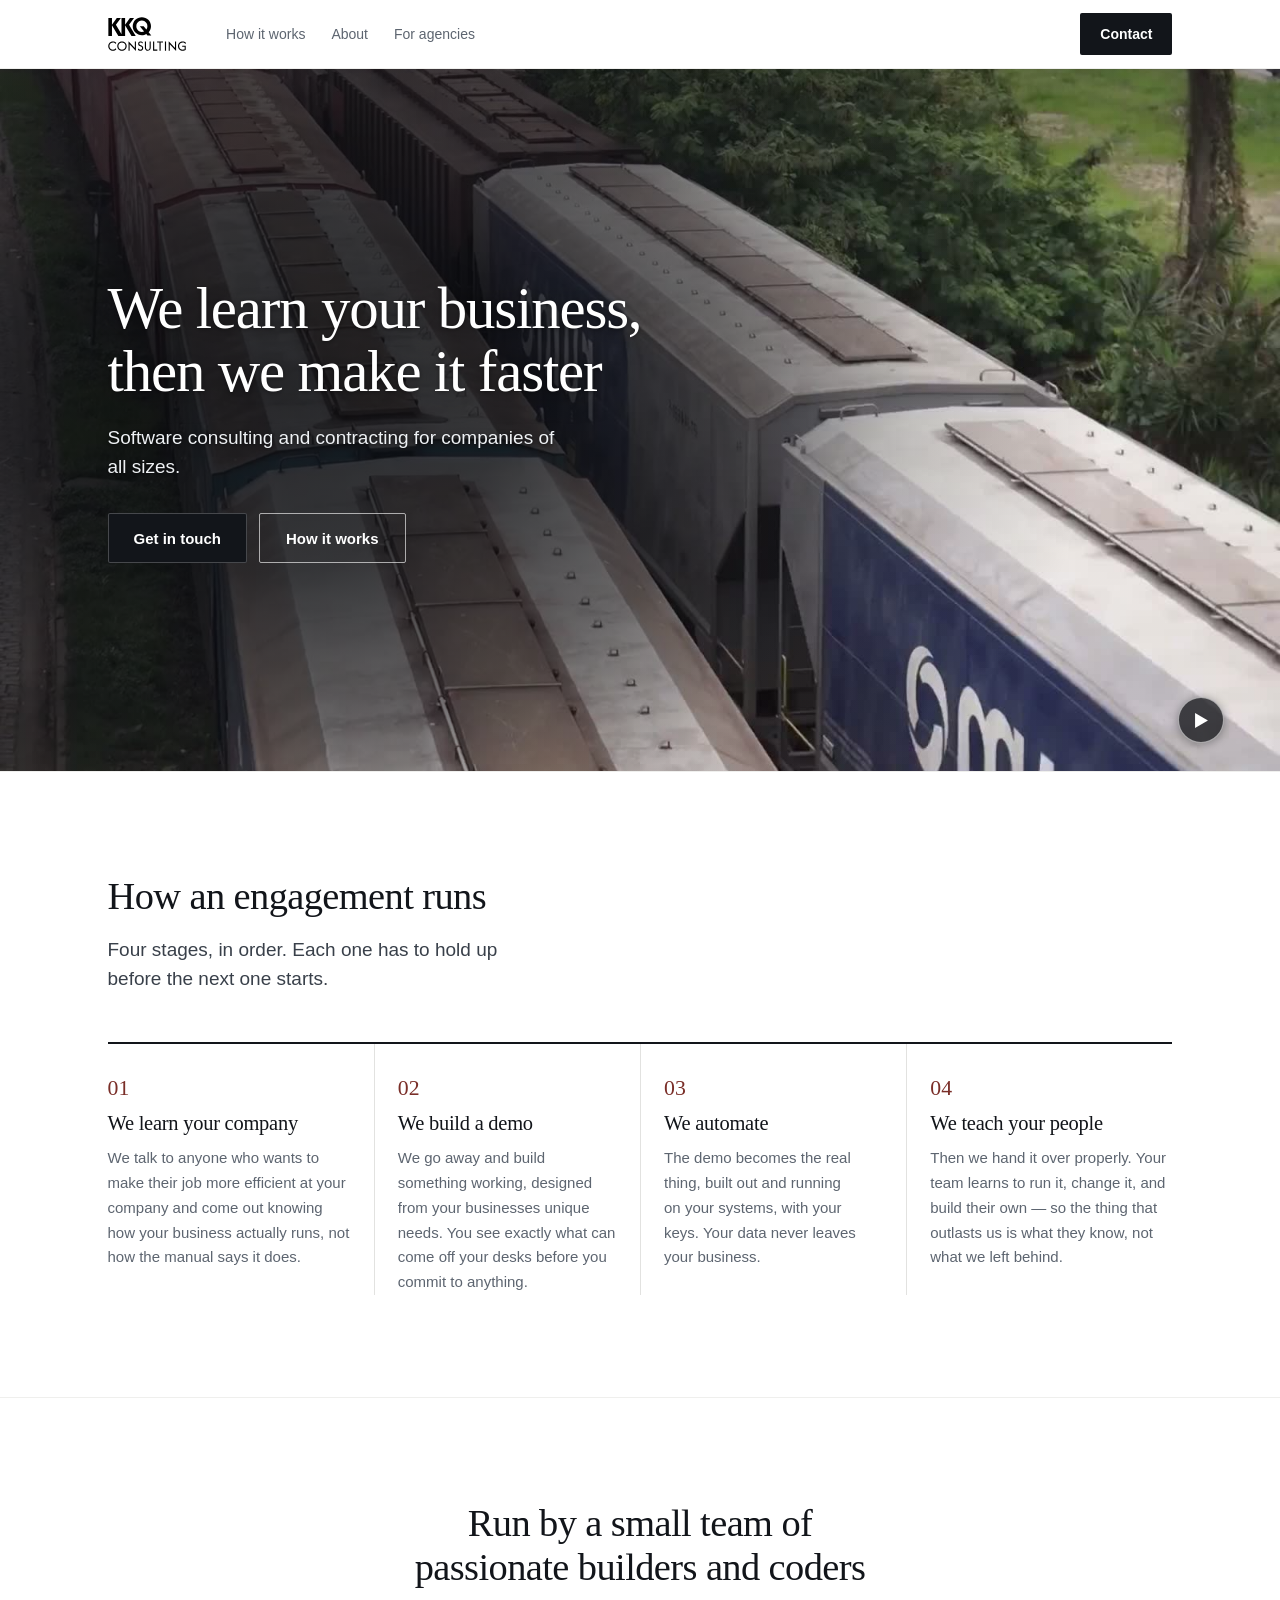
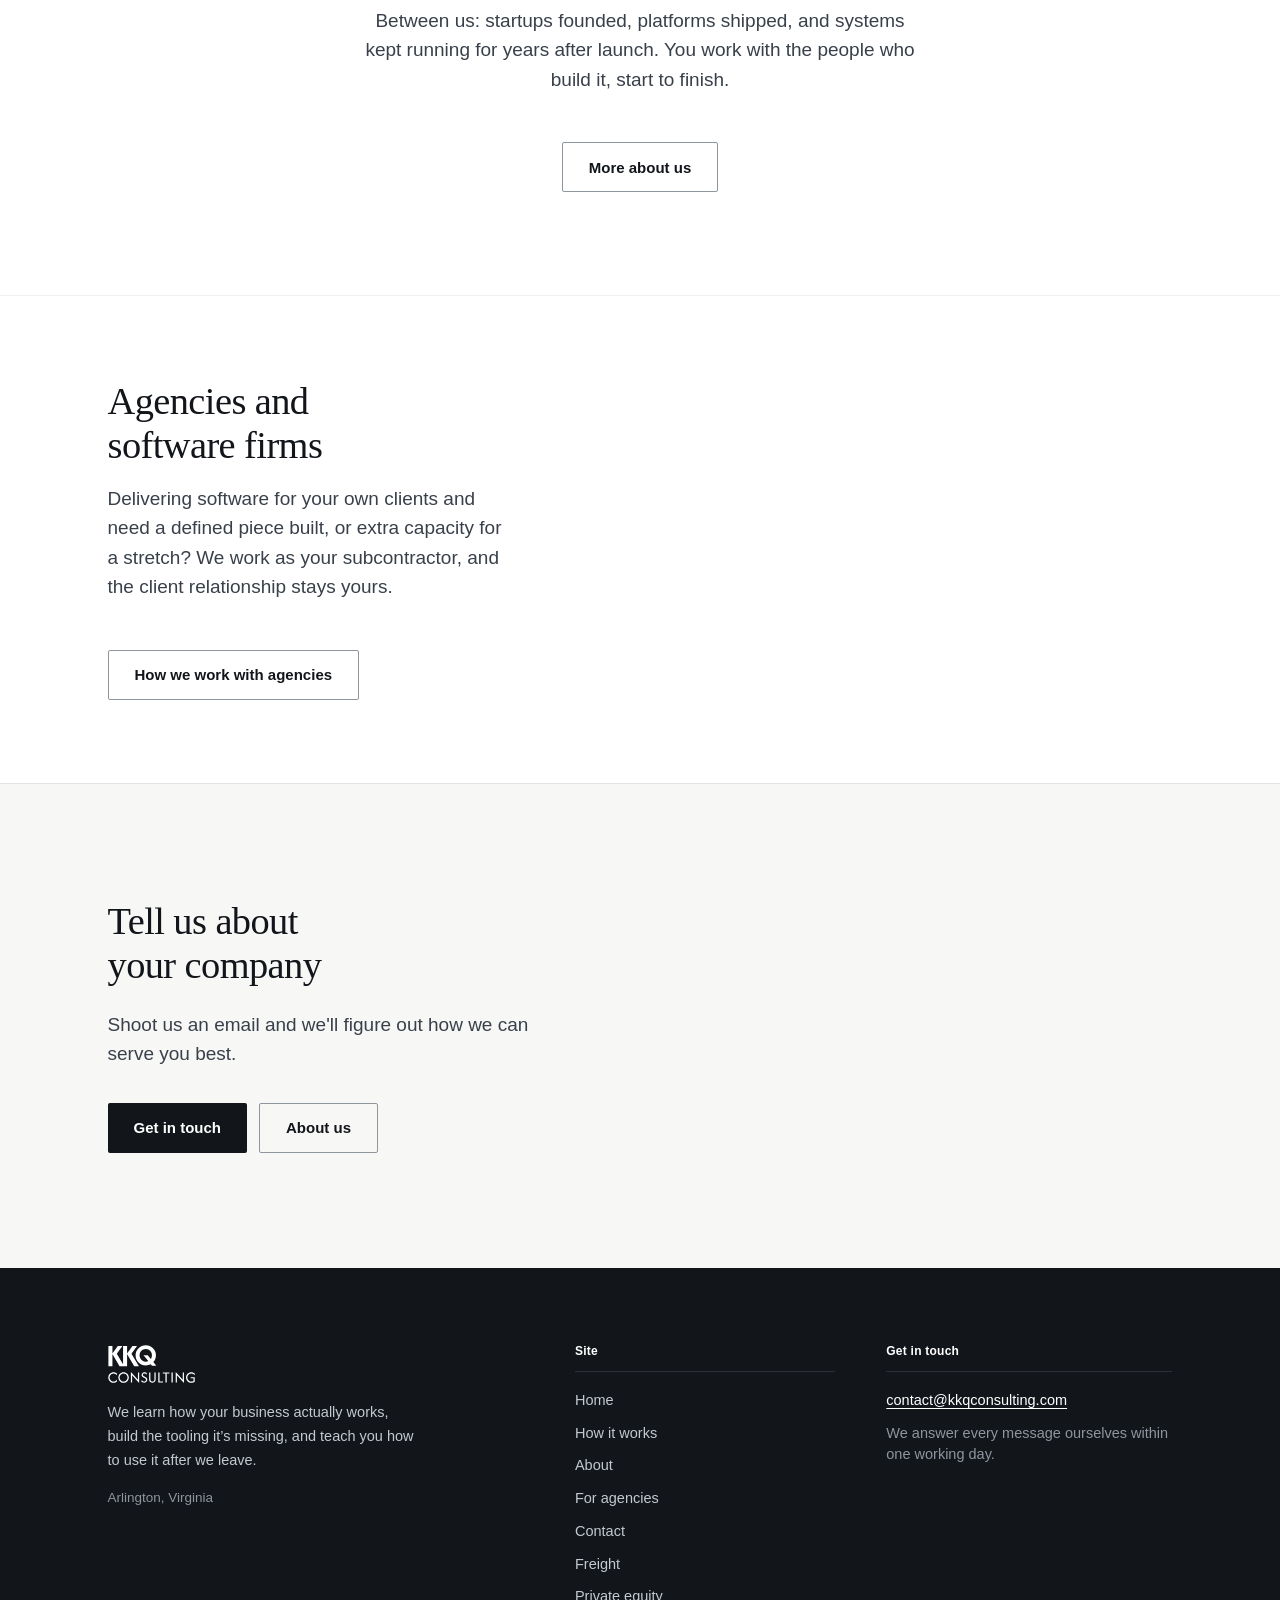
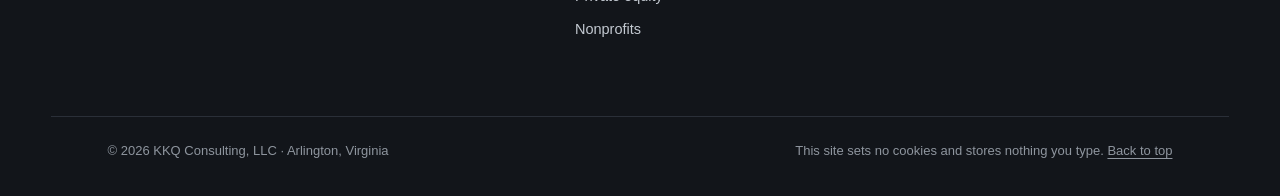
<file: index.html>
<!DOCTYPE html>
<html lang="en">
<head>
<meta charset="utf-8">
<meta name="viewport" content="width=device-width, initial-scale=1">
<title>Software Consulting &amp; Contracting | KKQ Consulting</title>
<meta name="description" content="Software consulting and contracting for companies of all sizes. We learn how your business runs, build what it needs, and hand it over to your people.">
<link rel="canonical" href="https://kkqconsulting.com/">
<link rel="stylesheet" href="/style.css">
<link rel="preload" as="image" href="/home-bg.jpg" fetchpriority="high">
<link rel="icon" href="/favicon.svg">
<link rel="apple-touch-icon" href="/apple-touch-icon.png">
<meta property="og:type" content="website">
<meta property="og:site_name" content="KKQ Consulting">
<meta property="og:title" content="Software Consulting &amp; Contracting | KKQ Consulting">
<meta property="og:description" content="Software consulting and contracting for companies of all sizes. We learn how your business runs, build what it needs, and hand it over to your people.">
<meta property="og:url" content="https://kkqconsulting.com/">
<meta property="og:image" content="https://kkqconsulting.com/og.png">
<meta property="og:image:type" content="image/png">
<meta property="og:image:width" content="1200">
<meta property="og:image:height" content="630">
<meta property="og:image:alt" content="KKQ Consulting wordmark in white on a near-black card, above the line: We learn your business, then we make it faster.">
<meta name="twitter:card" content="summary_large_image">
<script type="application/ld+json">
{
 "@context": "https://schema.org",
 "@graph": [
  {
   "@type": "Organization",
   "@id": "https://kkqconsulting.com/#organization",
   "name": "KKQ Consulting",
   "legalName": "KKQ Consulting, LLC",
   "url": "https://kkqconsulting.com/",
   "email": "contact@kkqconsulting.com",
   "description": "KKQ Consulting is a software consulting and contracting firm in Arlington, Virginia. We learn how a business actually runs, build the software it is missing on its own systems and keys, and teach its people to run it without us.",
   "logo": {
    "@type": "ImageObject",
    "@id": "https://kkqconsulting.com/#logo",
    "url": "https://kkqconsulting.com/brand-logo.png",
    "contentUrl": "https://kkqconsulting.com/brand-logo.png",
    "width": 1538,
    "height": 882,
    "caption": "KKQ Consulting"
   },
   "image": {
    "@id": "https://kkqconsulting.com/#logo"
   },
   "address": {
    "@type": "PostalAddress",
    "addressLocality": "Arlington",
    "addressRegion": "VA",
    "addressCountry": "US"
   },
   "areaServed": {
    "@type": "Country",
    "name": "United States"
   },
   "numberOfEmployees": {
    "@type": "QuantitativeValue",
    "value": 2
   },
   "knowsAbout": [
    "Software consulting",
    "Software contracting",
    "Business process automation",
    "Applied artificial intelligence",
    "Systems integration",
    "Custom internal tooling"
   ],
   "contactPoint": [
    {
     "@type": "ContactPoint",
     "contactType": "sales",
     "email": "contact@kkqconsulting.com",
     "url": "https://kkqconsulting.com/contact",
     "areaServed": "US",
     "availableLanguage": "English"
    }
   ]
  },
  {
   "@type": "WebSite",
   "@id": "https://kkqconsulting.com/#website",
   "url": "https://kkqconsulting.com/",
   "name": "KKQ Consulting",
   "publisher": {
    "@id": "https://kkqconsulting.com/#organization"
   },
   "inLanguage": "en-US"
  },
  {
   "@type": "WebPage",
   "@id": "https://kkqconsulting.com/#webpage",
   "url": "https://kkqconsulting.com/",
   "name": "Software Consulting & Contracting | KKQ Consulting",
   "isPartOf": {
    "@id": "https://kkqconsulting.com/#website"
   },
   "about": {
    "@id": "https://kkqconsulting.com/#organization"
   },
   "inLanguage": "en-US"
  }
 ]
}
</script>
</head>
<body>
<a class="skip" href="#main">Skip to content</a>

<nav><div class="nav-in">
  <a href="/" class="brand"><img src="/logoBlack.svg" alt="KKQ Consulting" width="65" height="28"></a>
  <div class="nav-links">
    <a href="/#how">How it works</a><a href="/about">About</a><a href="/agencies">For agencies</a>
  </div>
  <div class="nav-cta"><a href="/contact" class="btn btn-p">Contact</a></div>
</div></nav>

<main id="main">
<div id="top" class="hero-v">
  <video id="bg" muted loop playsinline preload="none"
         poster="/home-bg.jpg" disablepictureinpicture
         aria-hidden="true" tabindex="-1"
         data-src="/home-bg.mp4"></video>

  <div class="wrap">
    <h1>We learn your business, then we make it faster</h1>
    <p class="lede">Software consulting and contracting for companies of all sizes.</p>
    <div class="hero-btns">
      <a href="/contact" class="btn btn-p btn-lg">Get in touch</a>
      <a href="#how" class="btn btn-g btn-lg">How it works</a>
    </div>
  </div>

  <button type="button" class="vtoggle" id="vtoggle" data-paused="false"
          aria-label="Pause background video" title="Pause background video">
    <svg class="i-pause" viewBox="0 0 12 14" aria-hidden="true"><path d="M0 0h4v14H0zM8 0h4v14H8z"/></svg>
    <svg class="i-play" viewBox="0 0 12 14" aria-hidden="true"><path d="M0 0l12 7-12 7z"/></svg>
  </button>
</div>

<section id="how"><div class="wrap">
  <div class="head">
    <h2>How an engagement runs</h2>
    <p class="lede">Four stages, in order. Each one has to hold up before the next one starts.</p>
  </div>
  <ol class="steps steps-h">
    <li class="st">
      <span class="n">01</span>
      <h3>We learn your company</h3>
      <p>We talk to anyone who wants to make their job more efficient at your company and come out knowing how your business actually runs, not how the manual says it does.</p>
    </li>
    <li class="st">
      <span class="n">02</span>
      <h3>We build a demo</h3>
      <p>We go away and build something working, designed from your businesses unique needs. You see exactly what can come off your desks before you commit to anything.</p>
    </li>
    <li class="st">
      <span class="n">03</span>
      <h3>We automate</h3>
      <p>The demo becomes the real thing, built out and running on your systems, with your keys. Your data never leaves your business.</p>
    </li>
    <li class="st">
      <span class="n">04</span>
      <h3>We teach your people</h3>
      <p>Then we hand it over properly. Your team learns to run it, change it, and build their own — so the thing that outlasts us is what they know, not what we left behind.</p>
    </li>
  </ol>
</div></section>

<section id="who"><div class="wrap">
  <div class="head"><h2>Run by a small team of passionate builders and coders</h2>
    <p class="lede">Between us: startups founded, platforms shipped, and systems kept running for years after launch. You work with the people who build it, start to finish.</p></div>
  <div class="hero-btns">
    <a class="btn btn-g btn-lg" href="/about">More about us</a>
  </div>
</div></section>

<section id="agencies"><div class="wrap">
  <div class="head"><h2>Agencies and software firms</h2>
    <p class="lede">Delivering software for your own clients and need a defined piece built, or extra capacity for a stretch? We work as your subcontractor, and the client relationship stays yours.</p></div>
  <div class="hero-btns">
    <a class="btn btn-g btn-lg" href="/agencies">How we work with agencies</a>
  </div>
</div></section>

<section class="cta" id="contact"><div class="wrap">
  <h2>Tell us about your company</h2>
  <p class="lede">Shoot us an email and we'll figure out how we can serve you best.</p>
  <div class="hero-btns">
    <a class="btn btn-p btn-lg" href="/contact">Get in touch</a>
    <a class="btn btn-g btn-lg" href="/about">About us</a>
  </div>
</div></section>
</main>

<footer>
  <div class="wrap f-top">
    <div class="f-about">
      <a href="/" class="brand"><img src="/logoWhite.svg" alt="KKQ Consulting" width="65" height="28" loading="lazy"></a>
      <p>We learn how your business actually works, build the tooling it’s missing, and teach you how to use it after we leave.</p>
      <p class="f-loc">Arlington, Virginia</p>
    </div>

    <nav class="f-col" aria-label="Footer">
      <h2>Site</h2>
      <ul>
        <li><a href="/">Home</a></li>
        <li><a href="/#how">How it works</a></li>
        <li><a href="/about">About</a></li>
        <li><a href="/agencies">For agencies</a></li>
        <li><a href="/contact">Contact</a></li>
        <li><a href="https://freight.kkqconsulting.com/">Freight</a></li>
        <li><a href="https://pe.kkqconsulting.com/">Private equity</a></li>
        <li><a href="https://ngo.kkqconsulting.com/">Nonprofits</a></li>
      </ul>
    </nav>

    <div class="f-col">
      <h2>Get in touch</h2>
      <ul class="f-contact">
        <li><a href="mailto:contact@kkqconsulting.com">contact@kkqconsulting.com</a></li>
        <li>We answer every message ourselves within one working day.</li>
      </ul>
    </div>
  </div>

  <div class="wrap f-bot">
    <p>&copy; 2026 KKQ Consulting, LLC &middot; Arlington, Virginia</p>
    <p>This site sets no cookies and stores nothing you type. <a href="#top">Back to top</a></p>
  </div>
</footer>

<script>
(function () {
  var v = document.getElementById('bg');
  var btn = document.getElementById('vtoggle');
  if (!v || !btn) return;

  var lockRate = function () { if (v.playbackRate !== 1) v.playbackRate = 1; };
  v.addEventListener('ratechange', lockRate);
  lockRate();

  var sync = function (paused) {
    btn.setAttribute('data-paused', paused ? 'true' : 'false');
    var label = (paused ? 'Play' : 'Pause') + ' background video';
    btn.setAttribute('aria-label', label);
    btn.setAttribute('title', label);
  };
  v.addEventListener('play', function () { sync(false); });
  v.addEventListener('pause', function () { sync(true); });
  // A control for something that cannot play is worse than no control: if the
  // source fails, drop the button and leave the poster as the backdrop.
  v.addEventListener('error', function () { btn.hidden = true; });

  // The source is attached on demand so the clip stays out of the LCP window.
  var loaded = false;
  var load = function () {
    if (loaded) return;
    loaded = true;
    v.src = v.getAttribute('data-src');
    v.preload = 'auto';
    v.load();
  };
  var start = function () {
    load();
    var p = v.play();
    if (p && p.catch) p.catch(function () { sync(true); });
  };

  var conn    = navigator.connection || {};
  var calm    = window.matchMedia('(prefers-reduced-motion: reduce)').matches;
  var thrifty = conn.saveData === true;
  var small   = window.matchMedia('(max-width: 820px)').matches;
  var slow    = /(^|-)2g$/.test(conn.effectiveType || '');

  if (calm || thrifty || small || slow) {
    sync(true);
  } else if (document.readyState === 'complete') {
    start();
  } else {
    window.addEventListener('load', start, { once: true });
  }

  btn.addEventListener('click', function () {
    if (v.paused) { start(); } else { v.pause(); }
  });
})();
</script>
</body>
</html>
</file>
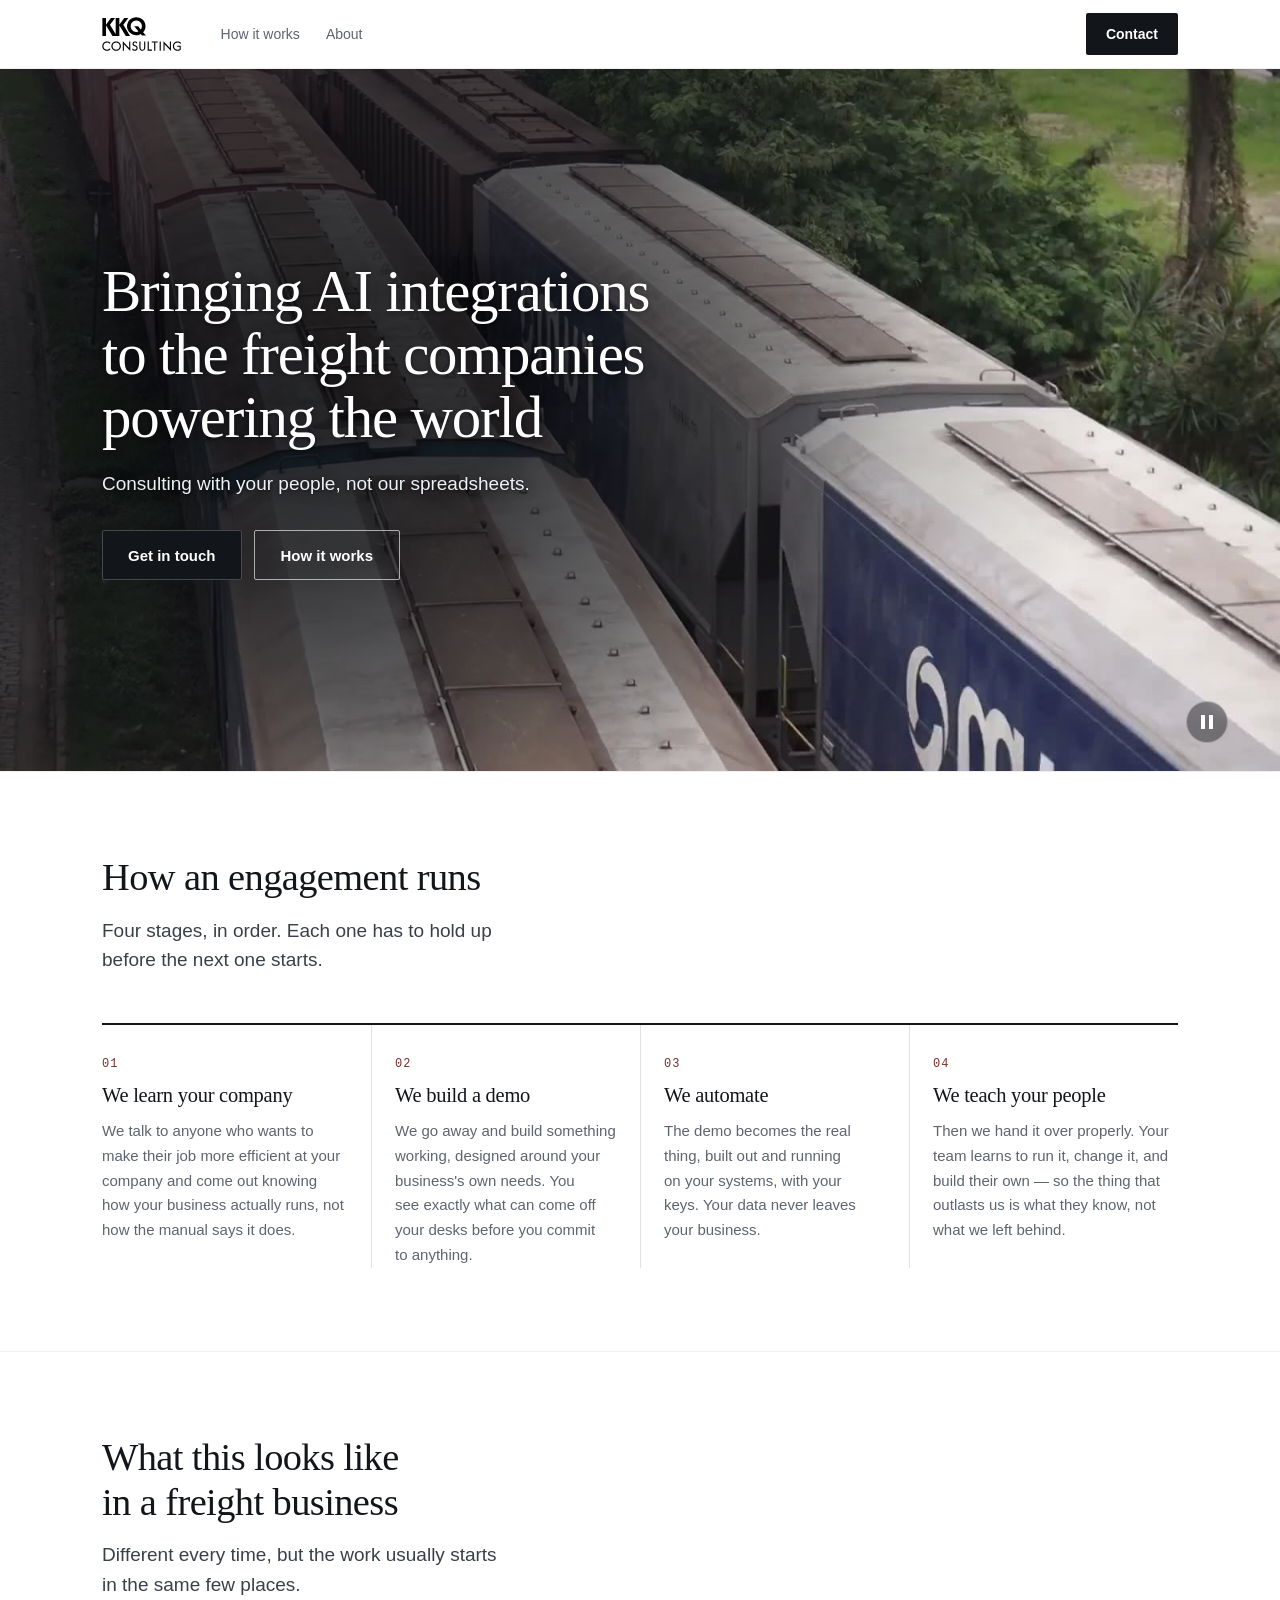
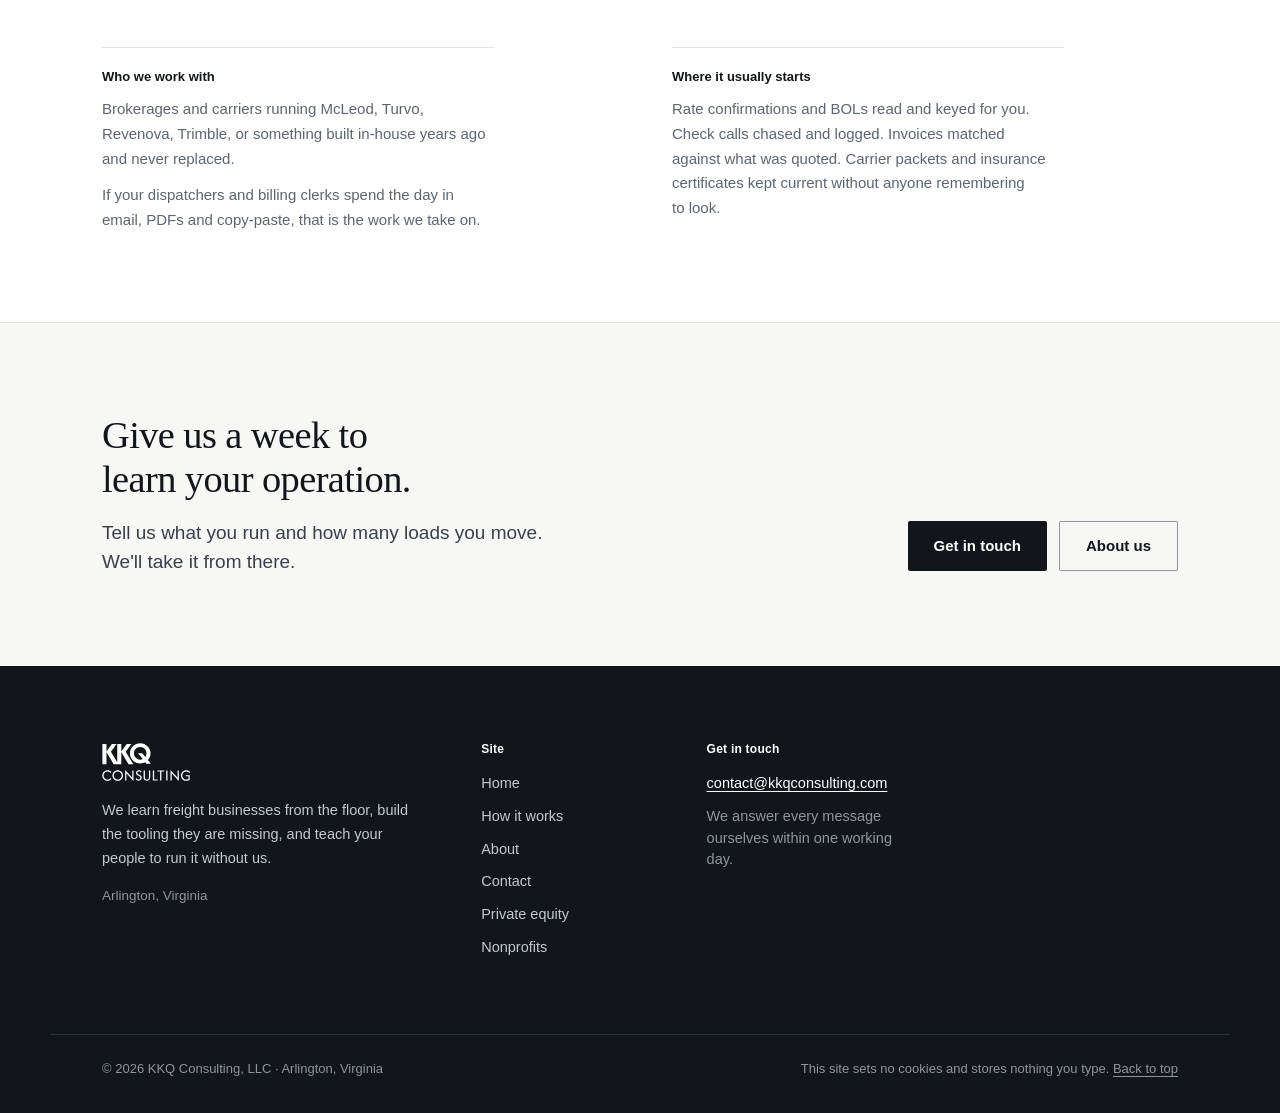
<file: Freight/index.html>
<!DOCTYPE html>
<html lang="en">
<head>
<meta charset="utf-8">
<meta name="viewport" content="width=device-width, initial-scale=1">
<title>KKQ Consulting — AI integrations for freight</title>
<meta name="description" content="We learn how your freight business actually runs, build a working demo, automate it, and teach your people to run it without us.">
<link rel="canonical" href="https://freight.kkqconsulting.com/">
<link rel="stylesheet" href="style.css">
<link rel="preload" as="image" href="freight-bg.jpg">
<link rel="icon" href="/favicon.svg">
<meta property="og:type" content="website">
<meta property="og:site_name" content="KKQ Consulting">
<meta property="og:title" content="KKQ Consulting — AI integrations for freight">
<meta property="og:description" content="We learn how your freight business actually runs, build a working demo, automate it, and teach your people to run it without us.">
<meta property="og:url" content="https://freight.kkqconsulting.com/">
<meta property="og:image" content="https://kkqconsulting.com/og.png">
<meta name="twitter:card" content="summary_large_image">
</head>
<body>
<a class="skip" href="#main">Skip to content</a>

<nav><div class="nav-in">
  <a href="/" class="brand"><img src="/logoBlack.svg" alt="KKQ Consulting" width="65" height="28"></a>
  <div class="nav-links">
    <a href="#how">How it works</a><a href="https://kkqconsulting.com/about">About</a>
  </div>
  <div class="nav-cta"><a href="https://kkqconsulting.com/contact" class="btn btn-p">Contact</a></div>
</div></nav>

<main id="main">
<div id="top" class="hero-v">
  <video id="bg" muted loop playsinline preload="auto"
         poster="freight-bg.jpg" disablepictureinpicture
         aria-hidden="true" tabindex="-1">
    <source src="freight-bg.mp4" type="video/mp4">
  </video>

  <div class="wrap">
    <h1>Bringing AI integrations to the freight companies powering the world</h1>
    <p class="lede">Consulting with your people, not our spreadsheets.</p>
    <div class="hero-btns">
      <a href="https://kkqconsulting.com/contact" class="btn btn-p btn-lg">Get in touch</a>
      <a href="#how" class="btn btn-g btn-lg">How it works</a>
    </div>
  </div>

  <button type="button" class="vtoggle" id="vtoggle" data-paused="false"
          aria-label="Pause background video" title="Pause background video">
    <svg class="i-pause" viewBox="0 0 12 14" aria-hidden="true"><path d="M0 0h4v14H0zM8 0h4v14H8z"/></svg>
    <svg class="i-play" viewBox="0 0 12 14" aria-hidden="true"><path d="M0 0l12 7-12 7z"/></svg>
  </button>
</div>

<section id="how"><div class="wrap">
  <div class="head">
    <h2>How an engagement runs</h2>
    <p class="lede">Four stages, in order. Each one has to hold up before the next one starts.</p>
  </div>
  <ol class="steps steps-h">
    <li class="st">
      <span class="n">01</span>
      <h3>We learn your company</h3>
      <p>We talk to anyone who wants to make their job more efficient at your company and come out knowing how your business actually runs, not how the manual says it does.</p>
    </li>
    <li class="st">
      <span class="n">02</span>
      <h3>We build a demo</h3>
      <p>We go away and build something working, designed around your business's own needs. You see exactly what can come off your desks before you commit to anything.</p>
    </li>
    <li class="st">
      <span class="n">03</span>
      <h3>We automate</h3>
      <p>The demo becomes the real thing, built out and running on your systems, with your keys. Your data never leaves your business.</p>
    </li>
    <li class="st">
      <span class="n">04</span>
      <h3>We teach your people</h3>
      <p>Then we hand it over properly. Your team learns to run it, change it, and build their own — so the thing that outlasts us is what they know, not what we left behind.</p>
    </li>
  </ol>
</div></section>

<section id="work"><div class="wrap">
  <div class="head">
    <h2>What this looks like in a freight business</h2>
    <p class="lede">Different every time, but the work usually starts in the same few places.</p>
  </div>
  <div class="pair">
    <div class="hero-side">
      <h2>Who we work with</h2>
      <p>Brokerages and carriers running McLeod, Turvo, Revenova, Trimble, or something built in-house years ago and never replaced.</p>
      <p>If your dispatchers and billing clerks spend the day in email, PDFs and copy-paste, that is the work we take on.</p>
    </div>
    <div class="hero-side">
      <h2>Where it usually starts</h2>
      <p>Rate confirmations and BOLs read and keyed for you. Check calls chased and logged. Invoices matched against what was quoted. Carrier packets and insurance certificates kept current without anyone remembering to look.</p>
    </div>
  </div>
</div></section>

<section class="cta" id="contact"><div class="wrap cta-in">
  <div>
    <h2>Give us a week to learn your operation.</h2>
    <p class="lede">Tell us what you run and how many loads you move. We'll take it from there.</p>
  </div>
  <div class="hero-btns">
    <a class="btn btn-p btn-lg" href="https://kkqconsulting.com/contact">Get in touch</a>
    <a class="btn btn-g btn-lg" href="https://kkqconsulting.com/about">About us</a>
  </div>
</div></section>
</main>

<footer>
  <div class="wrap f-top">
    <div class="f-about">
      <a href="/" class="brand"><img src="/logoWhite.svg" alt="KKQ Consulting" width="65" height="28"></a>
      <p>We learn freight businesses from the floor, build the tooling they are missing, and teach your people to run it without us.</p>
      <p class="f-loc">Arlington, Virginia</p>
    </div>

    <nav class="f-col" aria-label="Footer">
      <h2>Site</h2>
      <ul>
        <li><a href="https://kkqconsulting.com/">Home</a></li>
        <li><a href="#how">How it works</a></li>
        <li><a href="https://kkqconsulting.com/about">About</a></li>
        <li><a href="https://kkqconsulting.com/contact">Contact</a></li>
        <li><a href="https://pe.kkqconsulting.com/">Private equity</a></li>
        <li><a href="https://ngo.kkqconsulting.com/">Nonprofits</a></li>
      </ul>
    </nav>

    <div class="f-col">
      <h2>Get in touch</h2>
      <ul class="f-contact">
        <li><a href="mailto:contact@kkqconsulting.com">contact@kkqconsulting.com</a></li>
        <li>We answer every message ourselves within one working day.</li>
      </ul>
    </div>
  </div>

  <div class="wrap f-bot">
    <p>&copy; 2026 KKQ Consulting, LLC &middot; Arlington, Virginia</p>
    <p>This site sets no cookies and stores nothing you type. <a href="#top">Back to top</a></p>
  </div>
</footer>

<script>
(function () {
  var v = document.getElementById('bg');
  var btn = document.getElementById('vtoggle');
  if (!v || !btn) return;

  // Constant 1x loop. Set explicitly so the rate never inherits from elsewhere.
  var lockRate = function () { if (v.playbackRate !== 1) v.playbackRate = 1; };
  v.addEventListener('ratechange', lockRate);
  lockRate();

  var sync = function (paused) {
    btn.setAttribute('data-paused', paused ? 'true' : 'false');
    var label = (paused ? 'Play' : 'Pause') + ' background video';
    btn.setAttribute('aria-label', label);
    btn.setAttribute('title', label);
  };
  v.addEventListener('play', function () { sync(false); });
  v.addEventListener('pause', function () { sync(true); });

  var start = function () {
    var p = v.play();
    // Autoplay can still be refused (low power mode, data saver). Reflect reality.
    if (p && p.catch) p.catch(function () { sync(true); });
  };

  // Hold back on reduced motion or Data Saver: show the poster and let the
  // button opt in, rather than spending someone's data on decoration.
  var calm = window.matchMedia('(prefers-reduced-motion: reduce)').matches;
  var thrifty = (navigator.connection || {}).saveData === true;
  if (calm || thrifty) { sync(true); } else { start(); }

  btn.addEventListener('click', function () {
    if (v.paused) { start(); } else { v.pause(); }
  });
})();
</script>
</body>
</html>
</file>
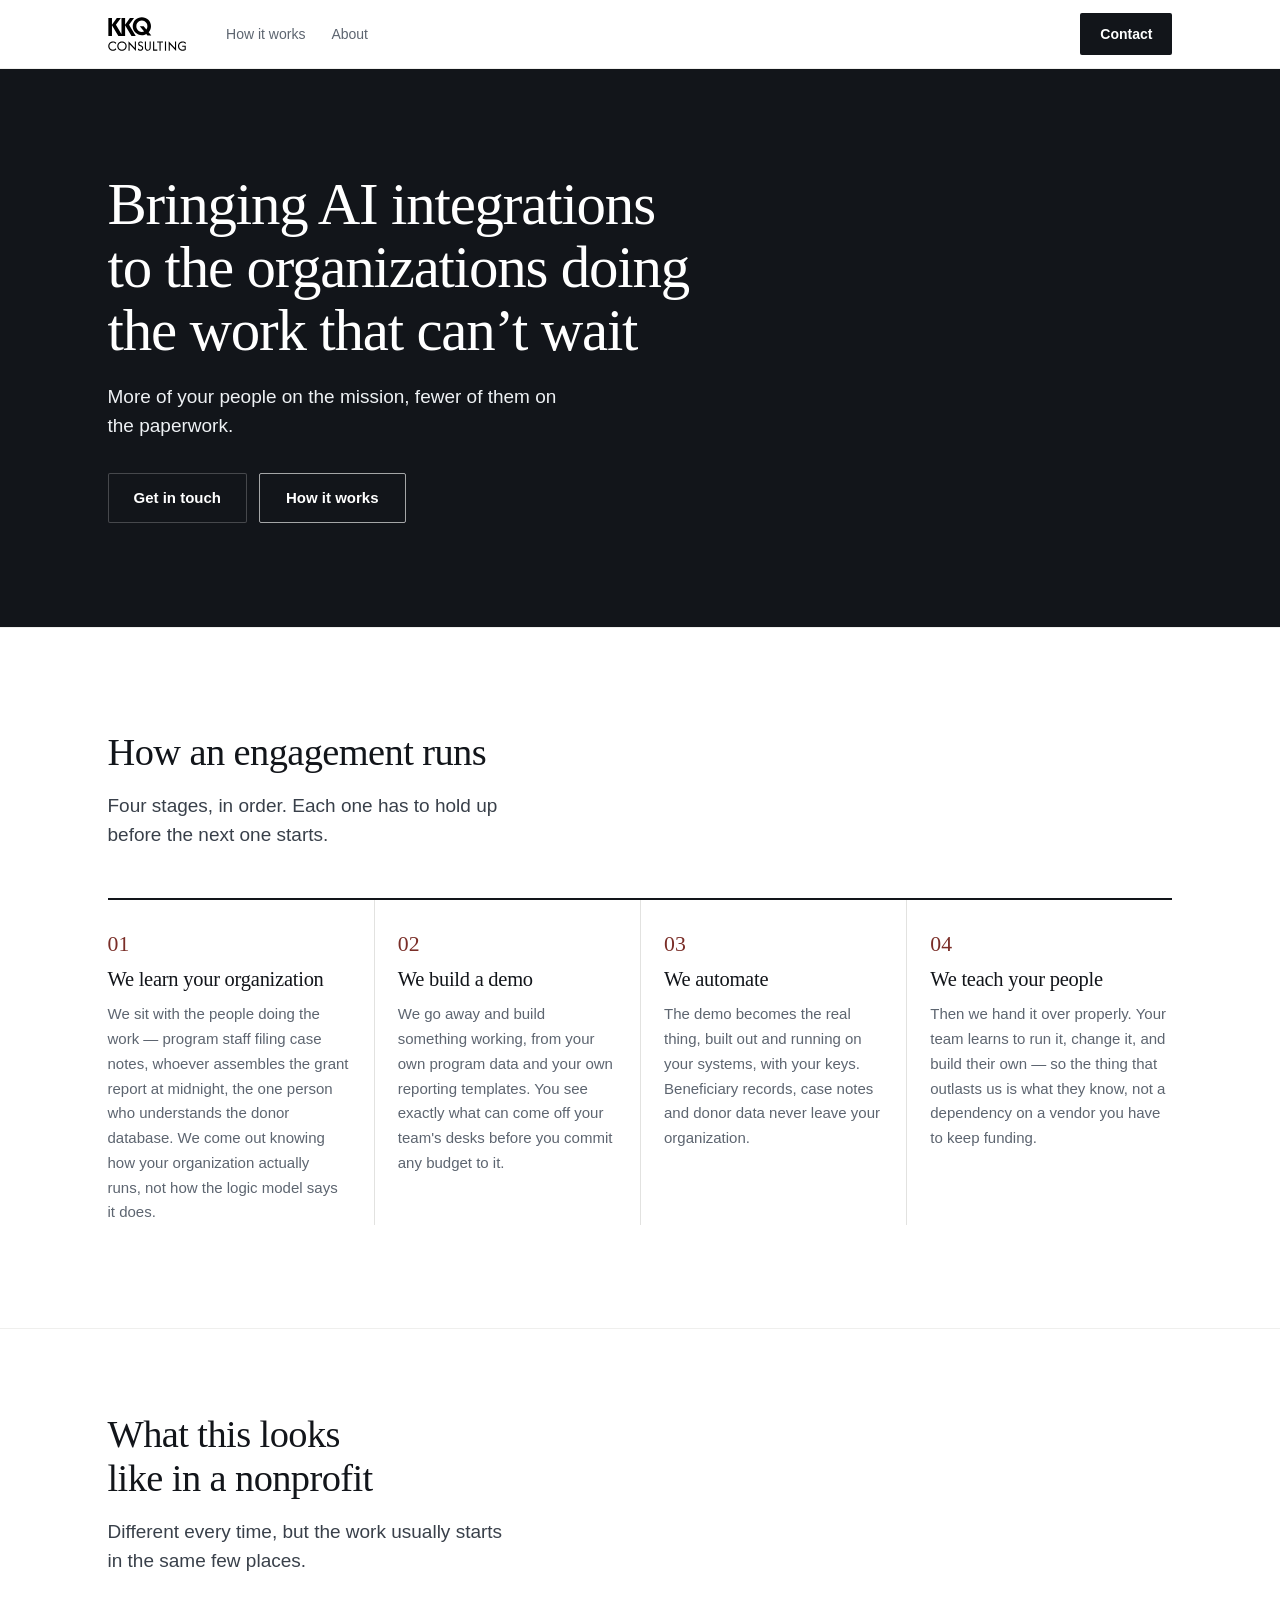
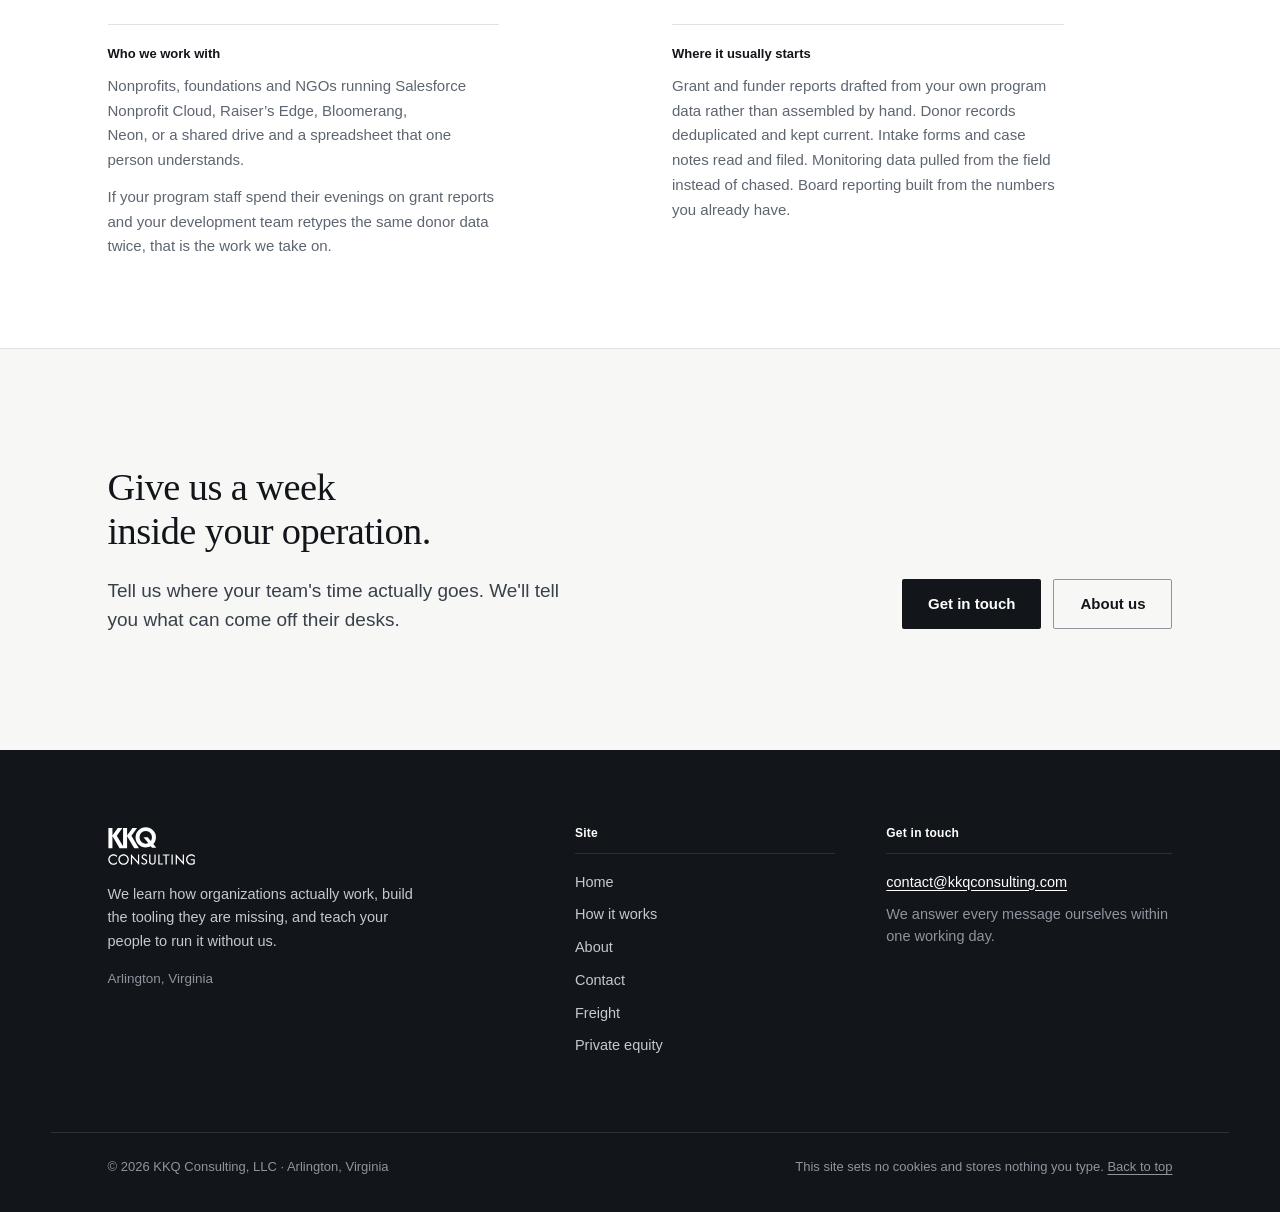
<file: NGO/index.html>
<!DOCTYPE html>
<html lang="en">
<head>
<meta charset="utf-8">
<meta name="viewport" content="width=device-width, initial-scale=1">
<title>AI Automation for Nonprofits & NGOs | KKQ Consulting</title>
<meta name="description" content="Automation for nonprofits and NGOs: grant reports drafted from your own program data, donor records kept current, intake and case notes filed — on your systems.">
<link rel="canonical" href="https://ngo.kkqconsulting.com/">
<link rel="stylesheet" href="style.css">
<link rel="icon" href="/favicon.svg">
<link rel="apple-touch-icon" href="/apple-touch-icon.png">
<meta property="og:type" content="website">
<meta property="og:site_name" content="KKQ Consulting">
<meta property="og:title" content="AI Automation for Nonprofits & NGOs | KKQ Consulting">
<meta property="og:description" content="Automation for nonprofits and NGOs: grant reports drafted from your own program data, donor records kept current, intake and case notes filed — on your systems.">
<meta property="og:url" content="https://ngo.kkqconsulting.com/">
<meta property="og:image" content="https://ngo.kkqconsulting.com/og.png">
<meta property="og:image:type" content="image/png">
<meta property="og:image:width" content="1200">
<meta property="og:image:height" content="630">
<meta property="og:image:alt" content="KKQ Consulting wordmark in white on a near-black card, above the line: AI automation for nonprofits and NGOs.">
<meta name="twitter:card" content="summary_large_image">
<script type="application/ld+json">
{
 "@context": "https://schema.org",
 "@graph": [
  {
   "@type": "Organization",
   "@id": "https://kkqconsulting.com/#organization",
   "name": "KKQ Consulting",
   "legalName": "KKQ Consulting, LLC",
   "url": "https://kkqconsulting.com/",
   "email": "contact@kkqconsulting.com",
   "description": "KKQ Consulting is a two-person consultancy in Arlington, Virginia. We learn how freight companies and private equity firms actually run, build the automation they are missing on their own systems and keys, and teach their people to run it without us.",
   "logo": {
    "@type": "ImageObject",
    "@id": "https://kkqconsulting.com/#logo",
    "url": "https://kkqconsulting.com/brand-logo.png",
    "contentUrl": "https://kkqconsulting.com/brand-logo.png",
    "width": 1538,
    "height": 882,
    "caption": "KKQ Consulting"
   },
   "image": {
    "@id": "https://kkqconsulting.com/#logo"
   },
   "address": {
    "@type": "PostalAddress",
    "addressLocality": "Arlington",
    "addressRegion": "VA",
    "addressCountry": "US"
   },
   "areaServed": {
    "@type": "Country",
    "name": "United States"
   },
   "numberOfEmployees": {
    "@type": "QuantitativeValue",
    "value": 2
   },
   "knowsAbout": [
    "Freight brokerage operations",
    "Transportation management systems",
    "Business process automation",
    "Applied artificial intelligence",
    "Private equity deal operations",
    "Portfolio company reporting"
   ],
   "contactPoint": [
    {
     "@type": "ContactPoint",
     "contactType": "sales",
     "email": "contact@kkqconsulting.com",
     "url": "https://kkqconsulting.com/contact",
     "areaServed": "US",
     "availableLanguage": "English"
    }
   ]
  },
  {
   "@type": "WebSite",
   "@id": "https://ngo.kkqconsulting.com/#website",
   "url": "https://ngo.kkqconsulting.com/",
   "name": "KKQ Consulting — Nonprofits",
   "publisher": {
    "@id": "https://kkqconsulting.com/#organization"
   },
   "inLanguage": "en-US"
  },
  {
   "@type": "WebPage",
   "@id": "https://ngo.kkqconsulting.com/#webpage",
   "url": "https://ngo.kkqconsulting.com/",
   "name": "AI automation for nonprofits and NGOs",
   "isPartOf": {
    "@id": "https://ngo.kkqconsulting.com/#website"
   },
   "mainEntity": {
    "@id": "https://ngo.kkqconsulting.com/#service"
   },
   "breadcrumb": {
    "@id": "https://ngo.kkqconsulting.com/#breadcrumb"
   },
   "inLanguage": "en-US"
  },
  {
   "@type": "BreadcrumbList",
   "@id": "https://ngo.kkqconsulting.com/#breadcrumb",
   "itemListElement": [
    {
     "@type": "ListItem",
     "position": 1,
     "name": "KKQ Consulting",
     "item": "https://kkqconsulting.com/"
    },
    {
     "@type": "ListItem",
     "position": 2,
     "name": "Nonprofits"
    }
   ]
  },
  {
   "@type": "Service",
   "@id": "https://ngo.kkqconsulting.com/#service",
   "name": "AI and automation consulting for nonprofits and NGOs",
   "url": "https://ngo.kkqconsulting.com/",
   "provider": {
    "@id": "https://kkqconsulting.com/#organization"
   },
   "description": "KKQ Consulting learns how a nonprofit actually runs its programs and reporting, builds a working demo from the organization's own data, automates it on the organization's own systems and keys so beneficiary information never leaves it, then trains the team to run and change it.",
   "serviceType": [
    "Nonprofit operations automation consulting",
    "Grant and funder report drafting from program data",
    "Donor record deduplication and CRM hygiene",
    "Intake form and case note processing",
    "Monitoring and evaluation data collection",
    "Board and impact reporting automation"
   ],
   "areaServed": {
    "@type": "Country",
    "name": "United States"
   },
   "audience": {
    "@type": "BusinessAudience",
    "name": "Nonprofits, foundations and NGOs",
    "audienceType": "Nonprofits, foundations and NGOs running Salesforce Nonprofit Cloud, Raiser’s Edge, Bloomerang, Neon or in-house systems"
   }
  }
 ]
}
</script>
</head>
<body>
<a class="skip" href="#main">Skip to content</a>

<nav><div class="nav-in">
  <a href="/" class="brand"><img src="/logoBlack.svg" alt="KKQ Consulting" width="65" height="28"></a>
  <div class="nav-links">
    <a href="#how">How it works</a><a href="https://kkqconsulting.com/about">About</a>
  </div>
  <div class="nav-cta"><a href="https://kkqconsulting.com/contact" class="btn btn-p">Contact</a></div>
</div></nav>

<main id="main">
<!-- `plain` = no footage behind the type. To add a background clip: drop the
     `plain` class, put the <video> and the toggle button back in (see
     /Freight/index.html for the markup and the script), and add ngo-bg.mp4
     plus an ngo-bg.jpg poster to this folder. -->
<div id="top" class="hero-v plain"><div class="wrap">
  <h1>Bringing AI integrations to the organizations doing the work that can’t wait</h1>
  <p class="lede">More of your people on the mission, fewer of them on the paperwork.</p>
  <div class="hero-btns">
    <a href="https://kkqconsulting.com/contact" class="btn btn-p btn-lg">Get in touch</a>
    <a href="#how" class="btn btn-g btn-lg">How it works</a>
  </div>
</div></div>

<section id="how"><div class="wrap">
  <div class="head">
    <h2>How an engagement runs</h2>
    <p class="lede">Four stages, in order. Each one has to hold up before the next one starts.</p>
  </div>
  <ol class="steps steps-h">
    <li class="st">
      <span class="n">01</span>
      <h3>We learn your organization</h3>
      <p>We sit with the people doing the work — program staff filing case notes, whoever assembles the grant report at midnight, the one person who understands the donor database. We come out knowing how your organization actually runs, not how the logic model says it does.</p>
    </li>
    <li class="st">
      <span class="n">02</span>
      <h3>We build a demo</h3>
      <p>We go away and build something working, from your own program data and your own reporting templates. You see exactly what can come off your team's desks before you commit any budget to it.</p>
    </li>
    <li class="st">
      <span class="n">03</span>
      <h3>We automate</h3>
      <p>The demo becomes the real thing, built out and running on your systems, with your keys. Beneficiary records, case notes and donor data never leave your organization.</p>
    </li>
    <li class="st">
      <span class="n">04</span>
      <h3>We teach your people</h3>
      <p>Then we hand it over properly. Your team learns to run it, change it, and build their own — so the thing that outlasts us is what they know, not a dependency on a vendor you have to keep funding.</p>
    </li>
  </ol>
</div></section>

<section id="work"><div class="wrap">
  <div class="head">
    <h2>What this looks like in a nonprofit</h2>
    <p class="lede">Different every time, but the work usually starts in the same few places.</p>
  </div>
  <div class="pair">
    <div class="hero-side">
      <h3>Who we work with</h3>
      <p>Nonprofits, foundations and NGOs running Salesforce Nonprofit Cloud, Raiser’s Edge, Bloomerang, Neon, or a shared drive and a spreadsheet that one person understands.</p>
      <p>If your program staff spend their evenings on grant reports and your development team retypes the same donor data twice, that is the work we take on.</p>
    </div>
    <div class="hero-side">
      <h3>Where it usually starts</h3>
      <p>Grant and funder reports drafted from your own program data rather than assembled by hand. Donor records deduplicated and kept current. Intake forms and case notes read and filed. Monitoring data pulled from the field instead of chased. Board reporting built from the numbers you already have.</p>
    </div>
  </div>
</div></section>

<section class="cta" id="contact"><div class="wrap cta-in">
  <div>
    <h2>Give us a week inside your operation.</h2>
    <p class="lede">Tell us where your team's time actually goes. We'll tell you what can come off their desks.</p>
  </div>
  <div class="hero-btns">
    <a class="btn btn-p btn-lg" href="https://kkqconsulting.com/contact">Get in touch</a>
    <a class="btn btn-g btn-lg" href="https://kkqconsulting.com/about">About us</a>
  </div>
</div></section>
</main>

<footer>
  <div class="wrap f-top">
    <div class="f-about">
      <a href="/" class="brand"><img src="/logoWhite.svg" alt="KKQ Consulting" width="65" height="28" loading="lazy"></a>
      <p>We learn how organizations actually work, build the tooling they are missing, and teach your people to run it without us.</p>
      <p class="f-loc">Arlington, Virginia</p>
    </div>

    <nav class="f-col" aria-label="Footer">
      <h2>Site</h2>
      <ul>
        <li><a href="https://kkqconsulting.com/">Home</a></li>
        <li><a href="#how">How it works</a></li>
        <li><a href="https://kkqconsulting.com/about">About</a></li>
        <li><a href="https://kkqconsulting.com/contact">Contact</a></li>
        <li><a href="https://freight.kkqconsulting.com/">Freight</a></li>
        <li><a href="https://pe.kkqconsulting.com/">Private equity</a></li>
      </ul>
    </nav>

    <div class="f-col">
      <h2>Get in touch</h2>
      <ul class="f-contact">
        <li><a href="mailto:contact@kkqconsulting.com">contact@kkqconsulting.com</a></li>
        <li>We answer every message ourselves within one working day.</li>
      </ul>
    </div>
  </div>

  <div class="wrap f-bot">
    <p>&copy; 2026 KKQ Consulting, LLC &middot; Arlington, Virginia</p>
    <p>This site sets no cookies and stores nothing you type. <a href="#top">Back to top</a></p>
  </div>
</footer>
</body>
</html>
</file>
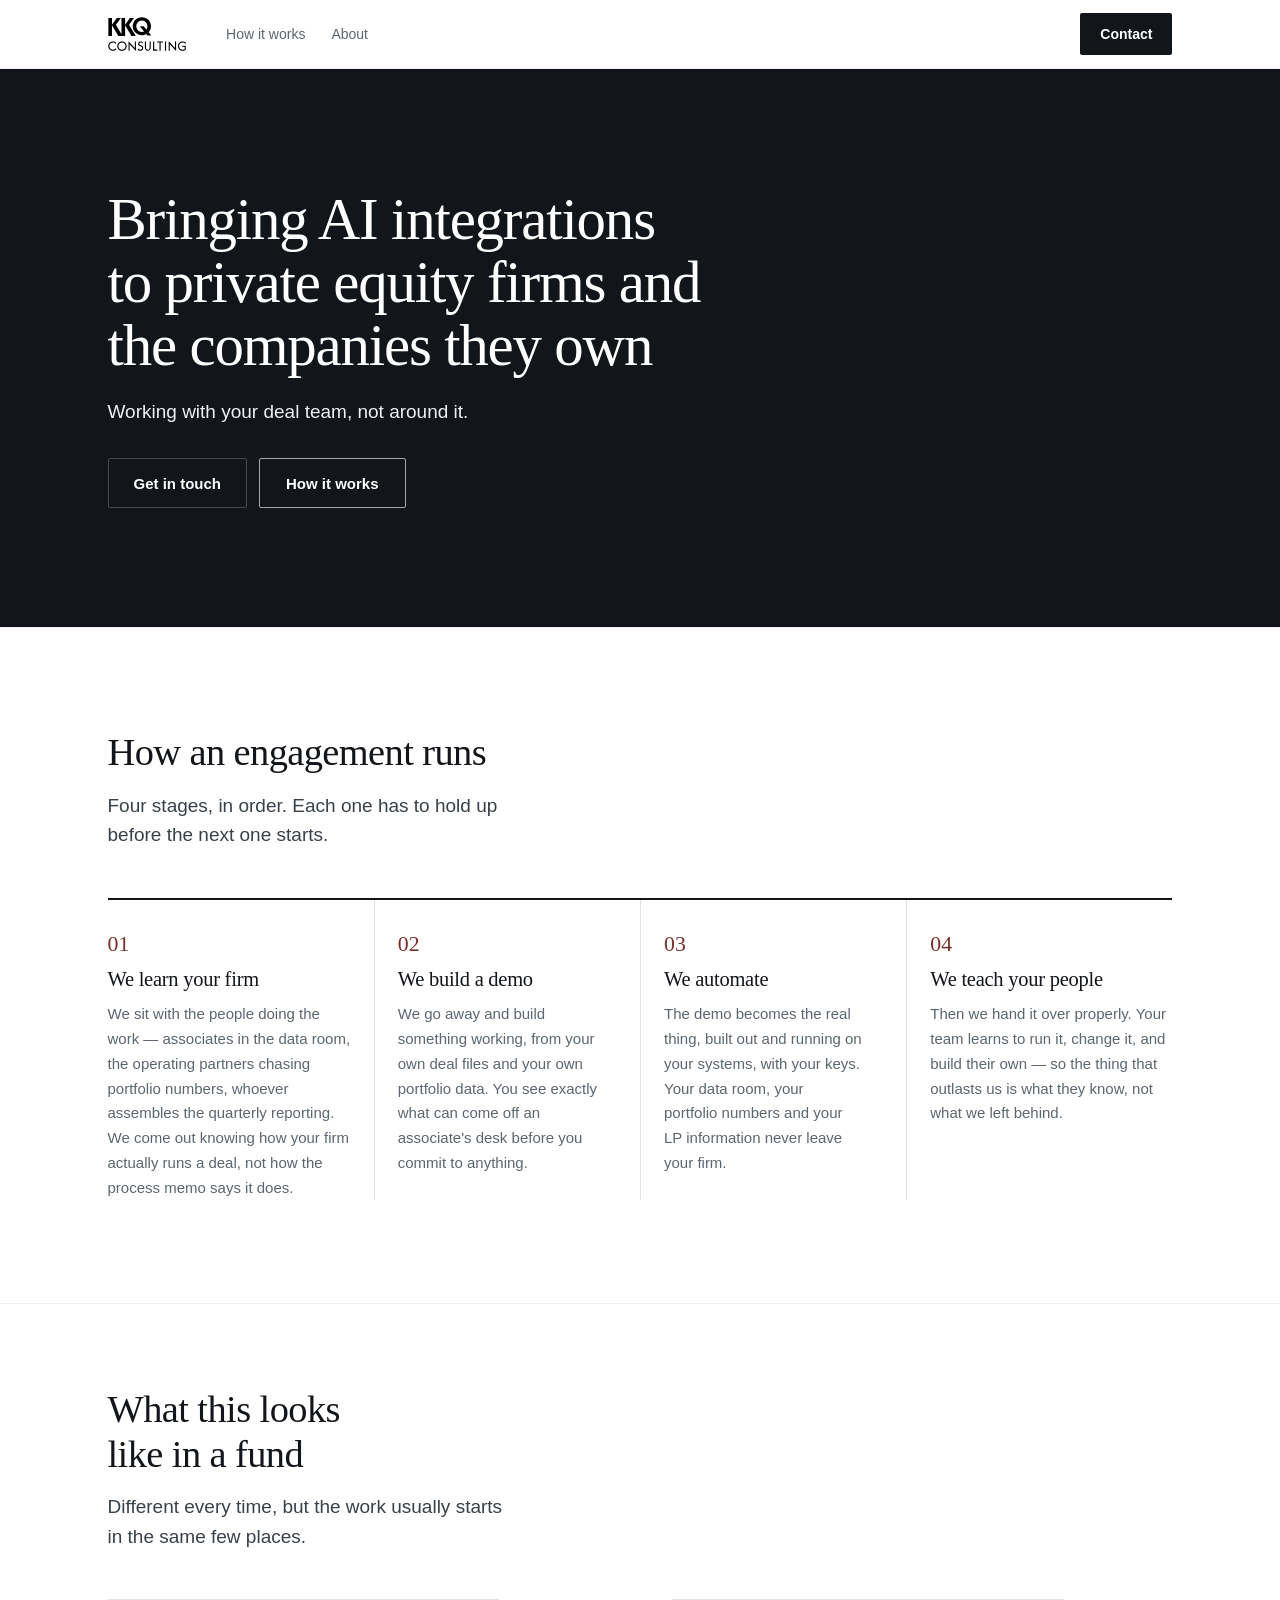
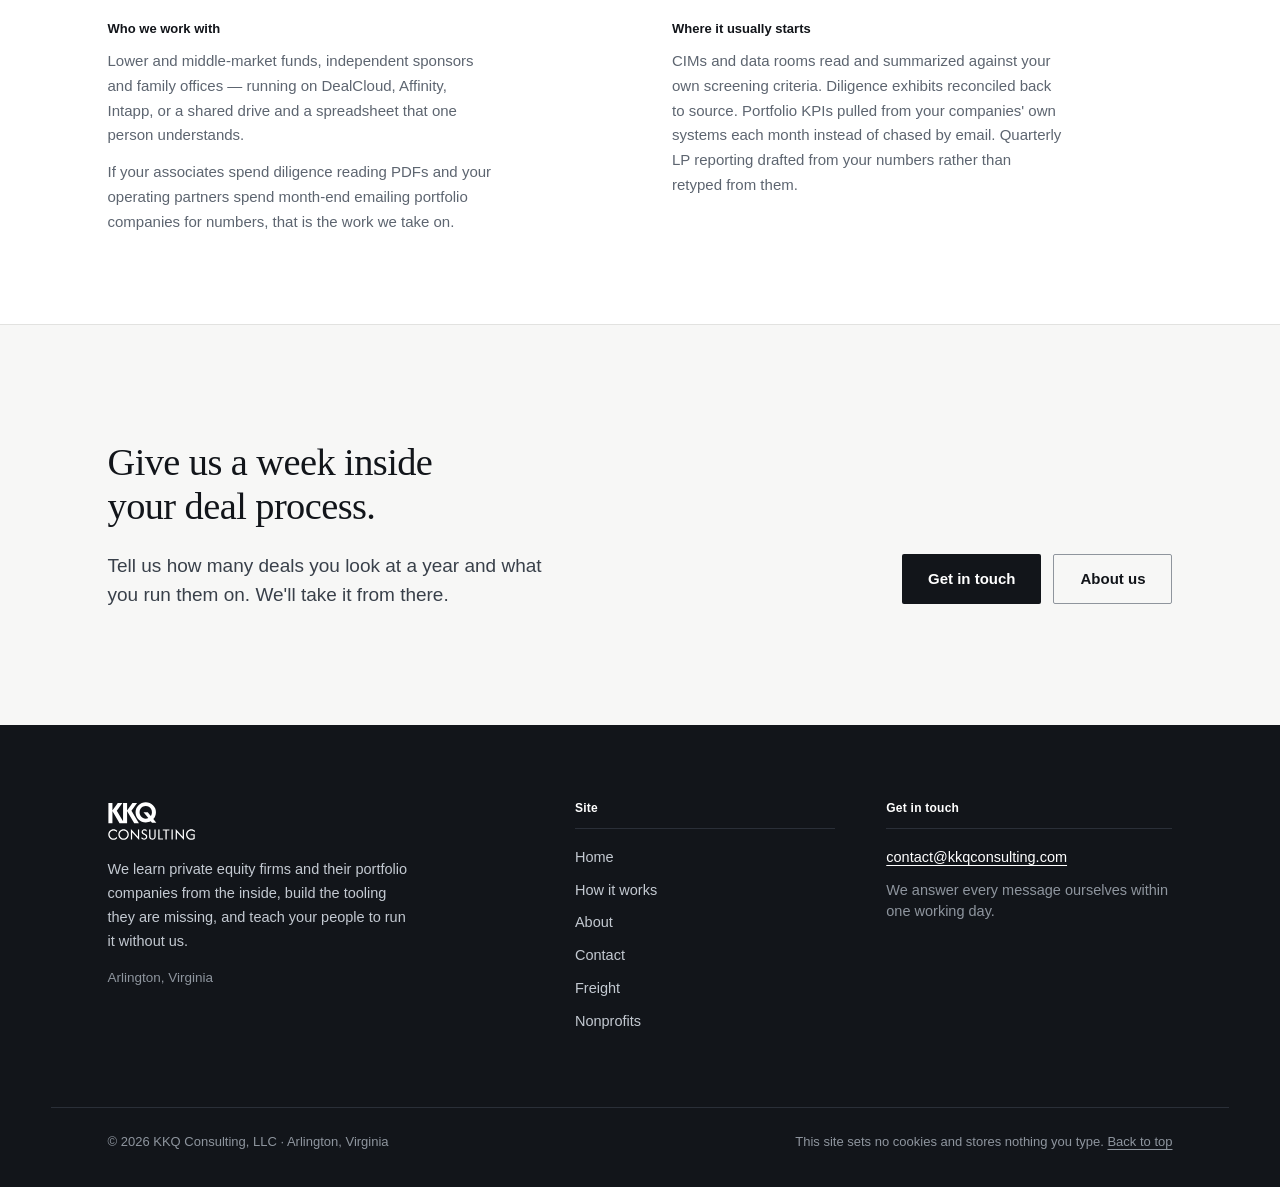
<file: PE/index.html>
<!DOCTYPE html>
<html lang="en">
<head>
<meta charset="utf-8">
<meta name="viewport" content="width=device-width, initial-scale=1">
<title>AI Automation for Private Equity Firms | KKQ Consulting</title>
<meta name="description" content="Automation for lower and middle-market PE funds: CIMs screened, diligence exhibits reconciled, portfolio KPIs and LP reporting drafted from your own data.">
<link rel="canonical" href="https://pe.kkqconsulting.com/">
<link rel="stylesheet" href="style.css">
<link rel="icon" href="/favicon.svg">
<link rel="apple-touch-icon" href="/apple-touch-icon.png">
<meta property="og:type" content="website">
<meta property="og:site_name" content="KKQ Consulting">
<meta property="og:title" content="AI Automation for Private Equity Firms | KKQ Consulting">
<meta property="og:description" content="Automation for lower and middle-market PE funds: CIMs screened, diligence exhibits reconciled, portfolio KPIs and LP reporting drafted from your own data.">
<meta property="og:url" content="https://pe.kkqconsulting.com/">
<meta property="og:image" content="https://pe.kkqconsulting.com/og.png">
<meta property="og:image:type" content="image/png">
<meta property="og:image:width" content="1200">
<meta property="og:image:height" content="630">
<meta property="og:image:alt" content="KKQ Consulting wordmark in white on a near-black card, above the line: AI automation for private equity firms.">
<meta name="twitter:card" content="summary_large_image">
<script type="application/ld+json">
{
 "@context": "https://schema.org",
 "@graph": [
  {
   "@type": "Organization",
   "@id": "https://kkqconsulting.com/#organization",
   "name": "KKQ Consulting",
   "legalName": "KKQ Consulting, LLC",
   "url": "https://kkqconsulting.com/",
   "email": "contact@kkqconsulting.com",
   "description": "KKQ Consulting is a two-person consultancy in Arlington, Virginia. We learn how freight companies and private equity firms actually run, build the automation they are missing on their own systems and keys, and teach their people to run it without us.",
   "logo": {
    "@type": "ImageObject",
    "@id": "https://kkqconsulting.com/#logo",
    "url": "https://kkqconsulting.com/brand-logo.png",
    "contentUrl": "https://kkqconsulting.com/brand-logo.png",
    "width": 1538,
    "height": 882,
    "caption": "KKQ Consulting"
   },
   "image": {
    "@id": "https://kkqconsulting.com/#logo"
   },
   "address": {
    "@type": "PostalAddress",
    "addressLocality": "Arlington",
    "addressRegion": "VA",
    "addressCountry": "US"
   },
   "areaServed": {
    "@type": "Country",
    "name": "United States"
   },
   "numberOfEmployees": {
    "@type": "QuantitativeValue",
    "value": 2
   },
   "knowsAbout": [
    "Freight brokerage operations",
    "Transportation management systems",
    "Business process automation",
    "Applied artificial intelligence",
    "Private equity deal operations",
    "Portfolio company reporting"
   ],
   "contactPoint": [
    {
     "@type": "ContactPoint",
     "contactType": "sales",
     "email": "contact@kkqconsulting.com",
     "url": "https://kkqconsulting.com/contact",
     "areaServed": "US",
     "availableLanguage": "English"
    }
   ]
  },
  {
   "@type": "WebSite",
   "@id": "https://pe.kkqconsulting.com/#website",
   "url": "https://pe.kkqconsulting.com/",
   "name": "KKQ Consulting — Private Equity",
   "publisher": {
    "@id": "https://kkqconsulting.com/#organization"
   },
   "inLanguage": "en-US"
  },
  {
   "@type": "WebPage",
   "@id": "https://pe.kkqconsulting.com/#webpage",
   "url": "https://pe.kkqconsulting.com/",
   "name": "AI automation for private equity firms",
   "isPartOf": {
    "@id": "https://pe.kkqconsulting.com/#website"
   },
   "mainEntity": {
    "@id": "https://pe.kkqconsulting.com/#service"
   },
   "breadcrumb": {
    "@id": "https://pe.kkqconsulting.com/#breadcrumb"
   },
   "inLanguage": "en-US"
  },
  {
   "@type": "BreadcrumbList",
   "@id": "https://pe.kkqconsulting.com/#breadcrumb",
   "itemListElement": [
    {
     "@type": "ListItem",
     "position": 1,
     "name": "KKQ Consulting",
     "item": "https://kkqconsulting.com/"
    },
    {
     "@type": "ListItem",
     "position": 2,
     "name": "Private Equity"
    }
   ]
  },
  {
   "@type": "Service",
   "@id": "https://pe.kkqconsulting.com/#service",
   "name": "AI and automation consulting for private equity firms and their portfolio companies",
   "url": "https://pe.kkqconsulting.com/",
   "provider": {
    "@id": "https://kkqconsulting.com/#organization"
   },
   "description": "KKQ Consulting learns how a fund actually runs a deal, builds a working demo from the firm's own deal files and portfolio data, automates it on the firm's own systems and keys so the data room never leaves the firm, then trains the team to run and change it.",
   "serviceType": [
    "Private equity deal operations automation consulting",
    "CIM and data room summarisation against screening criteria",
    "Diligence exhibit reconciliation to source documents",
    "Portfolio company KPI collection and monitoring",
    "Quarterly LP reporting automation",
    "Deal CRM and pipeline system integration"
   ],
   "areaServed": {
    "@type": "Country",
    "name": "United States"
   },
   "audience": {
    "@type": "BusinessAudience",
    "name": "Private equity firms, independent sponsors and family offices",
    "audienceType": "Lower and middle-market funds, independent sponsors and family offices running DealCloud, Affinity, Intapp or in-house systems"
   }
  }
 ]
}
</script>
</head>
<body>
<a class="skip" href="#main">Skip to content</a>

<nav><div class="nav-in">
  <a href="/" class="brand"><img src="/logoBlack.svg" alt="KKQ Consulting" width="65" height="28"></a>
  <div class="nav-links">
    <a href="#how">How it works</a><a href="https://kkqconsulting.com/about">About</a>
  </div>
  <div class="nav-cta"><a href="https://kkqconsulting.com/contact" class="btn btn-p">Contact</a></div>
</div></nav>

<main id="main">
<!-- `plain` = no footage behind the type. To add a background clip: drop the
     `plain` class, put the <video> and the toggle button back in (see
     /Freight/index.html for the markup and the script), and add pe-bg.mp4
     plus a pe-bg.jpg poster to this folder. -->
<div id="top" class="hero-v plain"><div class="wrap">
  <h1>Bringing AI integrations to private equity firms and the companies they own</h1>
  <p class="lede">Working with your deal team, not around it.</p>
  <div class="hero-btns">
    <a href="https://kkqconsulting.com/contact" class="btn btn-p btn-lg">Get in touch</a>
    <a href="#how" class="btn btn-g btn-lg">How it works</a>
  </div>
</div></div>

<section id="how"><div class="wrap">
  <div class="head">
    <h2>How an engagement runs</h2>
    <p class="lede">Four stages, in order. Each one has to hold up before the next one starts.</p>
  </div>
  <ol class="steps steps-h">
    <li class="st">
      <span class="n">01</span>
      <h3>We learn your firm</h3>
      <p>We sit with the people doing the work — associates in the data room, the operating partners chasing portfolio numbers, whoever assembles the quarterly reporting. We come out knowing how your firm actually runs a deal, not how the process memo says it does.</p>
    </li>
    <li class="st">
      <span class="n">02</span>
      <h3>We build a demo</h3>
      <p>We go away and build something working, from your own deal files and your own portfolio data. You see exactly what can come off an associate's desk before you commit to anything.</p>
    </li>
    <li class="st">
      <span class="n">03</span>
      <h3>We automate</h3>
      <p>The demo becomes the real thing, built out and running on your systems, with your keys. Your data room, your portfolio numbers and your LP information never leave your firm.</p>
    </li>
    <li class="st">
      <span class="n">04</span>
      <h3>We teach your people</h3>
      <p>Then we hand it over properly. Your team learns to run it, change it, and build their own — so the thing that outlasts us is what they know, not what we left behind.</p>
    </li>
  </ol>
</div></section>

<section id="work"><div class="wrap">
  <div class="head">
    <h2>What this looks like in a fund</h2>
    <p class="lede">Different every time, but the work usually starts in the same few places.</p>
  </div>
  <div class="pair">
    <div class="hero-side">
      <h3>Who we work with</h3>
      <p>Lower and middle-market funds, independent sponsors and family offices — running on DealCloud, Affinity, Intapp, or a shared drive and a spreadsheet that one person understands.</p>
      <p>If your associates spend diligence reading PDFs and your operating partners spend month-end emailing portfolio companies for numbers, that is the work we take on.</p>
    </div>
    <div class="hero-side">
      <h3>Where it usually starts</h3>
      <p>CIMs and data rooms read and summarized against your own screening criteria. Diligence exhibits reconciled back to source. Portfolio KPIs pulled from your companies' own systems each month instead of chased by email. Quarterly LP reporting drafted from your numbers rather than retyped from them.</p>
    </div>
  </div>
</div></section>

<section class="cta" id="contact"><div class="wrap cta-in">
  <div>
    <h2>Give us a week inside your deal process.</h2>
    <p class="lede">Tell us how many deals you look at a year and what you run them on. We'll take it from there.</p>
  </div>
  <div class="hero-btns">
    <a class="btn btn-p btn-lg" href="https://kkqconsulting.com/contact">Get in touch</a>
    <a class="btn btn-g btn-lg" href="https://kkqconsulting.com/about">About us</a>
  </div>
</div></section>
</main>

<footer>
  <div class="wrap f-top">
    <div class="f-about">
      <a href="/" class="brand"><img src="/logoWhite.svg" alt="KKQ Consulting" width="65" height="28" loading="lazy"></a>
      <p>We learn private equity firms and their portfolio companies from the inside, build the tooling they are missing, and teach your people to run it without us.</p>
      <p class="f-loc">Arlington, Virginia</p>
    </div>

    <nav class="f-col" aria-label="Footer">
      <h2>Site</h2>
      <ul>
        <li><a href="https://kkqconsulting.com/">Home</a></li>
        <li><a href="#how">How it works</a></li>
        <li><a href="https://kkqconsulting.com/about">About</a></li>
        <li><a href="https://kkqconsulting.com/contact">Contact</a></li>
        <li><a href="https://freight.kkqconsulting.com/">Freight</a></li>
        <li><a href="https://ngo.kkqconsulting.com/">Nonprofits</a></li>
      </ul>
    </nav>

    <div class="f-col">
      <h2>Get in touch</h2>
      <ul class="f-contact">
        <li><a href="mailto:contact@kkqconsulting.com">contact@kkqconsulting.com</a></li>
        <li>We answer every message ourselves within one working day.</li>
      </ul>
    </div>
  </div>

  <div class="wrap f-bot">
    <p>&copy; 2026 KKQ Consulting, LLC &middot; Arlington, Virginia</p>
    <p>This site sets no cookies and stores nothing you type. <a href="#top">Back to top</a></p>
  </div>
</footer>
</body>
</html>
</file>
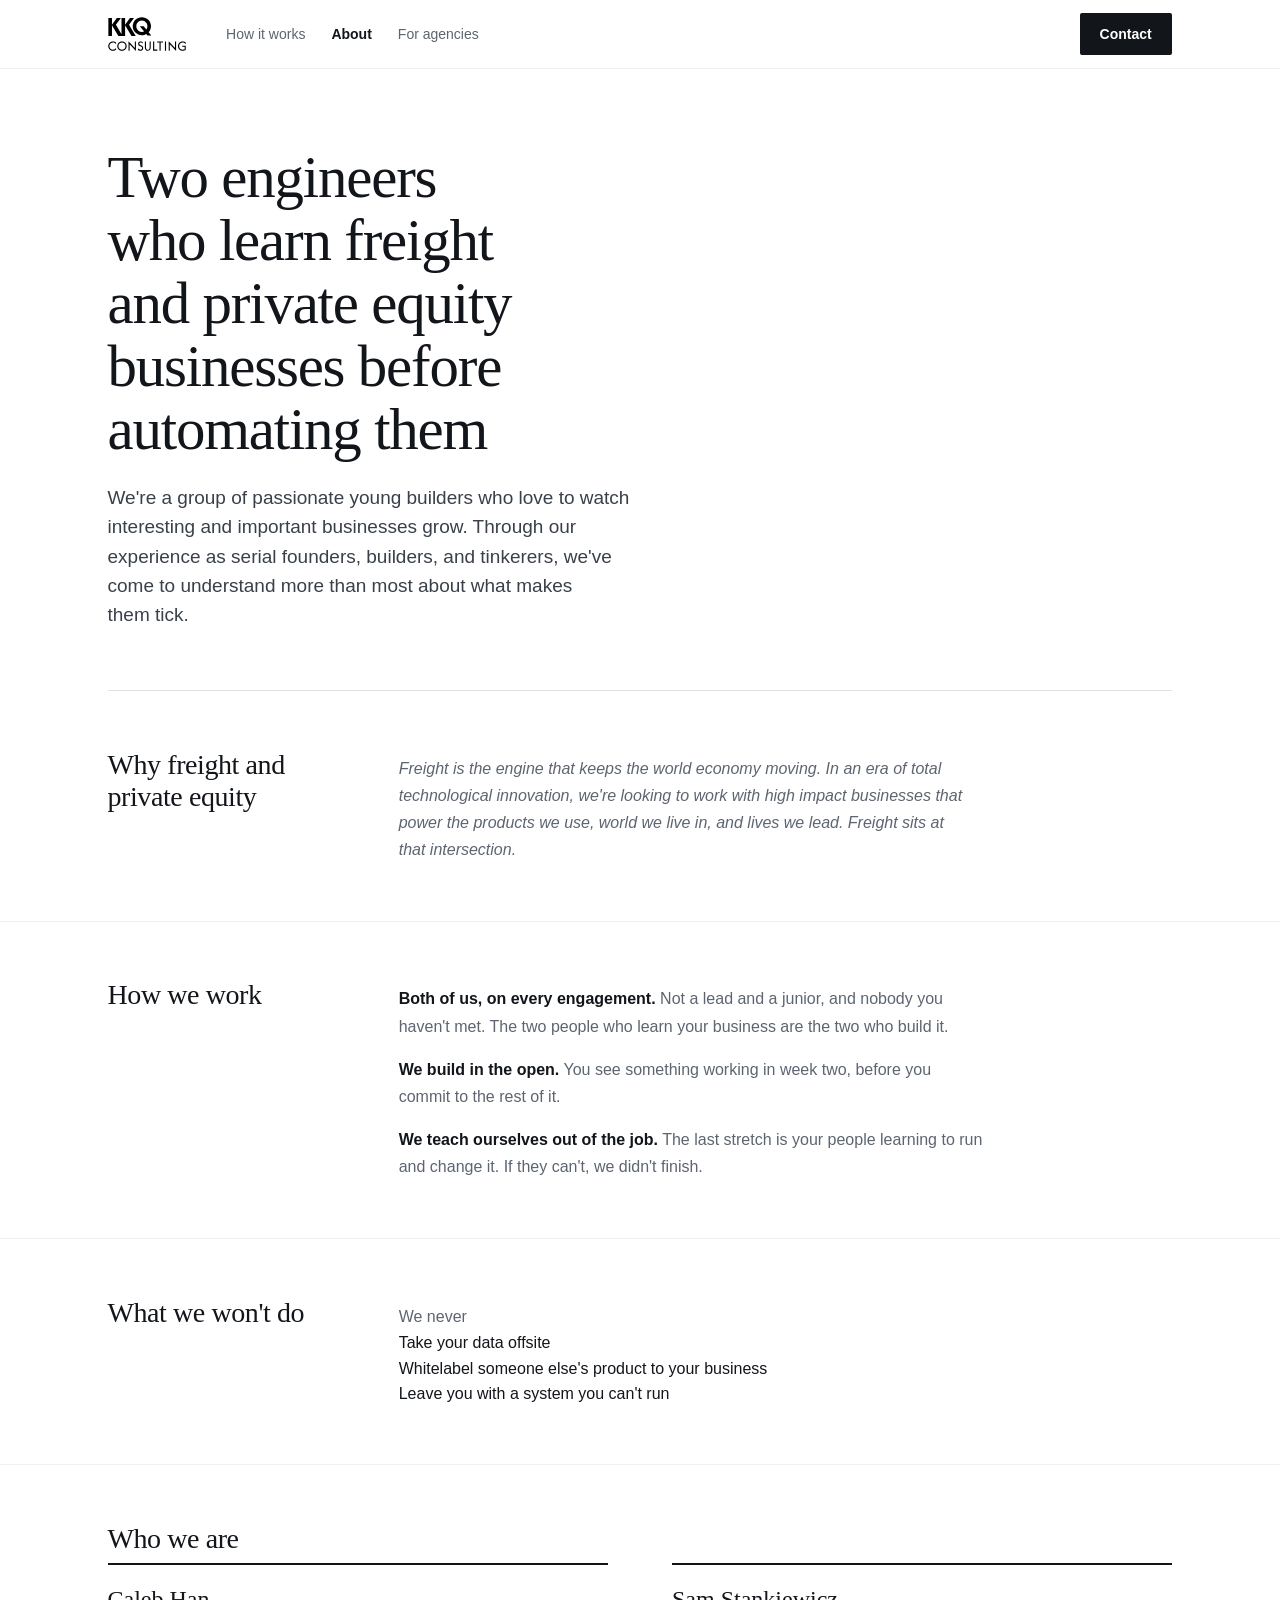
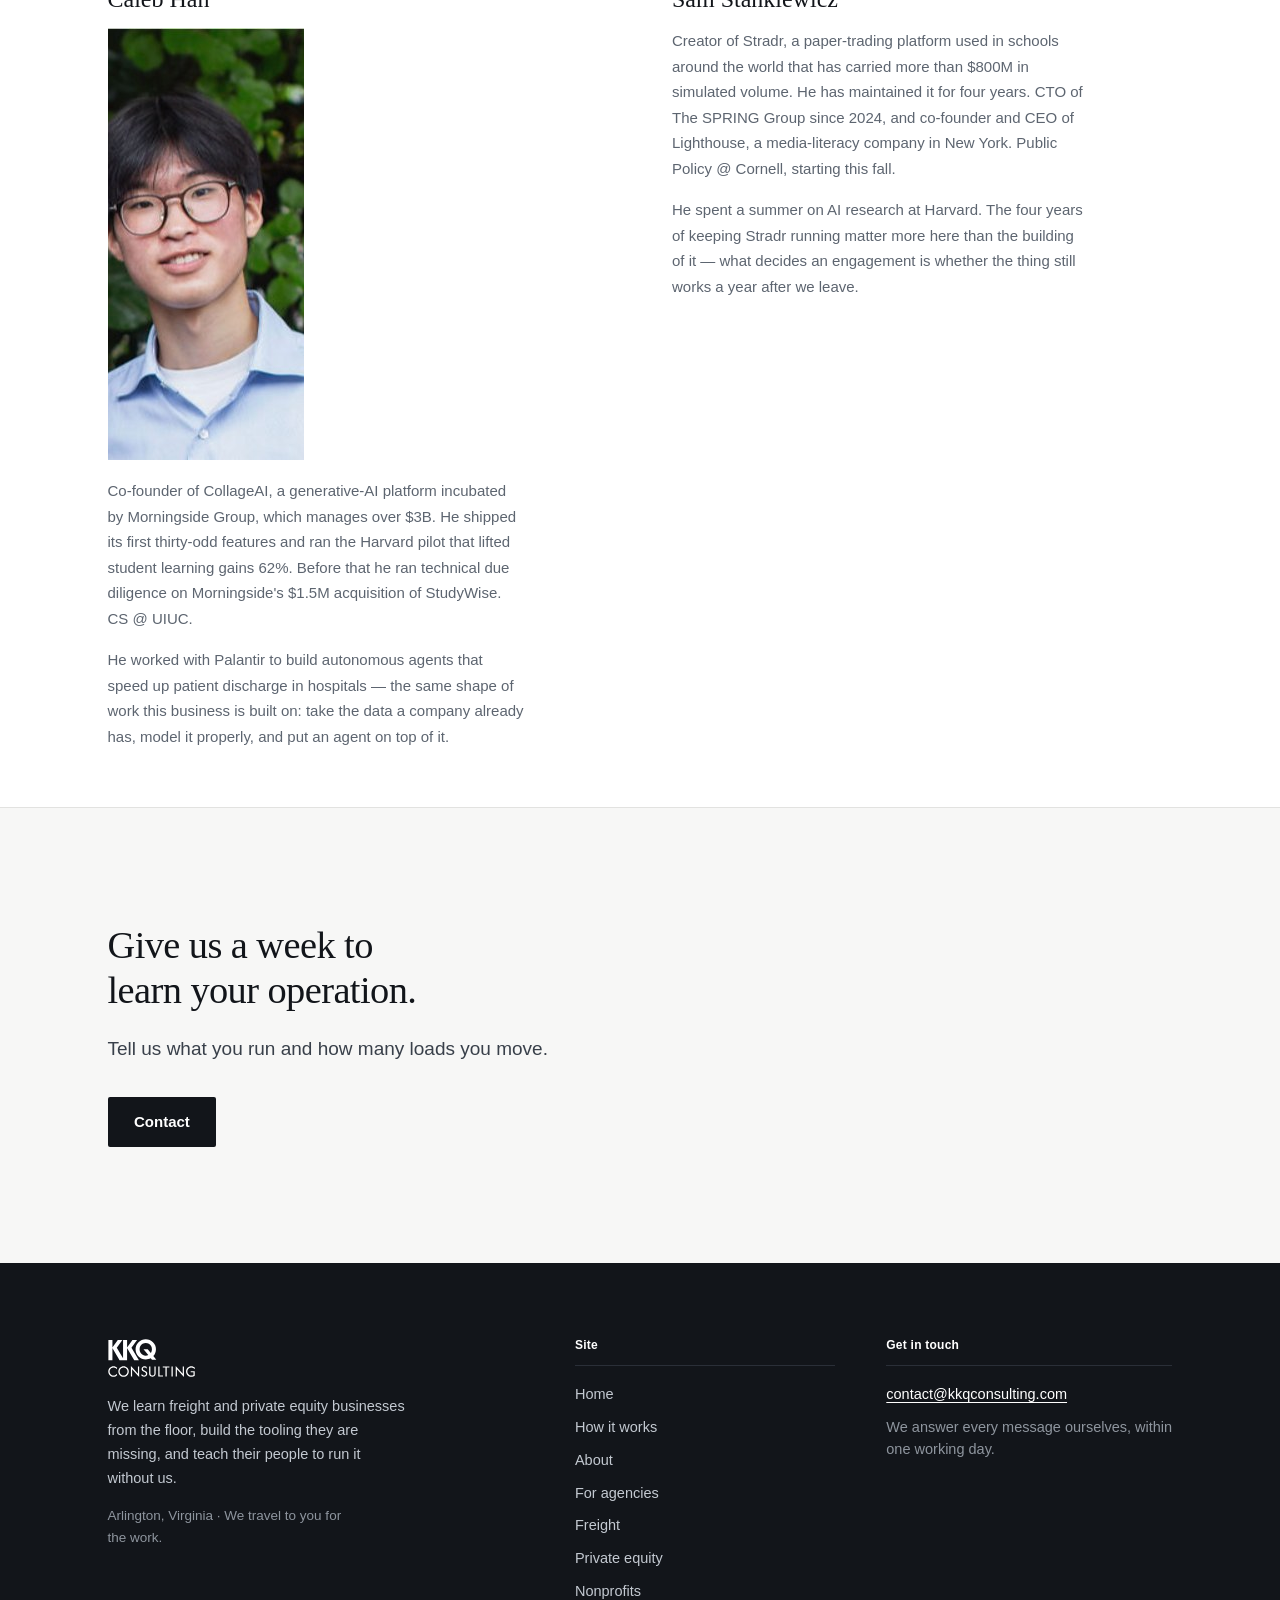
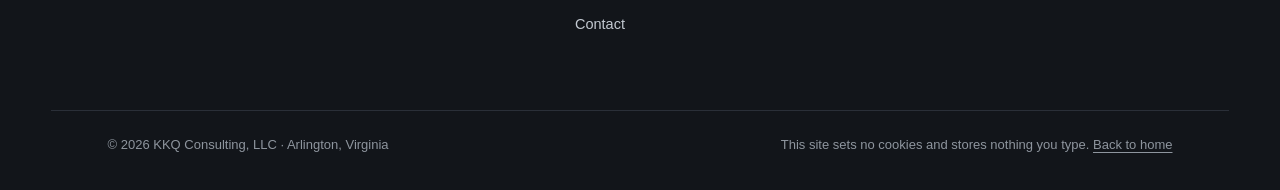
<file: about.html>
<!DOCTYPE html>
<html lang="en">
<head>
<meta charset="utf-8">
<meta name="viewport" content="width=device-width, initial-scale=1">
<title>About KKQ Consulting | Custom AI Automation, Arlington VA</title>
<meta name="description" content="Two engineers in Arlington, Virginia who learn how freight brokers and private equity firms actually work, then build the tooling they are missing.">
<link rel="canonical" href="https://kkqconsulting.com/about">
<link rel="stylesheet" href="/style.css">
<link rel="icon" href="/favicon.svg">
<link rel="apple-touch-icon" href="/apple-touch-icon.png">
<meta property="og:type" content="website">
<meta property="og:site_name" content="KKQ Consulting">
<meta property="og:title" content="About KKQ Consulting | Custom AI Automation, Arlington VA">
<meta property="og:description" content="Two engineers in Arlington, Virginia who learn how freight brokers and private equity firms actually work, then build the tooling they are missing.">
<meta property="og:url" content="https://kkqconsulting.com/about">
<meta property="og:image" content="https://kkqconsulting.com/og.png">
<meta property="og:image:type" content="image/png">
<meta property="og:image:width" content="1200">
<meta property="og:image:height" content="630">
<meta property="og:image:alt" content="KKQ Consulting wordmark in white on a near-black card, above the line: We learn your business, then we automate it.">
<meta name="twitter:card" content="summary_large_image">
<script type="application/ld+json">
{
 "@context": "https://schema.org",
 "@graph": [
  {
   "@type": "Organization",
   "@id": "https://kkqconsulting.com/#organization",
   "name": "KKQ Consulting",
   "legalName": "KKQ Consulting, LLC",
   "url": "https://kkqconsulting.com/",
   "email": "contact@kkqconsulting.com",
   "description": "KKQ Consulting is a two-person consultancy in Arlington, Virginia. We learn how freight companies and private equity firms actually run, build the automation they are missing on their own systems and keys, and teach their people to run it without us.",
   "logo": {
    "@type": "ImageObject",
    "@id": "https://kkqconsulting.com/#logo",
    "url": "https://kkqconsulting.com/brand-logo.png",
    "contentUrl": "https://kkqconsulting.com/brand-logo.png",
    "width": 1538,
    "height": 882,
    "caption": "KKQ Consulting"
   },
   "image": {
    "@id": "https://kkqconsulting.com/#logo"
   },
   "address": {
    "@type": "PostalAddress",
    "addressLocality": "Arlington",
    "addressRegion": "VA",
    "addressCountry": "US"
   },
   "areaServed": {
    "@type": "Country",
    "name": "United States"
   },
   "numberOfEmployees": {
    "@type": "QuantitativeValue",
    "value": 2
   },
   "knowsAbout": [
    "Freight brokerage operations",
    "Transportation management systems",
    "Business process automation",
    "Applied artificial intelligence",
    "Private equity deal operations",
    "Portfolio company reporting"
   ],
   "contactPoint": [
    {
     "@type": "ContactPoint",
     "contactType": "sales",
     "email": "contact@kkqconsulting.com",
     "url": "https://kkqconsulting.com/contact",
     "areaServed": "US",
     "availableLanguage": "English"
    }
   ]
  },
  {
   "@type": "WebSite",
   "@id": "https://kkqconsulting.com/#website",
   "url": "https://kkqconsulting.com/",
   "name": "KKQ Consulting",
   "publisher": {
    "@id": "https://kkqconsulting.com/#organization"
   },
   "inLanguage": "en-US"
  },
  {
   "@type": "AboutPage",
   "@id": "https://kkqconsulting.com/about#webpage",
   "url": "https://kkqconsulting.com/about",
   "name": "About KKQ Consulting",
   "isPartOf": {
    "@id": "https://kkqconsulting.com/#website"
   },
   "about": {
    "@id": "https://kkqconsulting.com/#organization"
   },
   "breadcrumb": {
    "@id": "https://kkqconsulting.com/about#breadcrumb"
   },
   "inLanguage": "en-US"
  },
  {
   "@type": "BreadcrumbList",
   "@id": "https://kkqconsulting.com/about#breadcrumb",
   "itemListElement": [
    {
     "@type": "ListItem",
     "position": 1,
     "name": "Home",
     "item": "https://kkqconsulting.com/"
    },
    {
     "@type": "ListItem",
     "position": 2,
     "name": "About"
    }
   ]
  }
 ]
}
</script>
</head>
<body>
<a class="skip" href="#main">Skip to content</a>

<nav><div class="nav-in">
  <a href="/" class="brand"><img src="/logoBlack.svg" alt="KKQ Consulting" width="65" height="28"></a>
  <div class="nav-links">
    <a href="/#how">How it works</a><a href="/about" class="on">About</a><a href="/agencies">For agencies</a>
  </div>
  <div class="nav-cta"><a href="/contact" class="btn btn-p">Contact</a></div>
</div></nav>

<main id="main">
<div class="page-head"><div class="wrap">
  <h1>Two engineers who learn freight and private equity businesses before automating them</h1>
  <p class="lede">We're a group of passionate young builders who love to watch interesting and important businesses grow.  Through our experience as serial founders, builders, and tinkerers, we've come to understand more than most about what makes them tick.</p>
  <div class="rule"></div>
</div></div>

<div class="block"><div class="wrap block-in">
  <h2>Why freight and private equity</h2>
  <div>
    <p class="ph">Freight is the engine that keeps the world economy moving.  In an era of total technological innovation, we're looking to work with high impact businesses that power the products we use, world we live in, and lives we lead.  Freight sits at that intersection.</p>
  </div>
</div></div>

<div class="block"><div class="wrap block-in">
  <h2>How we work</h2>
  <div>
    <p><b>Both of us, on every engagement.</b> Not a lead and a junior, and nobody you haven't met. The two people who learn your business are the two who build it.</p>
    <p><b>We build in the open.</b> You see something working in week two, before you commit to the rest of it.</p>
    <p><b>We teach ourselves out of the job.</b> The last stretch is your people learning to run and change it. If they can't, we didn't finish.</p>
  </div>
</div></div>

<div class="block"><div class="wrap block-in">
  <h2>What we won't do</h2>
  <div>
    <p>We never</p>
    <ul>
      <li>Take your data offsite</li>
      <li>Whitelabel someone else's product to your business</li>
      <li>Leave you with a system you can't run</li>
    </ul>
  </div>
</div></div>

<div class="block"><div class="wrap">
  <div class="block-in"><h2>Who we are</h2><div></div></div>
  <div class="bios">
    <div class="bio">
      <div class="nm">Caleb Han</div>
      <img class="bio-portrait" src="/images/caleb-han.jpg" width="346" height="432" loading="lazy" decoding="async" alt="Caleb Han">
      <p>Co-founder of CollageAI, a generative-AI platform incubated by Morningside Group, which manages over $3B. He shipped its first thirty-odd features and ran the Harvard pilot that lifted student learning gains 62%. Before that he ran technical due diligence on Morningside's $1.5M acquisition of StudyWise. CS @ UIUC.</p>
      <p>He worked with Palantir to build autonomous agents that speed up patient discharge in hospitals — the same shape of work this business is built on: take the data a company already has, model it properly, and put an agent on top of it.</p>
      <!-- Caleb's LinkedIn: paste the profile URL into href and uncomment.
           Left commented rather than shipping a broken link. -->
      <!-- <p class="meta"><a class="lk" href="" rel="me">LinkedIn</a></p> -->
    </div>
    <div class="bio">
      <div class="nm">Sam Stankiewicz</div>
      <p>Creator of Stradr, a paper-trading platform used in schools around the world that has carried more than $800M in simulated volume. He has maintained it for four years. CTO of The SPRING Group since 2024, and co-founder and CEO of Lighthouse, a media-literacy company in New York. Public Policy @ Cornell, starting this fall.</p>
      <p>He spent a summer on AI research at Harvard. The four years of keeping Stradr running matter more here than the building of it — what decides an engagement is whether the thing still works a year after we leave.</p>
      <!-- Sam's LinkedIn: paste the profile URL into href and uncomment.
           Left commented rather than shipping a broken link. -->
      <!-- <p class="meta"><a class="lk" href="" rel="me">LinkedIn</a></p> -->
    </div>
  </div>
</div></div>

<section class="cta"><div class="wrap">
  <h2>Give us a week to learn your operation.</h2>
  <p class="lede">Tell us what you run and how many loads you move.</p>
  <div class="hero-btns"><a href="/contact" class="btn btn-p btn-lg">Contact</a></div>
</div></section>
</main>

<footer>
  <div class="wrap f-top">
    <div class="f-about">
      <a href="/" class="brand"><img src="/logoWhite.svg" alt="KKQ Consulting" width="65" height="28" loading="lazy"></a>
      <p>We learn freight and private equity businesses from the floor, build the tooling they are missing, and teach their people to run it without us.</p>
      <p class="f-loc">Arlington, Virginia · We travel to you for the work.</p>
    </div>

    <nav class="f-col" aria-label="Footer">
      <h2>Site</h2>
      <ul>
        <li><a href="/">Home</a></li>
        <li><a href="/#how">How it works</a></li>
        <li><a href="/about">About</a></li>
        <li><a href="/agencies">For agencies</a></li>
        <li><a href="https://freight.kkqconsulting.com/">Freight</a></li>
        <li><a href="https://pe.kkqconsulting.com/">Private equity</a></li>
        <li><a href="https://ngo.kkqconsulting.com/">Nonprofits</a></li>
        <li><a href="/contact">Contact</a></li>
      </ul>
    </nav>

    <div class="f-col">
      <h2>Get in touch</h2>
      <ul class="f-contact">
        <li><a href="mailto:contact@kkqconsulting.com">contact@kkqconsulting.com</a></li>
        <li>We answer every message ourselves, within one working day.</li>
      </ul>
    </div>
  </div>

  <div class="wrap f-bot">
    <p>&copy; 2026 KKQ Consulting, LLC &middot; Arlington, Virginia</p>
    <p>This site sets no cookies and stores nothing you type. <a href="/">Back to home</a></p>
  </div>
</footer>
</body>
</html>
</file>
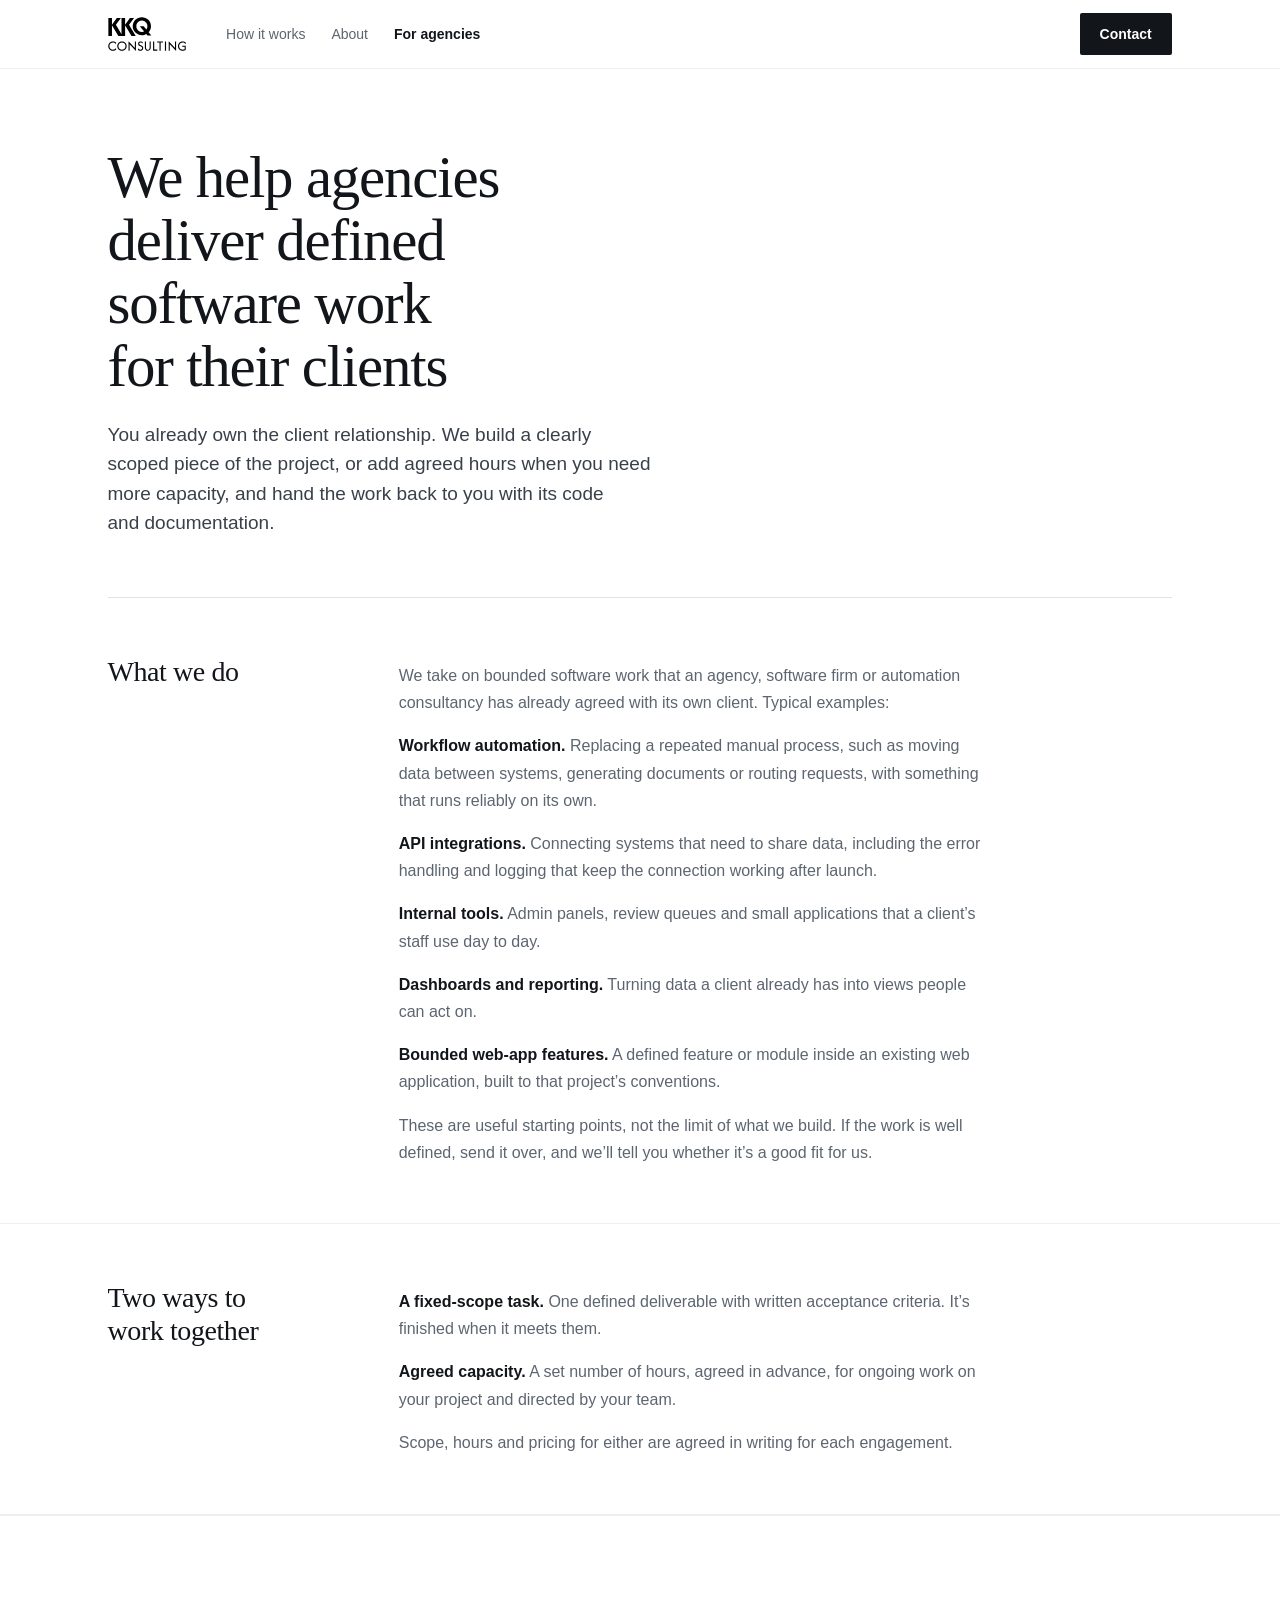
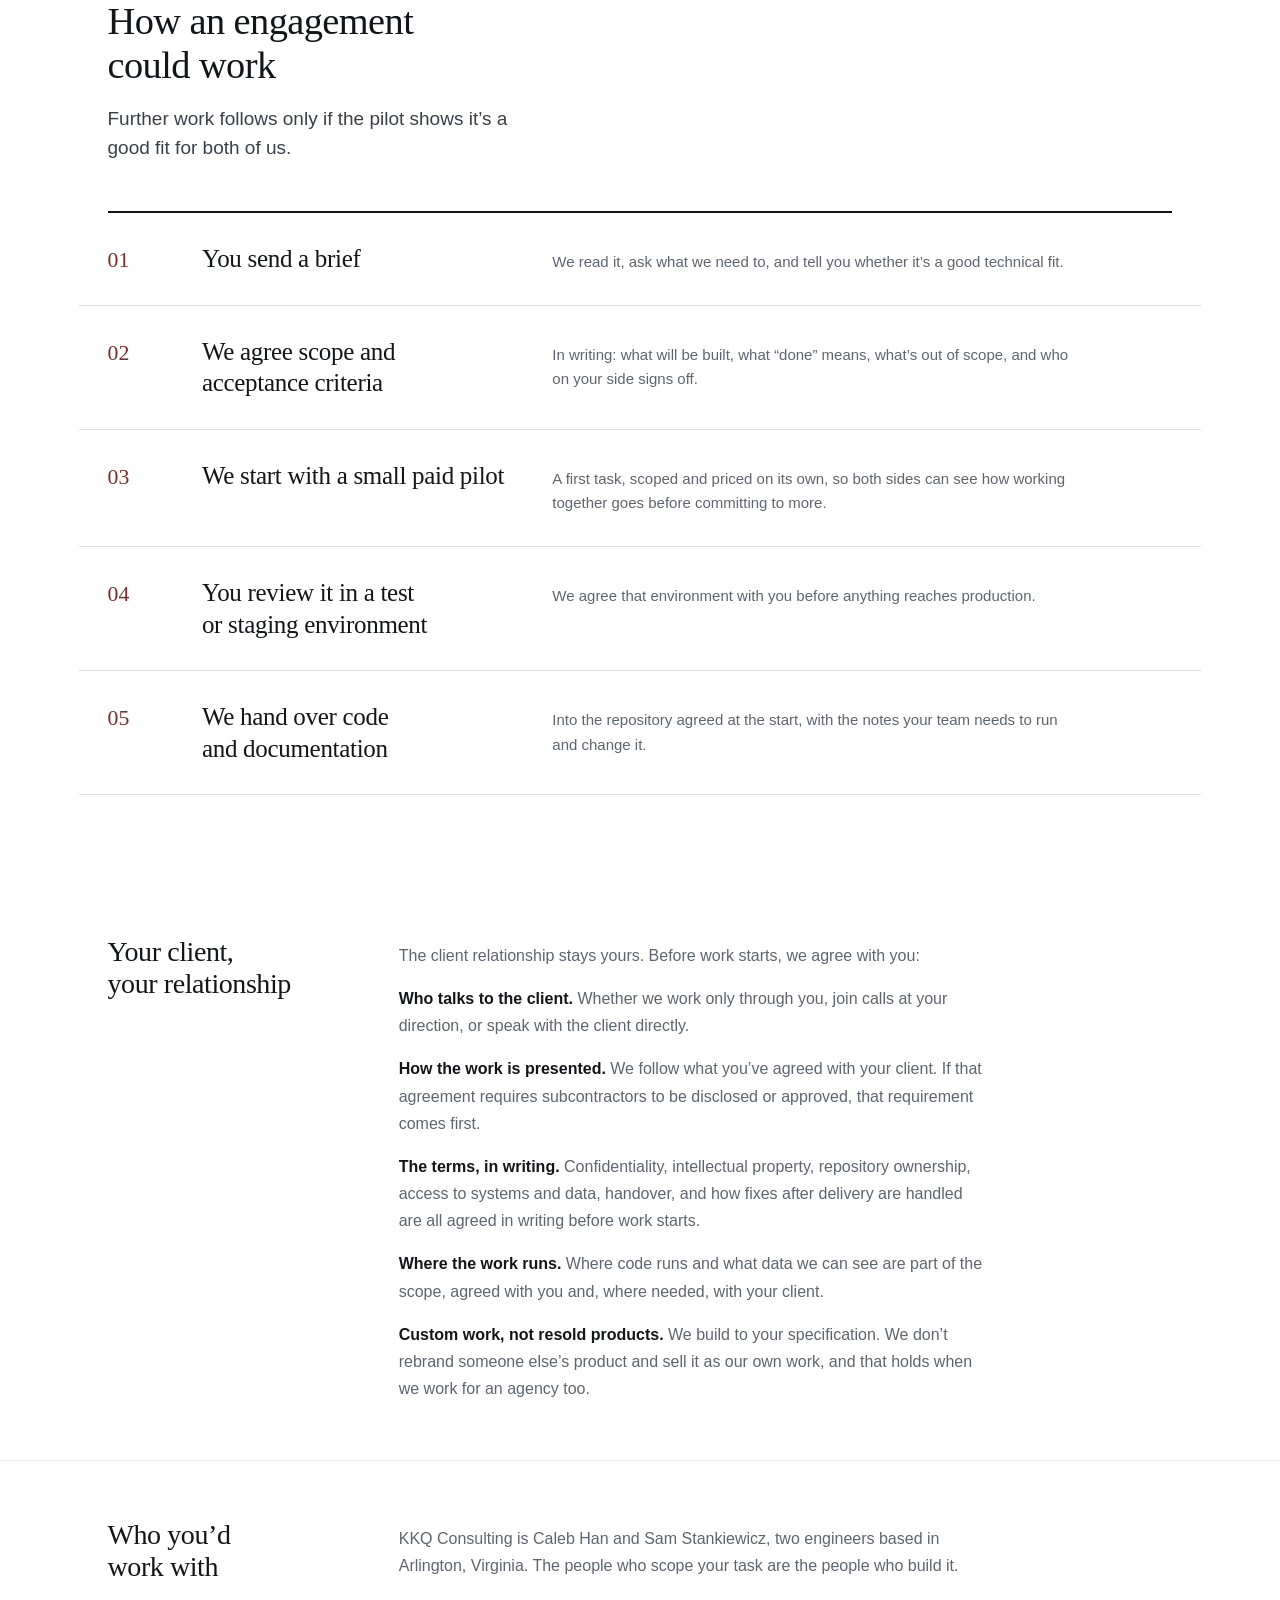
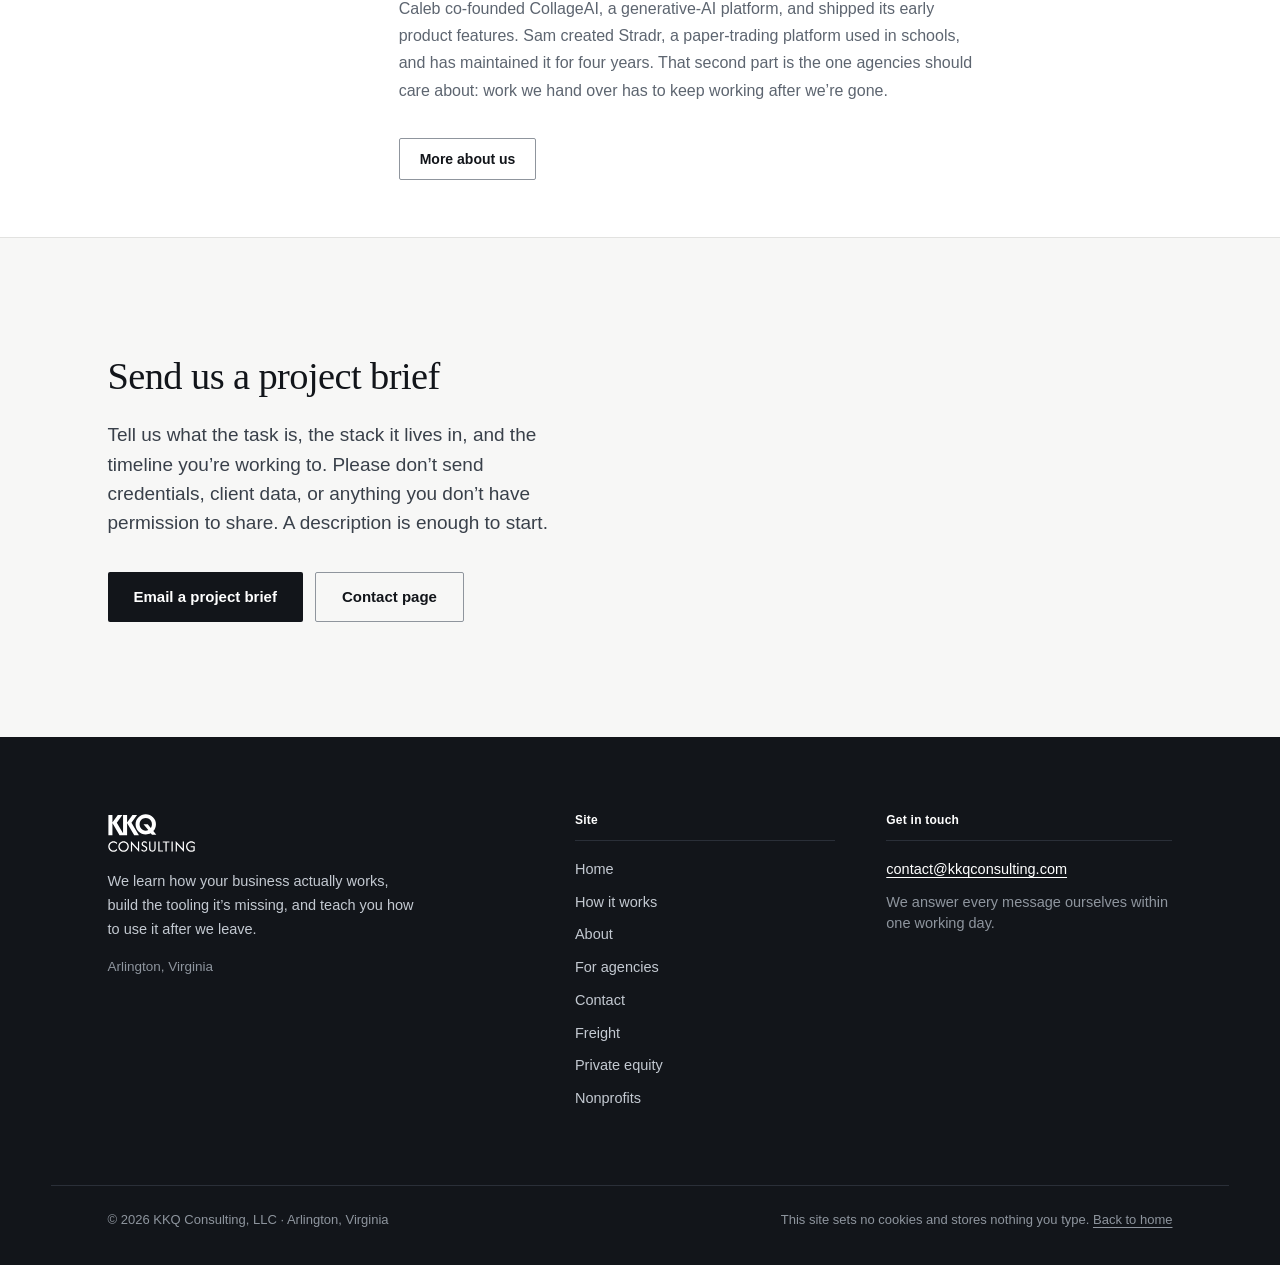
<file: agencies.html>
<!DOCTYPE html>
<html lang="en">
<head>
<meta charset="utf-8">
<meta name="viewport" content="width=device-width, initial-scale=1">
<title>For Agencies: Subcontracted Software Delivery | KKQ Consulting</title>
<meta name="description" content="We help agencies and software firms deliver defined software work for their own clients. You keep the client relationship. Send us a project brief.">
<link rel="canonical" href="https://kkqconsulting.com/agencies">
<link rel="stylesheet" href="/style.css">
<link rel="icon" href="/favicon.svg">
<link rel="apple-touch-icon" href="/apple-touch-icon.png">
<meta property="og:type" content="website">
<meta property="og:site_name" content="KKQ Consulting">
<meta property="og:title" content="For Agencies: Subcontracted Software Delivery | KKQ Consulting">
<meta property="og:description" content="We help agencies and software firms deliver defined software work for their own clients. You keep the client relationship. Send us a project brief.">
<meta property="og:url" content="https://kkqconsulting.com/agencies">
<meta property="og:image" content="https://kkqconsulting.com/og.png">
<meta property="og:image:type" content="image/png">
<meta property="og:image:width" content="1200">
<meta property="og:image:height" content="630">
<meta property="og:image:alt" content="KKQ Consulting wordmark in white on a near-black card, above the line: We learn your business, then we make it faster.">
<meta name="twitter:card" content="summary_large_image">
<script type="application/ld+json">
{
 "@context": "https://schema.org",
 "@graph": [
  {
   "@type": "WebPage",
   "@id": "https://kkqconsulting.com/agencies#webpage",
   "url": "https://kkqconsulting.com/agencies",
   "name": "KKQ Consulting for agencies",
   "isPartOf": {
    "@id": "https://kkqconsulting.com/#website"
   },
   "about": {
    "@id": "https://kkqconsulting.com/#organization"
   },
   "breadcrumb": {
    "@id": "https://kkqconsulting.com/agencies#breadcrumb"
   },
   "inLanguage": "en-US"
  },
  {
   "@type": "BreadcrumbList",
   "@id": "https://kkqconsulting.com/agencies#breadcrumb",
   "itemListElement": [
    {
     "@type": "ListItem",
     "position": 1,
     "name": "Home",
     "item": "https://kkqconsulting.com/"
    },
    {
     "@type": "ListItem",
     "position": 2,
     "name": "For agencies"
    }
   ]
  }
 ]
}
</script>
</head>
<body>
<a class="skip" href="#main">Skip to content</a>

<nav><div class="nav-in">
  <a href="/" class="brand"><img src="/logoBlack.svg" alt="KKQ Consulting" width="65" height="28"></a>
  <div class="nav-links">
    <a href="/#how">How it works</a><a href="/about">About</a><a href="/agencies" class="on" aria-current="page">For agencies</a>
  </div>
  <div class="nav-cta"><a href="/contact" class="btn btn-p">Contact</a></div>
</div></nav>

<main id="main">
<div class="page-head"><div class="wrap">
  <h1>We help agencies deliver defined software work for their clients</h1>
  <p class="lede">You already own the client relationship. We build a clearly scoped piece of the project, or add agreed hours when you need more capacity, and hand the work back to you with its code and documentation.</p>
  <div class="rule"></div>
</div></div>

<div class="block"><div class="wrap block-in">
  <h2>What we do</h2>
  <div>
    <p>We take on bounded software work that an agency, software firm or automation consultancy has already agreed with its own client. Typical examples:</p>
    <p><b>Workflow automation.</b> Replacing a repeated manual process, such as moving data between systems, generating documents or routing requests, with something that runs reliably on its own.</p>
    <p><b>API integrations.</b> Connecting systems that need to share data, including the error handling and logging that keep the connection working after launch.</p>
    <p><b>Internal tools.</b> Admin panels, review queues and small applications that a client&rsquo;s staff use day to day.</p>
    <p><b>Dashboards and reporting.</b> Turning data a client already has into views people can act on.</p>
    <p><b>Bounded web-app features.</b> A defined feature or module inside an existing web application, built to that project&rsquo;s conventions.</p>
    <p>These are useful starting points, not the limit of what we build. If the work is well defined, send it over, and we&rsquo;ll tell you whether it&rsquo;s a good fit for us.</p>
  </div>
</div></div>

<div class="block"><div class="wrap block-in">
  <h2>Two ways to work together</h2>
  <div>
    <p><b>A fixed-scope task.</b> One defined deliverable with written acceptance criteria. It&rsquo;s finished when it meets them.</p>
    <p><b>Agreed capacity.</b> A set number of hours, agreed in advance, for ongoing work on your project and directed by your team.</p>
    <p>Scope, hours and pricing for either are agreed in writing for each engagement.</p>
  </div>
</div></div>

<section id="process"><div class="wrap">
  <div class="head">
    <h2>How an engagement could work</h2>
    <p class="lede">Further work follows only if the pilot shows it&rsquo;s a good fit for both of us.</p>
  </div>
  <ol class="steps">
    <li class="st">
      <span class="n">01</span>
      <h3>You send a brief</h3>
      <p>We read it, ask what we need to, and tell you whether it&rsquo;s a good technical fit.</p>
    </li>
    <li class="st">
      <span class="n">02</span>
      <h3>We agree scope and acceptance criteria</h3>
      <p>In writing: what will be built, what &ldquo;done&rdquo; means, what&rsquo;s out of scope, and who on your side signs off.</p>
    </li>
    <li class="st">
      <span class="n">03</span>
      <h3>We start with a small paid pilot</h3>
      <p>A first task, scoped and priced on its own, so both sides can see how working together goes before committing to more.</p>
    </li>
    <li class="st">
      <span class="n">04</span>
      <h3>You review it in a test or staging environment</h3>
      <p>We agree that environment with you before anything reaches production.</p>
    </li>
    <li class="st">
      <span class="n">05</span>
      <h3>We hand over code and documentation</h3>
      <p>Into the repository agreed at the start, with the notes your team needs to run and change it.</p>
    </li>
  </ol>
</div></section>

<div class="block"><div class="wrap block-in">
  <h2>Your client, your relationship</h2>
  <div>
    <p>The client relationship stays yours. Before work starts, we agree with you:</p>
    <p><b>Who talks to the client.</b> Whether we work only through you, join calls at your direction, or speak with the client directly.</p>
    <p><b>How the work is presented.</b> We follow what you&rsquo;ve agreed with your client. If that agreement requires subcontractors to be disclosed or approved, that requirement comes first.</p>
    <p><b>The terms, in writing.</b> Confidentiality, intellectual property, repository ownership, access to systems and data, handover, and how fixes after delivery are handled are all agreed in writing before work starts.</p>
    <p><b>Where the work runs.</b> Where code runs and what data we can see are part of the scope, agreed with you and, where needed, with your client.</p>
    <p><b>Custom work, not resold products.</b> We build to your specification. We don&rsquo;t rebrand someone else&rsquo;s product and sell it as our own work, and that holds when we work for an agency too.</p>
  </div>
</div></div>

<div class="block"><div class="wrap block-in">
  <h2>Who you&rsquo;d work with</h2>
  <div>
    <p>KKQ Consulting is Caleb Han and Sam Stankiewicz, two engineers based in Arlington, Virginia. The people who scope your task are the people who build it.</p>
    <p>Caleb co-founded CollageAI, a generative-AI platform, and shipped its early product features. Sam created Stradr, a paper-trading platform used in schools, and has maintained it for four years. That second part is the one agencies should care about: work we hand over has to keep working after we&rsquo;re gone.</p>
    <div class="hero-btns"><a class="btn btn-g" href="/about">More about us</a></div>
  </div>
</div></div>

<section class="cta"><div class="wrap">
  <h2>Send us a project brief</h2>
  <p class="lede">Tell us what the task is, the stack it lives in, and the timeline you&rsquo;re working to. Please don&rsquo;t send credentials, client data, or anything you don&rsquo;t have permission to share. A description is enough to start.</p>
  <div class="hero-btns">
    <a class="btn btn-p btn-lg" href="mailto:contact@kkqconsulting.com?subject=Agency%20project%20brief">Email a project brief</a>
    <a class="btn btn-g btn-lg" href="/contact">Contact page</a>
  </div>
</div></section>
</main>

<footer>
  <div class="wrap f-top">
    <div class="f-about">
      <a href="/" class="brand"><img src="/logoWhite.svg" alt="KKQ Consulting" width="65" height="28" loading="lazy"></a>
      <p>We learn how your business actually works, build the tooling it&rsquo;s missing, and teach you how to use it after we leave.</p>
      <p class="f-loc">Arlington, Virginia</p>
    </div>

    <nav class="f-col" aria-label="Footer">
      <h2>Site</h2>
      <ul>
        <li><a href="/">Home</a></li>
        <li><a href="/#how">How it works</a></li>
        <li><a href="/about">About</a></li>
        <li><a href="/agencies" aria-current="page">For agencies</a></li>
        <li><a href="/contact">Contact</a></li>
        <li><a href="https://freight.kkqconsulting.com/">Freight</a></li>
        <li><a href="https://pe.kkqconsulting.com/">Private equity</a></li>
        <li><a href="https://ngo.kkqconsulting.com/">Nonprofits</a></li>
      </ul>
    </nav>

    <div class="f-col">
      <h2>Get in touch</h2>
      <ul class="f-contact">
        <li><a href="mailto:contact@kkqconsulting.com">contact@kkqconsulting.com</a></li>
        <li>We answer every message ourselves within one working day.</li>
      </ul>
    </div>
  </div>

  <div class="wrap f-bot">
    <p>&copy; 2026 KKQ Consulting, LLC &middot; Arlington, Virginia</p>
    <p>This site sets no cookies and stores nothing you type. <a href="/">Back to home</a></p>
  </div>
</footer>
</body>
</html>
</file>
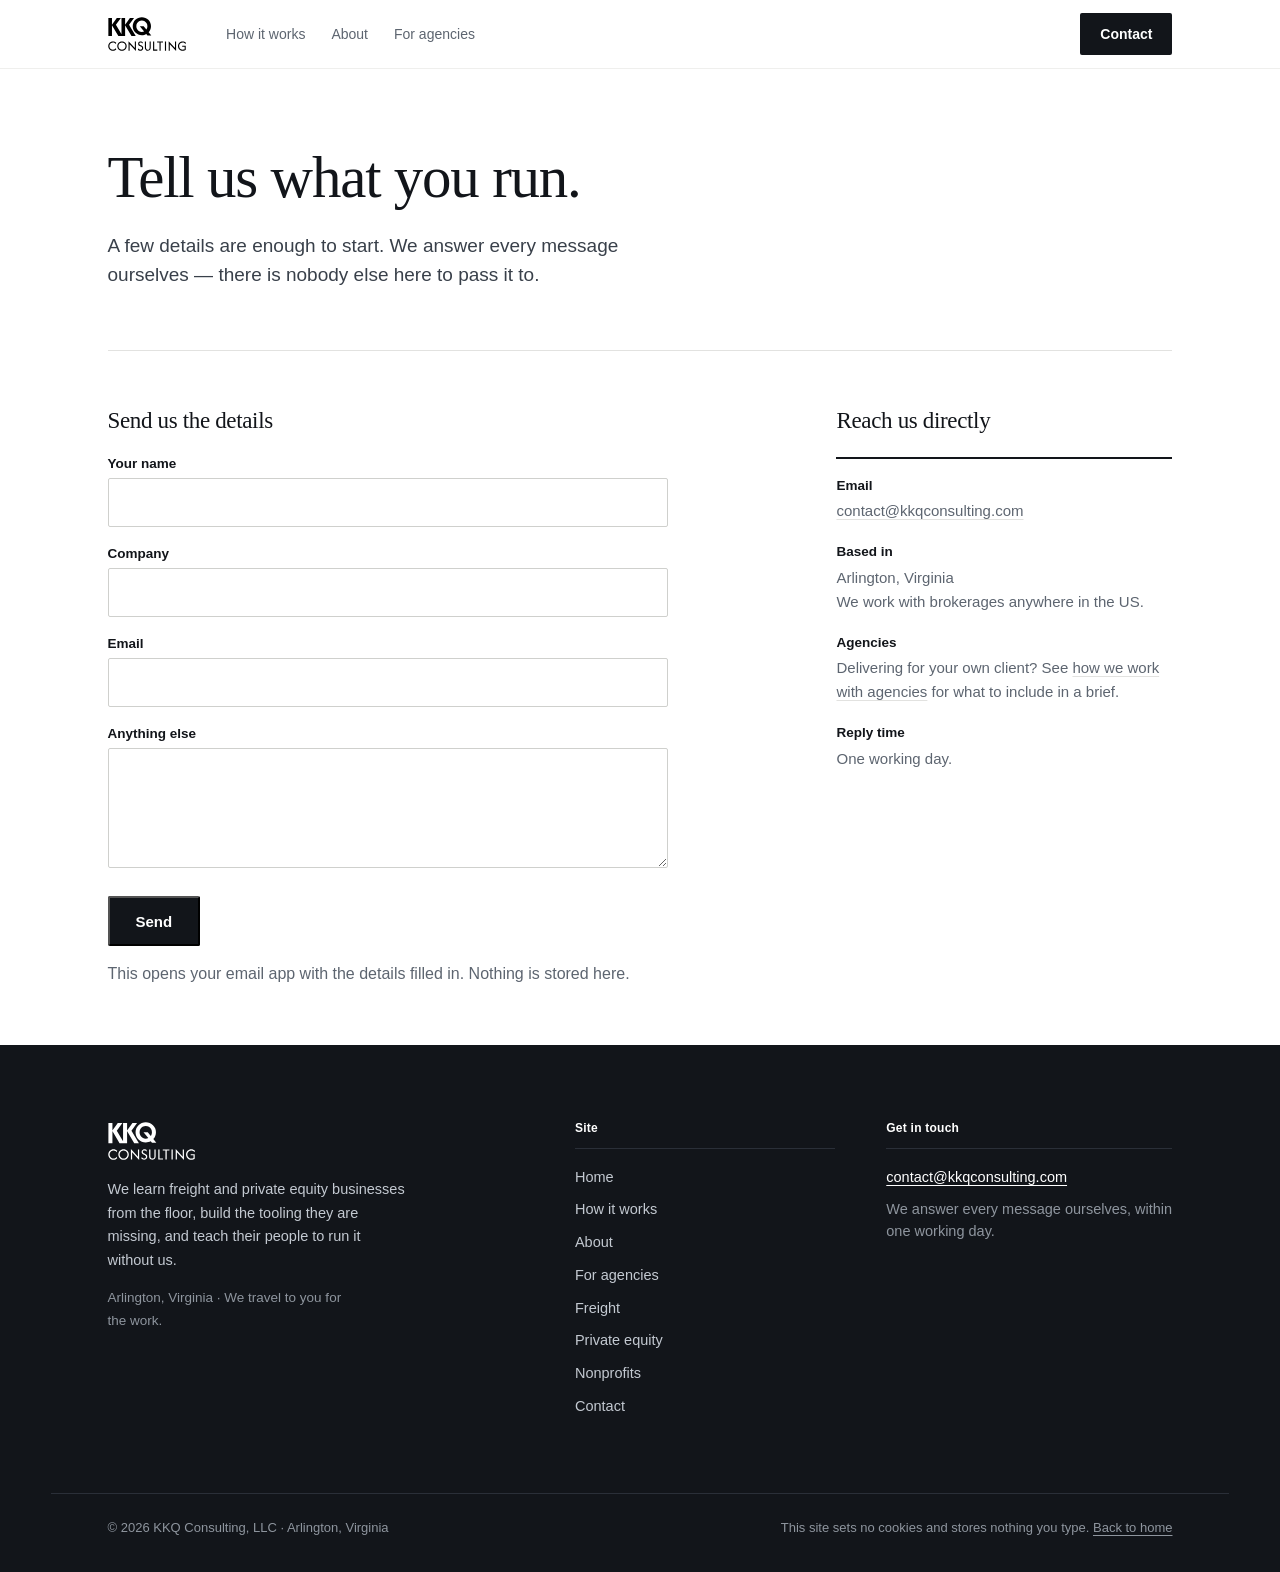
<file: contact.html>
<!DOCTYPE html>
<html lang="en">
<head>
<meta charset="utf-8">
<meta name="viewport" content="width=device-width, initial-scale=1">
<title>Contact KKQ Consulting | AI Automation Consultants, VA</title>
<meta name="description" content="Arlington, Virginia. Tell us what you run and where the manual work sits — freight or private equity. We answer within one working day.">
<link rel="canonical" href="https://kkqconsulting.com/contact">
<link rel="stylesheet" href="/style.css">
<link rel="icon" href="/favicon.svg">
<link rel="apple-touch-icon" href="/apple-touch-icon.png">
<meta property="og:type" content="website">
<meta property="og:site_name" content="KKQ Consulting">
<meta property="og:title" content="Contact KKQ Consulting | AI Automation Consultants, VA">
<meta property="og:description" content="Arlington, Virginia. Tell us what you run and where the manual work sits — freight or private equity. We answer within one working day.">
<meta property="og:url" content="https://kkqconsulting.com/contact">
<meta property="og:image" content="https://kkqconsulting.com/og.png">
<meta property="og:image:type" content="image/png">
<meta property="og:image:width" content="1200">
<meta property="og:image:height" content="630">
<meta property="og:image:alt" content="KKQ Consulting wordmark in white on a near-black card, above the line: We learn your business, then we automate it.">
<meta name="twitter:card" content="summary_large_image">
<script type="application/ld+json">
{
 "@context": "https://schema.org",
 "@graph": [
  {
   "@type": "Organization",
   "@id": "https://kkqconsulting.com/#organization",
   "name": "KKQ Consulting",
   "legalName": "KKQ Consulting, LLC",
   "url": "https://kkqconsulting.com/",
   "email": "contact@kkqconsulting.com",
   "description": "KKQ Consulting is a two-person consultancy in Arlington, Virginia. We learn how freight companies and private equity firms actually run, build the automation they are missing on their own systems and keys, and teach their people to run it without us.",
   "logo": {
    "@type": "ImageObject",
    "@id": "https://kkqconsulting.com/#logo",
    "url": "https://kkqconsulting.com/brand-logo.png",
    "contentUrl": "https://kkqconsulting.com/brand-logo.png",
    "width": 1538,
    "height": 882,
    "caption": "KKQ Consulting"
   },
   "image": {
    "@id": "https://kkqconsulting.com/#logo"
   },
   "address": {
    "@type": "PostalAddress",
    "addressLocality": "Arlington",
    "addressRegion": "VA",
    "addressCountry": "US"
   },
   "areaServed": {
    "@type": "Country",
    "name": "United States"
   },
   "numberOfEmployees": {
    "@type": "QuantitativeValue",
    "value": 2
   },
   "knowsAbout": [
    "Freight brokerage operations",
    "Transportation management systems",
    "Business process automation",
    "Applied artificial intelligence",
    "Private equity deal operations",
    "Portfolio company reporting"
   ],
   "contactPoint": [
    {
     "@type": "ContactPoint",
     "contactType": "sales",
     "email": "contact@kkqconsulting.com",
     "url": "https://kkqconsulting.com/contact",
     "areaServed": "US",
     "availableLanguage": "English"
    }
   ]
  },
  {
   "@type": "WebSite",
   "@id": "https://kkqconsulting.com/#website",
   "url": "https://kkqconsulting.com/",
   "name": "KKQ Consulting",
   "publisher": {
    "@id": "https://kkqconsulting.com/#organization"
   },
   "inLanguage": "en-US"
  },
  {
   "@type": "ContactPage",
   "@id": "https://kkqconsulting.com/contact#webpage",
   "url": "https://kkqconsulting.com/contact",
   "name": "Contact KKQ Consulting",
   "isPartOf": {
    "@id": "https://kkqconsulting.com/#website"
   },
   "about": {
    "@id": "https://kkqconsulting.com/#organization"
   },
   "breadcrumb": {
    "@id": "https://kkqconsulting.com/contact#breadcrumb"
   },
   "inLanguage": "en-US"
  },
  {
   "@type": "BreadcrumbList",
   "@id": "https://kkqconsulting.com/contact#breadcrumb",
   "itemListElement": [
    {
     "@type": "ListItem",
     "position": 1,
     "name": "Home",
     "item": "https://kkqconsulting.com/"
    },
    {
     "@type": "ListItem",
     "position": 2,
     "name": "Contact"
    }
   ]
  }
 ]
}
</script>
</head>
<body>
<a class="skip" href="#main">Skip to content</a>

<nav><div class="nav-in">
  <a href="/" class="brand"><img src="/logoBlack.svg" alt="KKQ Consulting" width="65" height="28"></a>
  <div class="nav-links">
    <a href="/#how">How it works</a><a href="/about">About</a><a href="/agencies">For agencies</a>
  </div>
  <div class="nav-cta"><a href="/contact" class="btn btn-p">Contact</a></div>
</div></nav>

<main id="main">
<div class="page-head"><div class="wrap">
  <h1>Tell us what you run.</h1>
  <p class="lede">A few details are enough to start. We answer every message ourselves — there is nobody else here to pass it to.</p>
  <div class="rule"></div>
</div></div>

<div class="block"><div class="wrap contact-grid">
  <div class="contact-col">
  <h2>Send us the details</h2>
  <form id="f" novalidate>
    <div class="field"><label for="name">Your name</label><input id="name" name="name" type="text" autocomplete="name"></div>
    <div class="field"><label for="company">Company</label><input id="company" name="company" type="text" autocomplete="organization"></div>
    <div class="field"><label for="email">Email</label><input id="email" name="email" type="email" autocomplete="email"></div>
    <div class="field"><label for="note">Anything else</label><textarea id="note" name="note"></textarea></div>
    <button type="submit" class="btn btn-p btn-lg">Send</button>
    <p class="hint" style="margin-top:14px">This opens your email app with the details filled in. Nothing is stored here.</p>
  </form>
  </div>

  <div class="contact-col">
  <h2>Reach us directly</h2>
  <dl class="direct">
    <dt>Email</dt>
    <dd><a href="mailto:contact@kkqconsulting.com">contact@kkqconsulting.com</a></dd>
    <dt>Based in</dt>
    <dd>Arlington, Virginia<br>We work with brokerages anywhere in the US.</dd>
    <dt>Agencies</dt>
    <dd>Delivering for your own client? See <a href="/agencies">how we work with agencies</a> for what to include in a brief.</dd>
    <dt>Reply time</dt>
    <dd>One working day.</dd>
  </dl>
  </div>
</div></div>
</main>

<script>
document.getElementById('f').addEventListener('submit', function (e) {
  e.preventDefault();
  var v = function (id) { return document.getElementById(id).value.trim(); };
  var body = [
    'Name: ' + v('name'),
    'Company: ' + v('company'),
    'Email: ' + v('email'),
    '',
    v('note')
  ].join('\n');
  var subj = v('company') ? 'Enquiry — ' + v('company') : 'Enquiry';
  window.location.href = 'mailto:contact@kkqconsulting.com?subject=' +
    encodeURIComponent(subj) + '&body=' + encodeURIComponent(body);
});
</script>

<footer>
  <div class="wrap f-top">
    <div class="f-about">
      <a href="/" class="brand"><img src="/logoWhite.svg" alt="KKQ Consulting" width="65" height="28" loading="lazy"></a>
      <p>We learn freight and private equity businesses from the floor, build the tooling they are missing, and teach their people to run it without us.</p>
      <p class="f-loc">Arlington, Virginia · We travel to you for the work.</p>
    </div>

    <nav class="f-col" aria-label="Footer">
      <h2>Site</h2>
      <ul>
        <li><a href="/">Home</a></li>
        <li><a href="/#how">How it works</a></li>
        <li><a href="/about">About</a></li>
        <li><a href="/agencies">For agencies</a></li>
        <li><a href="https://freight.kkqconsulting.com/">Freight</a></li>
        <li><a href="https://pe.kkqconsulting.com/">Private equity</a></li>
        <li><a href="https://ngo.kkqconsulting.com/">Nonprofits</a></li>
        <li><a href="/contact">Contact</a></li>
      </ul>
    </nav>

    <div class="f-col">
      <h2>Get in touch</h2>
      <ul class="f-contact">
        <li><a href="mailto:contact@kkqconsulting.com">contact@kkqconsulting.com</a></li>
        <li>We answer every message ourselves, within one working day.</li>
      </ul>
    </div>
  </div>

  <div class="wrap f-bot">
    <p>&copy; 2026 KKQ Consulting, LLC &middot; Arlington, Virginia</p>
    <p>This site sets no cookies and stores nothing you type. <a href="/">Back to home</a></p>
  </div>
</footer>
</body>
</html>
</file>
<file: style.css>
:root{
  --ink:#12151a; --ink-2:#39404a; --ink-3:#5d6570; --ink-4:#676e78;
  --paper:#fff; --panel:#f7f7f6; --line:#e2e2e0; --line-2:#efefed;
  --ox:#7a2e28; --dark:#12151a;
  --dark-2:#1b1f26; --on-dark:#c3c9d1; --on-dark-2:#8e959e; --dark-line:#2a2f38;
  --serif:"Iowan Old Style","Palatino Linotype",Palatino,"Book Antiqua",Georgia,serif;
  --sans:-apple-system,BlinkMacSystemFont,"Segoe UI","Helvetica Neue",Helvetica,Arial,sans-serif;
  --mono:ui-monospace,"SF Mono",SFMono-Regular,Menlo,Consolas,monospace;
  --max:min(92vw, 1440px);
  --gutter:clamp(22px,4.4vw,64px);
  --nav-h:68px;
  --z-sticky:60; --z-overlay:80;
}
*{box-sizing:border-box;margin:0;padding:0}
html{scroll-behavior:smooth;scroll-padding-top:calc(var(--nav-h) + 12px);-webkit-text-size-adjust:100%}
body{background:var(--paper);color:var(--ink);font:16px/1.6 var(--sans);
  -webkit-font-smoothing:antialiased;-moz-osx-font-smoothing:grayscale}
.wrap{max-width:var(--max);margin:0 auto;padding:0 var(--gutter)}
a{color:inherit;text-decoration:none}
ul,ol{list-style:none}
:focus-visible{outline:2px solid var(--ox);outline-offset:3px}
.btn-p:focus-visible,.dark a:focus-visible,footer a:focus-visible{outline-color:#fff}

.skip{position:absolute;left:-9999px;top:0;z-index:var(--z-overlay)}
.skip:focus{left:var(--gutter);top:10px;background:var(--ink);color:#fff;
  padding:10px 16px;border-radius:2px;font:600 14px/1 var(--sans)}

h1{font:400 clamp(36px,4.6vw,62px)/1.07 var(--serif);letter-spacing:-.02em;text-wrap:balance}
h2{font:400 clamp(27px,3vw,39px)/1.16 var(--serif);letter-spacing:-.015em;text-wrap:balance}
h3{text-wrap:balance}
p{text-wrap:pretty}
.lede{font:400 clamp(17px,1.5vw,19px)/1.55 var(--sans);color:var(--ink-2)}

/* ---------- nav ---------- */
body>nav{position:sticky;top:0;z-index:var(--z-sticky);background:rgba(255,255,255,.93);
  backdrop-filter:blur(12px);-webkit-backdrop-filter:blur(12px);border-bottom:1px solid var(--line-2)}
@supports not ((backdrop-filter:blur(1px)) or (-webkit-backdrop-filter:blur(1px))){body>nav{background:#fff}}
.nav-in{max-width:var(--max);margin:0 auto;padding:0 var(--gutter);height:var(--nav-h);
  display:flex;align-items:center;gap:28px}
.brand{display:flex;align-items:center;flex-shrink:0}
/* stacked lockup: CONSULTING is ~28% of the height, so it needs ~34px total
   before that line becomes legible */
.brand img{display:block;height:34px;width:auto}
.nav-links{display:flex;gap:26px;margin-left:12px}
.nav-links a{font-size:14px;color:var(--ink-3);transition:color .15s}
.nav-links a:hover{color:var(--ink)}
.nav-links a.on{color:var(--ink);font-weight:600}
.nav-cta{margin-left:auto;flex-shrink:0}

.btn{display:inline-flex;align-items:center;justify-content:center;height:42px;padding:0 20px;
  font:600 14px/1 var(--sans);border-radius:2px;
  transition:background .18s cubic-bezier(.22,1,.36,1),border-color .18s cubic-bezier(.22,1,.36,1),color .18s}
.btn-p{background:var(--ink);color:#fff}.btn-p:hover{background:#2b3139}
.btn-g{border:1px solid #8f959d}.btn-g:hover{border-color:var(--ink);background:var(--panel)}
.btn-lg{height:50px;padding:0 26px;font-size:15px}

/* ---------- hero ---------- */
.hero{padding:clamp(64px,8vw,108px) 0 clamp(56px,6vw,80px)}
.hero-in{display:grid;gap:clamp(36px,5vw,56px)}
.hero h1{max-width:16ch}
.hero .lede{max-width:46ch;margin-top:22px}
.hero-btns{display:flex;gap:12px;margin-top:34px;flex-wrap:wrap}
.hero-side{border-top:1px solid var(--line);padding-top:20px;max-width:44ch}
.hero-side h2,.hero-side h3{font:600 13px/1.4 var(--sans);letter-spacing:0;color:var(--ink);margin-bottom:11px}
.hero-side p{font-size:15px;line-height:1.65;color:var(--ink-3)}
.hero-side p+p{margin-top:12px}
@media(min-width:1000px){
  .hero-in{grid-template-columns:minmax(0,1.5fr) minmax(0,1fr);
    gap:clamp(48px,6vw,88px);align-items:end}
  .hero-side{padding-bottom:6px}
}

/* ---------- video hero (freight) ---------- */
.hero-v{position:relative;isolation:isolate;overflow:hidden;
  min-height:clamp(460px,78vh,760px);display:flex;align-items:center;
  padding:clamp(56px,7vw,96px) 0;background:var(--dark)}
.hero-v video{position:absolute;inset:0;width:100%;height:100%;object-fit:cover;
  z-index:-2;pointer-events:none}
/* legibility scrim: darkest at the left, where the type sits */
.hero-v::after{content:"";position:absolute;inset:0;z-index:-1;
  background:
    /* Pool of shade over the type only. Tuned by measuring composited luminance
       under the real h1/lede boxes across the clip: holds 4:1 on the headline
       and 6:1 on the lede at their worst frames while leaving ~82% of the
       footage's brightness intact. */
    radial-gradient(ellipse 66% 86% at 20% 46%,
      rgba(9,11,15,.86) 0%,
      rgba(9,11,15,.80) 30%,
      rgba(9,11,15,.56) 56%,
      rgba(9,11,15,.18) 78%,
      rgba(9,11,15,0) 100%),
    /* keeps the white nav from floating on a bright frame */
    linear-gradient(to bottom,rgba(9,11,15,.34) 0%,rgba(9,11,15,0) 20%),
    /* faint overall settle so the footage sits in the palette */
    linear-gradient(rgba(9,11,15,.04),rgba(9,11,15,.04))}
/* Same shell with no footage behind it: solid panel, no scrim to composite.
   Drop `plain`, add the <video> + toggle, and the media hero takes over. */
.hero-v.plain{background:var(--dark);min-height:clamp(400px,62vh,600px)}
.hero-v.plain::after{content:none}
/* the halo only exists to fight busy footage; on a flat panel it just smears */
.hero-v.plain h1,.hero-v.plain .lede{text-shadow:none}
/* no scrim to stay inside of, so the headline gets a wider measure */
.hero-v.plain h1{max-width:24ch}

/* .wrap is a flex item here; without this it shrinks to its content and the
   auto margins centre it, pulling the type off the page's left gutter. */
.hero-v>.wrap{width:100%}
/* A soft halo carries local legibility over the busiest frames, so the scrim
   can stay light enough to keep the footage visible. */
.hero-v h1{color:#fff;max-width:20ch;
  text-shadow:0 2px 28px rgba(6,8,12,.55),0 1px 4px rgba(6,8,12,.40)}
.hero-v .lede{color:#eef1f4;max-width:44ch;margin-top:20px;
  text-shadow:0 1px 12px rgba(6,8,12,.55),0 1px 3px rgba(6,8,12,.40)}
.hero-v .hero-btns{margin-top:32px}
.hero-v .btn-g{border-color:rgba(255,255,255,.62);color:#fff}
.hero-v .btn-g:hover{border-color:#fff;background:rgba(255,255,255,.14)}
/* keeps the dark fill (site convention) but stops the edge dissolving into the video */
.hero-v .btn-p{box-shadow:inset 0 0 0 1px rgba(255,255,255,.22)}
.hero-v .btn-p:hover{background:#2b3139}

/* Narrow screens: the headline reflows to the full width, so a left-weighted
   pool can't cover it. Swap to a vertical scrim weighted to the text band. */
@media(max-width:820px){
  .hero-v::after{
    background:
      linear-gradient(to bottom,
        rgba(9,11,15,.34) 0%,
        rgba(9,11,15,.50) 28%,
        rgba(9,11,15,.56) 62%,
        rgba(9,11,15,.38) 100%),
      linear-gradient(rgba(9,11,15,.04),rgba(9,11,15,.04))}
}

/* play/pause */
.vtoggle{position:absolute;right:var(--gutter);bottom:clamp(18px,3vw,28px);z-index:2;
  width:46px;height:46px;display:grid;place-items:center;cursor:pointer;
  color:#fff;background:rgba(9,11,15,.62);border:1px solid rgba(255,255,255,.55);
  box-shadow:0 1px 10px rgba(6,8,12,.35);
  border-radius:50%;-webkit-backdrop-filter:blur(6px);backdrop-filter:blur(6px);
  transition:background .18s cubic-bezier(.22,1,.36,1),border-color .18s,transform .18s}
.vtoggle:hover{background:rgba(9,11,15,.66);border-color:rgba(255,255,255,.7)}
.vtoggle:active{transform:scale(.94)}
.vtoggle svg{width:15px;height:15px;fill:currentColor;display:block}
/* optical centring: the play triangle reads left-heavy inside a circle */
.vtoggle .i-play{display:none;margin-left:2px}
.vtoggle[data-paused="true"] .i-play{display:block}
.vtoggle[data-paused="true"] .i-pause{display:none}

/* two equal columns using the light .hero-side treatment */
.pair{display:grid;gap:32px}
@media(min-width:760px){.pair{grid-template-columns:1fr 1fr;gap:clamp(36px,5vw,64px)}}

/* ---------- sections ---------- */
section{padding:clamp(56px,6.5vw,88px) 0;border-top:1px solid var(--line-2)}
.head{max-width:46ch;margin-bottom:clamp(32px,4vw,48px)}
.head .lede{margin-top:16px;max-width:52ch}

/* engagement — a real ordered sequence, not section scaffolding */
.steps{border-top:1px solid var(--line)}
.st{border-bottom:1px solid var(--line);padding:clamp(22px,2.4vw,30px) 0;display:grid;
  grid-template-columns:1fr;gap:10px;align-items:baseline}
.st .n{font:500 12px/1.5 var(--mono);letter-spacing:.08em;color:var(--ox)}
.st h3{font:400 clamp(21px,2vw,25px)/1.26 var(--serif);letter-spacing:-.012em}
.st p{font-size:15px;line-height:1.65;color:var(--ink-3);max-width:62ch}
@media(min-width:820px){
  .st{grid-template-columns:3.5rem minmax(0,19.5rem) minmax(0,1fr);gap:clamp(24px,3vw,44px)}
}

/* ---------- where we stop ---------- */
.dark{background:var(--dark);color:#fff;border-top:none;padding:clamp(72px,8vw,110px) 0}
.dark-in{display:grid;gap:clamp(28px,4vw,56px)}
.dark h2{color:#fff;max-width:17ch;font-size:clamp(31px,4vw,52px);line-height:1.1}
.dark p{color:var(--on-dark);max-width:46ch;font-size:clamp(16px,1.4vw,18.5px);line-height:1.65}
.dark p+p{margin-top:18px}
@media(min-width:900px){
  .dark-in{grid-template-columns:minmax(0,1.1fr) minmax(0,1fr);align-items:start;
    gap:clamp(48px,7vw,96px)}
  .dark .dark-body{padding-top:9px}
}

/* ---------- who ---------- */
.two{display:grid;grid-template-columns:1fr;gap:32px}
.who{border-top:2px solid var(--ink);padding-top:20px}
.who .nm{font:400 23px/1.2 var(--serif);margin-bottom:12px}
.who p{font-size:15px;color:var(--ink-3);line-height:1.65;max-width:52ch}
@media(min-width:760px){.two{grid-template-columns:1fr 1fr;gap:clamp(36px,5vw,64px)}}

/* ---------- closing cta ---------- */
.cta{background:var(--panel);padding:clamp(84px,9vw,132px) 0;border-top:1px solid var(--line)}
.cta-in{display:grid;gap:40px;align-items:end}
.cta h2{max-width:19ch}
.cta .lede{max-width:44ch;margin-top:22px}
@media(min-width:880px){
  .cta-in{grid-template-columns:minmax(0,1fr) auto;gap:clamp(40px,6vw,80px)}
  .cta-in .hero-btns{margin-top:0;padding-bottom:6px}
}

/* ---------- footer ---------- */
footer{background:var(--dark);color:var(--on-dark);
  padding:clamp(56px,6vw,80px) 0 clamp(26px,3vw,34px)}
footer .brand img{height:38px}
.f-top{display:grid;gap:clamp(36px,4vw,48px)}
@media(min-width:700px){.f-top{grid-template-columns:1fr 1fr}}
@media(min-width:1000px){
  /* Site column now carries the two practice links, so it needs more room */
  .f-top{grid-template-columns:minmax(0,1.6fr) minmax(0,1fr) minmax(0,1.1fr);
    gap:clamp(32px,4vw,56px)}
}
.f-about p{font-size:14.5px;line-height:1.65;color:var(--on-dark);max-width:38ch;margin-top:18px}
.f-about .f-loc{color:var(--on-dark-2);font-size:13.5px;margin-top:14px}
.f-col h2{font:600 12px/1 var(--sans);letter-spacing:.02em;color:#fff;margin-bottom:18px}
.f-col li{font-size:14.5px;line-height:1.5;color:var(--on-dark);margin-bottom:11px}
.f-col a{color:var(--on-dark);transition:color .15s}
.f-col a:hover{color:#fff;text-decoration:underline;text-underline-offset:3px}
.f-steps li,.f-contact li{color:var(--on-dark-2)}
.f-contact a{color:#fff;text-decoration:underline;text-underline-offset:3px}

.f-bot{margin-top:clamp(44px,5vw,64px);padding-top:24px;border-top:1px solid var(--dark-line);
  display:flex;flex-wrap:wrap;gap:10px 28px;justify-content:space-between;align-items:baseline}
.f-bot p{font-size:13px;line-height:1.6;color:var(--on-dark-2)}
.f-bot a{color:var(--on-dark-2);text-decoration:underline;text-underline-offset:3px}
.f-bot a:hover{color:#fff}

/* ---------- interior pages ---------- */
.page-head{padding:clamp(52px,6vw,88px) 0 0}
.page-head h1{max-width:17ch}
.page-head .lede{max-width:52ch;margin-top:22px}
.rule{border-top:1px solid var(--line);margin-top:clamp(40px,5vw,60px)}

.block{padding:clamp(40px,4.5vw,58px) 0;border-bottom:1px solid var(--line-2)}
.block:last-of-type{border-bottom:none}
.block-in{display:grid;grid-template-columns:1fr;gap:14px;align-items:baseline}
.block h2{font-size:clamp(22px,2.2vw,28px)}
.block p{font-size:16px;line-height:1.7;color:var(--ink-3);max-width:66ch}
.block p+p{margin-top:16px}
.block b{color:var(--ink);font-weight:600}
@media(min-width:820px){
  .block-in{grid-template-columns:minmax(0,15rem) minmax(0,1fr);gap:clamp(28px,4vw,56px)}
}
.ph{color:var(--ink-4);font-style:italic}

.bios{display:grid;grid-template-columns:1fr;gap:32px;margin-top:8px}
.bio{border-top:2px solid var(--ink);padding-top:20px}
/* 4:5 portrait. Only one founder photo exists so far; capping the width keeps the
   row even rather than leaving a full-column gap next to it. */
.bio-portrait{display:block;width:100%;max-width:196px;aspect-ratio:4/5;
  object-fit:cover;margin:0 0 18px}
.bio .nm+.bio-portrait{margin-top:4px}
.bio .nm{font:400 24px/1.2 var(--serif);margin-bottom:14px}
.bio p{font-size:15px;color:var(--ink-3);line-height:1.7;max-width:50ch}
.bio .meta{margin-top:18px;font:400 13.5px/1.6 var(--sans);color:var(--ink-4)}
.bio .meta a{text-decoration:underline;text-underline-offset:2px}
@media(min-width:760px){.bios{grid-template-columns:1fr 1fr;gap:clamp(40px,5vw,64px)}}

/* ---------- contact ---------- */
form{max-width:560px}
.field{margin-bottom:20px}
.field label{display:block;font:600 13.5px/1 var(--sans);color:var(--ink);margin-bottom:8px}
.field input,.field textarea,.field select{width:100%;border:1px solid #cfd0cd;background:#fff;
  padding:12px 13px;font:400 15px/1.5 var(--sans);color:var(--ink);border-radius:2px;
  transition:border-color .15s}
.field input::placeholder,.field textarea::placeholder{color:var(--ink-4)}
.field input:hover,.field textarea:hover,.field select:hover{border-color:#a9aba7}
.field input:focus,.field textarea:focus,.field select:focus{outline:2px solid var(--ox);
  outline-offset:1px;border-color:transparent}
.field textarea{min-height:120px;resize:vertical}
.hint{font-size:13px;line-height:1.6;color:var(--ink-4)}
.contact-grid{display:grid;grid-template-columns:1fr;gap:40px;align-items:start}
/* Each column is one grid item: its heading plus its content. Without the
   wrapper the headings become grid items of their own, which pushes the form
   into the narrow track meant for the contact details. */
.contact-col h2{font-size:clamp(19px,1.8vw,23px);margin-bottom:22px}
@media(min-width:880px){
  .contact-grid{grid-template-columns:minmax(0,560px) minmax(0,21rem);
    justify-content:space-between;gap:clamp(48px,7vw,88px)}
}
.direct{border-top:2px solid var(--ink);padding-top:20px}
.direct dt{font:600 13.5px/1 var(--sans);color:var(--ink);margin-bottom:7px}
.direct dd{font-size:15px;color:var(--ink-3);margin-bottom:22px;line-height:1.6}
.direct dd:last-child{margin-bottom:0}
.direct dd a{text-decoration:underline;text-underline-offset:2px}

@media(max-width:820px){
  .nav-links{display:none}
}
@media (prefers-reduced-motion:reduce){
  html{scroll-behavior:auto}
  *,*::before,*::after{transition-duration:.01ms!important;animation-duration:.01ms!important}
}

/* ---------- homepage practice hub ---------- */
#practices .hero-side{border-top-width:2px;border-top-color:var(--ink)}
#practices .hero-side h3{font:400 clamp(21px,2vw,25px)/1.26 var(--serif);
  letter-spacing:-.012em;margin-bottom:12px}
#practices .hero-side h3 a{color:var(--ink)}
#practices .hero-side h3 a:hover{text-decoration:underline;text-underline-offset:3px}

/* A live backdrop blur over moving footage recomposites on every frame.
   :has() scopes this to the one page that actually plays video. */
body:has(.hero-v video) > nav{backdrop-filter:none;-webkit-backdrop-filter:none;background:#fff}
body:has(.hero-v video) .vtoggle{backdrop-filter:none;-webkit-backdrop-filter:none;
  background:rgba(9,11,15,.72)}
body:has(.hero-v video) .vtoggle:hover{background:rgba(9,11,15,.86)}


/* Three practices on the homepage hub: stack until there is room for all three
   side by side, so the last card never orphans onto a row of its own. */
#practices .pair{grid-template-columns:1fr}
#practices .hero-side{max-width:none}
@media(min-width:900px){
  #practices .pair{grid-template-columns:repeat(3,minmax(0,1fr))}
}

/* =========================================================================
   Craft pass. The page was one flat white sheet with five identically shaped
   sections, an accent colour that appeared nowhere, and no interaction life.
   Everything below works within the existing palette and type — no new colours,
   no new families.
   ========================================================================= */

/* --- ground rhythm -------------------------------------------------------
   Alternating ground gives the page a spine. The practices sit on the panel
   so the three offers read as one unit rather than three floating columns. */
#practices{background:var(--panel);border-top-color:var(--line)}
#practices+section{border-top:none}

/* --- section pacing ------------------------------------------------------
   Uniform padding everywhere is what made this feel mechanical. The sequence
   and the people section carry more air than the denser practice grid. */
#how,#who{padding:clamp(72px,8vw,124px) 0}

/* --- the ordered sequence ------------------------------------------------
   The ordinals were 12px mono in a colour nobody could see. Setting them in
   the serif at display size makes the list read as a numbered sequence at a
   glance, and gives the accent somewhere real to live. */
.st .n{font:400 clamp(19px,1.7vw,23px)/1.2 var(--serif);letter-spacing:0;
  color:var(--ox);font-variant-numeric:tabular-nums lining-nums;
  transition:opacity .2s cubic-bezier(.22,1,.36,1)}
.st{transition:background-color .2s cubic-bezier(.22,1,.36,1)}
@media(min-width:820px){
  /* hang the rule and the ordinal into the gutter so the list has an edge */
  .st{margin-inline:calc(var(--gutter) * -0.5);padding-inline:calc(var(--gutter) * 0.5)}
  .st:hover{background-color:rgba(122,46,40,.035)}
}
.steps{border-top-width:2px;border-top-color:var(--ink)}

/* --- practice cards ------------------------------------------------------
   The whole card is the target, not just the heading — a 3-word link inside a
   paragraph-sized card is a small tap target and a weak affordance. */
#practices .hero-side{position:relative;
  transition:border-top-color .2s cubic-bezier(.22,1,.36,1)}
#practices .hero-side h3 a::after{content:"";position:absolute;inset:0}
#practices .hero-side:hover{border-top-color:var(--ox)}
#practices .hero-side:hover h3 a{text-decoration:underline;text-underline-offset:4px;
  text-decoration-thickness:1px}
#practices .hero-side:has(a:focus-visible){border-top-color:var(--ox)}

/* --- typographic detail --------------------------------------------------- */
::selection{background:var(--ox);color:#fff}
.st .n,.f-bot,.direct dd{font-variant-numeric:tabular-nums}
/* inline prose links: underline that sits off the baseline rather than through it */
.block a:not(.btn),.page-head a:not(.btn),.bio .meta a{
  text-decoration:underline;text-underline-offset:3px;
  text-decoration-thickness:1px;text-decoration-color:var(--line);
  transition:text-decoration-color .15s}
.block a:not(.btn):hover,.page-head a:not(.btn):hover{text-decoration-color:var(--ox)}

/* --- buttons: give the press a physical response ------------------------- */
.btn{transform:translateZ(0)}
.btn:active{transform:translateY(1px)}

/* --- footer structure ----------------------------------------------------- */
.f-col h2{padding-bottom:14px;border-bottom:1px solid var(--dark-line);margin-bottom:18px}

/* --- one orchestrated arrival, on the hero only --------------------------
   Not a scroll reveal on every section — that uniform reflex is the tell.
   The keyframes end at the element's natural state, so if animation never
   runs the content is simply there. */
@keyframes kkq-rise{from{opacity:0;transform:translateY(9px)}}
.hero h1,.hero .lede,.hero .hero-btns,
.hero-v h1,.hero-v .lede,.hero-v .hero-btns{
  animation:kkq-rise .62s cubic-bezier(.22,1,.36,1) both}
.hero .lede,.hero-v .lede{animation-delay:.07s}
.hero .hero-btns,.hero-v .hero-btns{animation-delay:.14s}

@media(prefers-reduced-motion:reduce){
  .hero h1,.hero .lede,.hero .hero-btns,
  .hero-v h1,.hero-v .lede,.hero-v .hero-btns{animation:none}
  .st,#practices .hero-side{transition:none}
}

/* --- horizontal variant of the sequence ----------------------------------
   Four stages side by side. Each column stacks ordinal / title / detail, with
   a hairline between columns so the order still reads left to right. */
@media(min-width:900px){
  /* Each column is its own grid, so ordinal / title / detail would sit at
     three different heights per column. Subgrid pulls all four columns onto
     the same three rows so the row rules read straight across. */
  .steps-h{display:grid;grid-template-columns:repeat(4,minmax(0,1fr));
    grid-template-rows:auto auto auto;
    border-top:2px solid var(--ink)}
  .steps-h .st{grid-row:span 3;grid-template-rows:subgrid;
    grid-template-columns:1fr;gap:10px;align-items:start;
    border-bottom:none;border-left:1px solid var(--line);
    padding:clamp(26px,2.4vw,34px) clamp(18px,1.8vw,30px) 0;
    margin-inline:0}
  @supports not (grid-template-rows:subgrid){
    /* fallback: fix the first two rows so the third still starts level */
    .steps-h .st{grid-template-rows:1.9em 2.6em auto}
  }
  .steps-h .st:first-child{border-left:none;padding-left:0}
  .steps-h .st:last-child{padding-right:0}
  .steps-h .st:hover{background-color:transparent}
  .steps-h .st h3{font-size:clamp(19px,1.6vw,22px)}
  .steps-h .st p{max-width:none}
}

/* --- the team section reads as a centred statement, not a left column ----- */
/* wider measure than the left-aligned sections: a centred statement wants
   two balanced lines, not three narrow ones */
#who .head{text-align:center;margin-inline:auto;max-width:36rem}
#who .head .lede{margin-inline:auto}
#who .hero-btns{justify-content:center}
</file>
<file: Freight/style.css>
:root{
  --ink:#12151a; --ink-2:#39404a; --ink-3:#5d6570; --ink-4:#676e78;
  --paper:#fff; --panel:#f7f7f6; --line:#e2e2e0; --line-2:#efefed;
  --ox:#7a2e28; --dark:#12151a;
  --dark-2:#1b1f26; --on-dark:#c3c9d1; --on-dark-2:#8e959e; --dark-line:#2a2f38;
  --serif:"Iowan Old Style","Palatino Linotype",Palatino,"Book Antiqua",Georgia,serif;
  --sans:-apple-system,BlinkMacSystemFont,"Segoe UI","Helvetica Neue",Helvetica,Arial,sans-serif;
  --mono:ui-monospace,"SF Mono",SFMono-Regular,Menlo,Consolas,monospace;
  --max:1180px;
  --gutter:clamp(22px,4.4vw,52px);
  --nav-h:68px;
  --z-sticky:60; --z-overlay:80;
}
*{box-sizing:border-box;margin:0;padding:0}
html{scroll-behavior:smooth;scroll-padding-top:calc(var(--nav-h) + 12px);-webkit-text-size-adjust:100%}
body{background:var(--paper);color:var(--ink);font:16px/1.6 var(--sans);
  -webkit-font-smoothing:antialiased;-moz-osx-font-smoothing:grayscale}
.wrap{max-width:var(--max);margin:0 auto;padding:0 var(--gutter)}
a{color:inherit;text-decoration:none}
ul,ol{list-style:none}
:focus-visible{outline:2px solid var(--ox);outline-offset:3px}
.btn-p:focus-visible,.dark a:focus-visible,footer a:focus-visible{outline-color:#fff}

.skip{position:absolute;left:-9999px;top:0;z-index:var(--z-overlay)}
.skip:focus{left:var(--gutter);top:10px;background:var(--ink);color:#fff;
  padding:10px 16px;border-radius:2px;font:600 14px/1 var(--sans)}

h1{font:400 clamp(36px,4.6vw,62px)/1.07 var(--serif);letter-spacing:-.02em;text-wrap:balance}
h2{font:400 clamp(27px,3vw,39px)/1.16 var(--serif);letter-spacing:-.015em;text-wrap:balance}
h3{text-wrap:balance}
p{text-wrap:pretty}
.lede{font:400 clamp(17px,1.5vw,19px)/1.55 var(--sans);color:var(--ink-2)}

/* ---------- nav ---------- */
body>nav{position:sticky;top:0;z-index:var(--z-sticky);background:rgba(255,255,255,.93);
  backdrop-filter:blur(12px);-webkit-backdrop-filter:blur(12px);border-bottom:1px solid var(--line-2)}
@supports not ((backdrop-filter:blur(1px)) or (-webkit-backdrop-filter:blur(1px))){body>nav{background:#fff}}
.nav-in{max-width:var(--max);margin:0 auto;padding:0 var(--gutter);height:var(--nav-h);
  display:flex;align-items:center;gap:28px}
.brand{display:flex;align-items:center;flex-shrink:0}
/* stacked lockup: CONSULTING is ~28% of the height, so it needs ~34px total
   before that line becomes legible */
.brand img{display:block;height:34px;width:auto}
.nav-links{display:flex;gap:26px;margin-left:12px}
.nav-links a{font-size:14px;color:var(--ink-3);transition:color .15s}
.nav-links a:hover{color:var(--ink)}
.nav-links a.on{color:var(--ink);font-weight:600}
.nav-cta{margin-left:auto;flex-shrink:0}

.btn{display:inline-flex;align-items:center;justify-content:center;height:42px;padding:0 20px;
  font:600 14px/1 var(--sans);border-radius:2px;
  transition:background .18s cubic-bezier(.22,1,.36,1),border-color .18s cubic-bezier(.22,1,.36,1),color .18s}
.btn-p{background:var(--ink);color:#fff}.btn-p:hover{background:#2b3139}
.btn-g{border:1px solid #8f959d}.btn-g:hover{border-color:var(--ink);background:var(--panel)}
.btn-lg{height:50px;padding:0 26px;font-size:15px}

/* ---------- hero ---------- */
.hero{padding:clamp(64px,8vw,108px) 0 clamp(56px,6vw,80px)}
.hero-in{display:grid;gap:clamp(36px,5vw,56px)}
.hero h1{max-width:16ch}
.hero .lede{max-width:46ch;margin-top:22px}
.hero-btns{display:flex;gap:12px;margin-top:34px;flex-wrap:wrap}
.hero-side{border-top:1px solid var(--line);padding-top:20px;max-width:44ch}
.hero-side h2{font:600 13px/1.4 var(--sans);letter-spacing:0;color:var(--ink);margin-bottom:11px}
.hero-side p{font-size:15px;line-height:1.65;color:var(--ink-3)}
.hero-side p+p{margin-top:12px}
@media(min-width:1000px){
  .hero-in{grid-template-columns:minmax(0,1.5fr) minmax(0,1fr);
    gap:clamp(48px,6vw,88px);align-items:end}
  .hero-side{padding-bottom:6px}
}

/* ---------- video hero (freight) ---------- */
.hero-v{position:relative;isolation:isolate;overflow:hidden;
  min-height:clamp(460px,78vh,760px);display:flex;align-items:center;
  padding:clamp(56px,7vw,96px) 0;background:var(--dark)}
.hero-v video{position:absolute;inset:0;width:100%;height:100%;object-fit:cover;
  z-index:-2;pointer-events:none}
/* legibility scrim: darkest at the left, where the type sits */
.hero-v::after{content:"";position:absolute;inset:0;z-index:-1;
  background:
    /* Pool of shade over the type only. Tuned by measuring composited luminance
       under the real h1/lede boxes across the clip: holds 4:1 on the headline
       and 6:1 on the lede at their worst frames while leaving ~82% of the
       footage's brightness intact. */
    radial-gradient(ellipse 66% 86% at 20% 46%,
      rgba(9,11,15,.86) 0%,
      rgba(9,11,15,.80) 30%,
      rgba(9,11,15,.56) 56%,
      rgba(9,11,15,.18) 78%,
      rgba(9,11,15,0) 100%),
    /* keeps the white nav from floating on a bright frame */
    linear-gradient(to bottom,rgba(9,11,15,.34) 0%,rgba(9,11,15,0) 20%),
    /* faint overall settle so the footage sits in the palette */
    linear-gradient(rgba(9,11,15,.04),rgba(9,11,15,.04))}
/* Same shell with no footage behind it: solid panel, no scrim to composite.
   Drop `plain`, add the <video> + toggle, and the media hero takes over. */
.hero-v.plain{background:var(--dark);min-height:clamp(400px,62vh,600px)}
.hero-v.plain::after{content:none}
/* the halo only exists to fight busy footage; on a flat panel it just smears */
.hero-v.plain h1,.hero-v.plain .lede{text-shadow:none}
/* no scrim to stay inside of, so the headline gets a wider measure */
.hero-v.plain h1{max-width:24ch}

/* .wrap is a flex item here; without this it shrinks to its content and the
   auto margins centre it, pulling the type off the page's left gutter. */
.hero-v>.wrap{width:100%}
/* A soft halo carries local legibility over the busiest frames, so the scrim
   can stay light enough to keep the footage visible. */
.hero-v h1{color:#fff;max-width:20ch;
  text-shadow:0 2px 28px rgba(6,8,12,.55),0 1px 4px rgba(6,8,12,.40)}
.hero-v .lede{color:#eef1f4;max-width:44ch;margin-top:20px;
  text-shadow:0 1px 12px rgba(6,8,12,.55),0 1px 3px rgba(6,8,12,.40)}
.hero-v .hero-btns{margin-top:32px}
.hero-v .btn-g{border-color:rgba(255,255,255,.62);color:#fff}
.hero-v .btn-g:hover{border-color:#fff;background:rgba(255,255,255,.14)}
/* keeps the dark fill (site convention) but stops the edge dissolving into the video */
.hero-v .btn-p{box-shadow:inset 0 0 0 1px rgba(255,255,255,.22)}
.hero-v .btn-p:hover{background:#2b3139}

/* Narrow screens: the headline reflows to the full width, so a left-weighted
   pool can't cover it. Swap to a vertical scrim weighted to the text band. */
@media(max-width:820px){
  .hero-v::after{
    background:
      linear-gradient(to bottom,
        rgba(9,11,15,.34) 0%,
        rgba(9,11,15,.50) 28%,
        rgba(9,11,15,.56) 62%,
        rgba(9,11,15,.38) 100%),
      linear-gradient(rgba(9,11,15,.04),rgba(9,11,15,.04))}
}

/* play/pause */
.vtoggle{position:absolute;right:var(--gutter);bottom:clamp(18px,3vw,28px);z-index:2;
  width:42px;height:42px;display:grid;place-items:center;cursor:pointer;
  color:#fff;background:rgba(9,11,15,.42);border:1px solid rgba(255,255,255,.34);
  border-radius:50%;-webkit-backdrop-filter:blur(6px);backdrop-filter:blur(6px);
  transition:background .18s cubic-bezier(.22,1,.36,1),border-color .18s,transform .18s}
.vtoggle:hover{background:rgba(9,11,15,.66);border-color:rgba(255,255,255,.7)}
.vtoggle:active{transform:scale(.94)}
.vtoggle svg{width:14px;height:14px;fill:currentColor;display:block}
/* optical centring: the play triangle reads left-heavy inside a circle */
.vtoggle .i-play{display:none;margin-left:2px}
.vtoggle[data-paused="true"] .i-play{display:block}
.vtoggle[data-paused="true"] .i-pause{display:none}

/* two equal columns using the light .hero-side treatment */
.pair{display:grid;gap:32px}
@media(min-width:760px){.pair{grid-template-columns:1fr 1fr;gap:clamp(36px,5vw,64px)}}

/* ---------- sections ---------- */
section{padding:clamp(56px,6.5vw,88px) 0;border-top:1px solid var(--line-2)}
.head{max-width:46ch;margin-bottom:clamp(32px,4vw,48px)}
.head .lede{margin-top:16px;max-width:52ch}

/* engagement — a real ordered sequence, not section scaffolding */
.steps{border-top:1px solid var(--line)}
.st{border-bottom:1px solid var(--line);padding:clamp(22px,2.4vw,30px) 0;display:grid;
  grid-template-columns:1fr;gap:10px;align-items:baseline}
.st .n{font:500 12px/1.5 var(--mono);letter-spacing:.08em;color:var(--ox)}
.st h3{font:400 clamp(21px,2vw,25px)/1.26 var(--serif);letter-spacing:-.012em}
.st p{font-size:15px;line-height:1.65;color:var(--ink-3);max-width:62ch}
@media(min-width:820px){
  .st{grid-template-columns:3.5rem minmax(0,17rem) minmax(0,1fr);gap:clamp(24px,3vw,44px)}
}

/* ---------- where we stop ---------- */
.dark{background:var(--dark);color:#fff;border-top:none;padding:clamp(72px,8vw,110px) 0}
.dark-in{display:grid;gap:clamp(28px,4vw,56px)}
.dark h2{color:#fff;max-width:17ch;font-size:clamp(31px,4vw,52px);line-height:1.1}
.dark p{color:var(--on-dark);max-width:46ch;font-size:clamp(16px,1.4vw,18.5px);line-height:1.65}
.dark p+p{margin-top:18px}
@media(min-width:900px){
  .dark-in{grid-template-columns:minmax(0,1.1fr) minmax(0,1fr);align-items:start;
    gap:clamp(48px,7vw,96px)}
  .dark .dark-body{padding-top:9px}
}

/* ---------- who ---------- */
.two{display:grid;grid-template-columns:1fr;gap:32px}
.who{border-top:2px solid var(--ink);padding-top:20px}
.who .nm{font:400 23px/1.2 var(--serif);margin-bottom:12px}
.who p{font-size:15px;color:var(--ink-3);line-height:1.65;max-width:52ch}
@media(min-width:760px){.two{grid-template-columns:1fr 1fr;gap:clamp(36px,5vw,64px)}}

/* ---------- closing cta ---------- */
.cta{background:var(--panel);padding:clamp(64px,7vw,92px) 0;border-top:1px solid var(--line)}
.cta-in{display:grid;gap:28px;align-items:end}
.cta h2{max-width:19ch}
.cta .lede{max-width:44ch;margin-top:16px}
@media(min-width:880px){
  .cta-in{grid-template-columns:minmax(0,1fr) auto;gap:clamp(40px,6vw,80px)}
  .cta .hero-btns{margin-top:0;padding-bottom:6px}
}

/* ---------- footer ---------- */
footer{background:var(--dark);color:var(--on-dark);
  padding:clamp(56px,6vw,80px) 0 clamp(26px,3vw,34px)}
footer .brand img{height:38px}
.f-top{display:grid;gap:clamp(36px,4vw,48px)}
@media(min-width:700px){.f-top{grid-template-columns:1fr 1fr}}
@media(min-width:1000px){
  .f-top{grid-template-columns:minmax(0,1.6fr) minmax(0,.85fr) minmax(0,1.05fr) minmax(0,1fr);
    gap:clamp(32px,4vw,56px)}
}
.f-about p{font-size:14.5px;line-height:1.65;color:var(--on-dark);max-width:38ch;margin-top:18px}
.f-about .f-loc{color:var(--on-dark-2);font-size:13.5px;margin-top:14px}
.f-col h2{font:600 12px/1 var(--sans);letter-spacing:.02em;color:#fff;margin-bottom:18px}
.f-col li{font-size:14.5px;line-height:1.5;color:var(--on-dark);margin-bottom:11px}
.f-col a{color:var(--on-dark);transition:color .15s}
.f-col a:hover{color:#fff;text-decoration:underline;text-underline-offset:3px}
.f-steps li,.f-contact li{color:var(--on-dark-2)}
.f-contact a{color:#fff;text-decoration:underline;text-underline-offset:3px}

.f-bot{margin-top:clamp(44px,5vw,64px);padding-top:24px;border-top:1px solid var(--dark-line);
  display:flex;flex-wrap:wrap;gap:10px 28px;justify-content:space-between;align-items:baseline}
.f-bot p{font-size:13px;line-height:1.6;color:var(--on-dark-2)}
.f-bot a{color:var(--on-dark-2);text-decoration:underline;text-underline-offset:3px}
.f-bot a:hover{color:#fff}

/* ---------- interior pages ---------- */
.page-head{padding:clamp(52px,6vw,88px) 0 0}
.page-head h1{max-width:17ch}
.page-head .lede{max-width:52ch;margin-top:22px}
.rule{border-top:1px solid var(--line);margin-top:clamp(40px,5vw,60px)}

.block{padding:clamp(40px,4.5vw,58px) 0;border-bottom:1px solid var(--line-2)}
.block:last-of-type{border-bottom:none}
.block-in{display:grid;grid-template-columns:1fr;gap:14px;align-items:baseline}
.block h2{font-size:clamp(22px,2.2vw,28px)}
.block p{font-size:16px;line-height:1.7;color:var(--ink-3);max-width:66ch}
.block p+p{margin-top:16px}
.block b{color:var(--ink);font-weight:600}
@media(min-width:820px){
  .block-in{grid-template-columns:minmax(0,15rem) minmax(0,1fr);gap:clamp(28px,4vw,56px)}
}
.ph{color:var(--ink-4);font-style:italic}

.bios{display:grid;grid-template-columns:1fr;gap:32px;margin-top:8px}
.bio{border-top:2px solid var(--ink);padding-top:20px}
.bio .nm{font:400 24px/1.2 var(--serif);margin-bottom:14px}
.bio p{font-size:15px;color:var(--ink-3);line-height:1.7;max-width:50ch}
.bio .meta{margin-top:18px;font:400 13.5px/1.6 var(--sans);color:var(--ink-4)}
.bio .meta a{text-decoration:underline;text-underline-offset:2px}
@media(min-width:760px){.bios{grid-template-columns:1fr 1fr;gap:clamp(40px,5vw,64px)}}

/* ---------- contact ---------- */
form{max-width:560px}
.field{margin-bottom:20px}
.field label{display:block;font:600 13.5px/1 var(--sans);color:var(--ink);margin-bottom:8px}
.field input,.field textarea,.field select{width:100%;border:1px solid #cfd0cd;background:#fff;
  padding:12px 13px;font:400 15px/1.5 var(--sans);color:var(--ink);border-radius:2px;
  transition:border-color .15s}
.field input::placeholder,.field textarea::placeholder{color:var(--ink-4)}
.field input:hover,.field textarea:hover,.field select:hover{border-color:#a9aba7}
.field input:focus,.field textarea:focus,.field select:focus{outline:2px solid var(--ox);
  outline-offset:1px;border-color:transparent}
.field textarea{min-height:120px;resize:vertical}
.hint{font-size:13px;line-height:1.6;color:var(--ink-4)}
.contact-grid{display:grid;grid-template-columns:1fr;gap:40px;align-items:start}
@media(min-width:880px){
  .contact-grid{grid-template-columns:minmax(0,560px) minmax(0,21rem);
    justify-content:space-between;gap:clamp(48px,7vw,88px)}
}
.direct{border-top:2px solid var(--ink);padding-top:20px}
.direct dt{font:600 13.5px/1 var(--sans);color:var(--ink);margin-bottom:7px}
.direct dd{font-size:15px;color:var(--ink-3);margin-bottom:22px;line-height:1.6}
.direct dd:last-child{margin-bottom:0}
.direct dd a{text-decoration:underline;text-underline-offset:2px}

@media(max-width:820px){
  .nav-links{display:none}
}
@media (prefers-reduced-motion:reduce){
  html{scroll-behavior:auto}
  *,*::before,*::after{transition-duration:.01ms!important;animation-duration:.01ms!important}
}

/* --- horizontal variant of the sequence ----------------------------------
   Four stages side by side. Each column stacks ordinal / title / detail, with
   a hairline between columns so the order still reads left to right. */
@media(min-width:900px){
  /* Each column is its own grid, so ordinal / title / detail would sit at
     three different heights per column. Subgrid pulls all four columns onto
     the same three rows so the row rules read straight across. */
  .steps-h{display:grid;grid-template-columns:repeat(4,minmax(0,1fr));
    grid-template-rows:auto auto auto;
    border-top:2px solid var(--ink)}
  .steps-h .st{grid-row:span 3;grid-template-rows:subgrid;
    grid-template-columns:1fr;gap:10px;align-items:start;
    border-bottom:none;border-left:1px solid var(--line);
    padding:clamp(26px,2.4vw,34px) clamp(18px,1.8vw,30px) 0;
    margin-inline:0}
  @supports not (grid-template-rows:subgrid){
    /* fallback: fix the first two rows so the third still starts level */
    .steps-h .st{grid-template-rows:1.9em 2.6em auto}
  }
  .steps-h .st:first-child{border-left:none;padding-left:0}
  .steps-h .st:last-child{padding-right:0}
  .steps-h .st:hover{background-color:transparent}
  .steps-h .st h3{font-size:clamp(19px,1.6vw,22px)}
  .steps-h .st p{max-width:none}
}
</file>
<file: NGO/style.css>
:root{
  --ink:#12151a; --ink-2:#39404a; --ink-3:#5d6570; --ink-4:#676e78;
  --paper:#fff; --panel:#f7f7f6; --line:#e2e2e0; --line-2:#efefed;
  --ox:#7a2e28; --dark:#12151a;
  --dark-2:#1b1f26; --on-dark:#c3c9d1; --on-dark-2:#8e959e; --dark-line:#2a2f38;
  --serif:"Iowan Old Style","Palatino Linotype",Palatino,"Book Antiqua",Georgia,serif;
  --sans:-apple-system,BlinkMacSystemFont,"Segoe UI","Helvetica Neue",Helvetica,Arial,sans-serif;
  --mono:ui-monospace,"SF Mono",SFMono-Regular,Menlo,Consolas,monospace;
  --max:min(92vw, 1440px);
  --gutter:clamp(22px,4.4vw,64px);
  --nav-h:68px;
  --z-sticky:60; --z-overlay:80;
}
*{box-sizing:border-box;margin:0;padding:0}
html{scroll-behavior:smooth;scroll-padding-top:calc(var(--nav-h) + 12px);-webkit-text-size-adjust:100%}
body{background:var(--paper);color:var(--ink);font:16px/1.6 var(--sans);
  -webkit-font-smoothing:antialiased;-moz-osx-font-smoothing:grayscale}
.wrap{max-width:var(--max);margin:0 auto;padding:0 var(--gutter)}
a{color:inherit;text-decoration:none}
ul,ol{list-style:none}
:focus-visible{outline:2px solid var(--ox);outline-offset:3px}
.btn-p:focus-visible,.dark a:focus-visible,footer a:focus-visible{outline-color:#fff}

.skip{position:absolute;left:-9999px;top:0;z-index:var(--z-overlay)}
.skip:focus{left:var(--gutter);top:10px;background:var(--ink);color:#fff;
  padding:10px 16px;border-radius:2px;font:600 14px/1 var(--sans)}

h1{font:400 clamp(36px,4.6vw,62px)/1.07 var(--serif);letter-spacing:-.02em;text-wrap:balance}
h2{font:400 clamp(27px,3vw,39px)/1.16 var(--serif);letter-spacing:-.015em;text-wrap:balance}
h3{text-wrap:balance}
p{text-wrap:pretty}
.lede{font:400 clamp(17px,1.5vw,19px)/1.55 var(--sans);color:var(--ink-2)}

/* ---------- nav ---------- */
body>nav{position:sticky;top:0;z-index:var(--z-sticky);background:rgba(255,255,255,.93);
  backdrop-filter:blur(12px);-webkit-backdrop-filter:blur(12px);border-bottom:1px solid var(--line-2)}
@supports not ((backdrop-filter:blur(1px)) or (-webkit-backdrop-filter:blur(1px))){body>nav{background:#fff}}
.nav-in{max-width:var(--max);margin:0 auto;padding:0 var(--gutter);height:var(--nav-h);
  display:flex;align-items:center;gap:28px}
.brand{display:flex;align-items:center;flex-shrink:0}
/* stacked lockup: CONSULTING is ~28% of the height, so it needs ~34px total
   before that line becomes legible */
.brand img{display:block;height:34px;width:auto}
.nav-links{display:flex;gap:26px;margin-left:12px}
.nav-links a{font-size:14px;color:var(--ink-3);transition:color .15s}
.nav-links a:hover{color:var(--ink)}
.nav-links a.on{color:var(--ink);font-weight:600}
.nav-cta{margin-left:auto;flex-shrink:0}

.btn{display:inline-flex;align-items:center;justify-content:center;height:42px;padding:0 20px;
  font:600 14px/1 var(--sans);border-radius:2px;
  transition:background .18s cubic-bezier(.22,1,.36,1),border-color .18s cubic-bezier(.22,1,.36,1),color .18s}
.btn-p{background:var(--ink);color:#fff}.btn-p:hover{background:#2b3139}
.btn-g{border:1px solid #8f959d}.btn-g:hover{border-color:var(--ink);background:var(--panel)}
.btn-lg{height:50px;padding:0 26px;font-size:15px}

/* ---------- hero ---------- */
.hero{padding:clamp(64px,8vw,108px) 0 clamp(56px,6vw,80px)}
.hero-in{display:grid;gap:clamp(36px,5vw,56px)}
.hero h1{max-width:16ch}
.hero .lede{max-width:46ch;margin-top:22px}
.hero-btns{display:flex;gap:12px;margin-top:34px;flex-wrap:wrap}
.hero-side{border-top:1px solid var(--line);padding-top:20px;max-width:44ch}
.hero-side h2,.hero-side h3{font:600 13px/1.4 var(--sans);letter-spacing:0;color:var(--ink);margin-bottom:11px}
.hero-side p{font-size:15px;line-height:1.65;color:var(--ink-3)}
.hero-side p+p{margin-top:12px}
@media(min-width:1000px){
  .hero-in{grid-template-columns:minmax(0,1.5fr) minmax(0,1fr);
    gap:clamp(48px,6vw,88px);align-items:end}
  .hero-side{padding-bottom:6px}
}

/* ---------- video hero (freight) ---------- */
.hero-v{position:relative;isolation:isolate;overflow:hidden;
  min-height:clamp(460px,78vh,760px);display:flex;align-items:center;
  padding:clamp(56px,7vw,96px) 0;background:var(--dark)}
.hero-v video{position:absolute;inset:0;width:100%;height:100%;object-fit:cover;
  z-index:-2;pointer-events:none}
/* legibility scrim: darkest at the left, where the type sits */
.hero-v::after{content:"";position:absolute;inset:0;z-index:-1;
  background:
    /* Pool of shade over the type only. Tuned by measuring composited luminance
       under the real h1/lede boxes across the clip: holds 4:1 on the headline
       and 6:1 on the lede at their worst frames while leaving ~82% of the
       footage's brightness intact. */
    radial-gradient(ellipse 66% 86% at 20% 46%,
      rgba(9,11,15,.86) 0%,
      rgba(9,11,15,.80) 30%,
      rgba(9,11,15,.56) 56%,
      rgba(9,11,15,.18) 78%,
      rgba(9,11,15,0) 100%),
    /* keeps the white nav from floating on a bright frame */
    linear-gradient(to bottom,rgba(9,11,15,.34) 0%,rgba(9,11,15,0) 20%),
    /* faint overall settle so the footage sits in the palette */
    linear-gradient(rgba(9,11,15,.04),rgba(9,11,15,.04))}
/* Same shell with no footage behind it: solid panel, no scrim to composite.
   Drop `plain`, add the <video> + toggle, and the media hero takes over. */
.hero-v.plain{background:var(--dark);min-height:clamp(400px,62vh,600px)}
.hero-v.plain::after{content:none}
/* the halo only exists to fight busy footage; on a flat panel it just smears */
.hero-v.plain h1,.hero-v.plain .lede{text-shadow:none}
/* no scrim to stay inside of, so the headline gets a wider measure */
.hero-v.plain h1{max-width:24ch}

/* .wrap is a flex item here; without this it shrinks to its content and the
   auto margins centre it, pulling the type off the page's left gutter. */
.hero-v>.wrap{width:100%}
/* A soft halo carries local legibility over the busiest frames, so the scrim
   can stay light enough to keep the footage visible. */
.hero-v h1{color:#fff;max-width:20ch;
  text-shadow:0 2px 28px rgba(6,8,12,.55),0 1px 4px rgba(6,8,12,.40)}
.hero-v .lede{color:#eef1f4;max-width:44ch;margin-top:20px;
  text-shadow:0 1px 12px rgba(6,8,12,.55),0 1px 3px rgba(6,8,12,.40)}
.hero-v .hero-btns{margin-top:32px}
.hero-v .btn-g{border-color:rgba(255,255,255,.62);color:#fff}
.hero-v .btn-g:hover{border-color:#fff;background:rgba(255,255,255,.14)}
/* keeps the dark fill (site convention) but stops the edge dissolving into the video */
.hero-v .btn-p{box-shadow:inset 0 0 0 1px rgba(255,255,255,.22)}
.hero-v .btn-p:hover{background:#2b3139}

/* Narrow screens: the headline reflows to the full width, so a left-weighted
   pool can't cover it. Swap to a vertical scrim weighted to the text band. */
@media(max-width:820px){
  .hero-v::after{
    background:
      linear-gradient(to bottom,
        rgba(9,11,15,.34) 0%,
        rgba(9,11,15,.50) 28%,
        rgba(9,11,15,.56) 62%,
        rgba(9,11,15,.38) 100%),
      linear-gradient(rgba(9,11,15,.04),rgba(9,11,15,.04))}
}

/* play/pause */
.vtoggle{position:absolute;right:var(--gutter);bottom:clamp(18px,3vw,28px);z-index:2;
  width:46px;height:46px;display:grid;place-items:center;cursor:pointer;
  color:#fff;background:rgba(9,11,15,.62);border:1px solid rgba(255,255,255,.55);
  box-shadow:0 1px 10px rgba(6,8,12,.35);
  border-radius:50%;-webkit-backdrop-filter:blur(6px);backdrop-filter:blur(6px);
  transition:background .18s cubic-bezier(.22,1,.36,1),border-color .18s,transform .18s}
.vtoggle:hover{background:rgba(9,11,15,.66);border-color:rgba(255,255,255,.7)}
.vtoggle:active{transform:scale(.94)}
.vtoggle svg{width:15px;height:15px;fill:currentColor;display:block}
/* optical centring: the play triangle reads left-heavy inside a circle */
.vtoggle .i-play{display:none;margin-left:2px}
.vtoggle[data-paused="true"] .i-play{display:block}
.vtoggle[data-paused="true"] .i-pause{display:none}

/* two equal columns using the light .hero-side treatment */
.pair{display:grid;gap:32px}
@media(min-width:760px){.pair{grid-template-columns:1fr 1fr;gap:clamp(36px,5vw,64px)}}

/* ---------- sections ---------- */
section{padding:clamp(56px,6.5vw,88px) 0;border-top:1px solid var(--line-2)}
.head{max-width:46ch;margin-bottom:clamp(32px,4vw,48px)}
.head .lede{margin-top:16px;max-width:52ch}

/* engagement — a real ordered sequence, not section scaffolding */
.steps{border-top:1px solid var(--line)}
.st{border-bottom:1px solid var(--line);padding:clamp(22px,2.4vw,30px) 0;display:grid;
  grid-template-columns:1fr;gap:10px;align-items:baseline}
.st .n{font:500 12px/1.5 var(--mono);letter-spacing:.08em;color:var(--ox)}
.st h3{font:400 clamp(21px,2vw,25px)/1.26 var(--serif);letter-spacing:-.012em}
.st p{font-size:15px;line-height:1.65;color:var(--ink-3);max-width:62ch}
@media(min-width:820px){
  .st{grid-template-columns:3.5rem minmax(0,19.5rem) minmax(0,1fr);gap:clamp(24px,3vw,44px)}
}

/* ---------- where we stop ---------- */
.dark{background:var(--dark);color:#fff;border-top:none;padding:clamp(72px,8vw,110px) 0}
.dark-in{display:grid;gap:clamp(28px,4vw,56px)}
.dark h2{color:#fff;max-width:17ch;font-size:clamp(31px,4vw,52px);line-height:1.1}
.dark p{color:var(--on-dark);max-width:46ch;font-size:clamp(16px,1.4vw,18.5px);line-height:1.65}
.dark p+p{margin-top:18px}
@media(min-width:900px){
  .dark-in{grid-template-columns:minmax(0,1.1fr) minmax(0,1fr);align-items:start;
    gap:clamp(48px,7vw,96px)}
  .dark .dark-body{padding-top:9px}
}

/* ---------- who ---------- */
.two{display:grid;grid-template-columns:1fr;gap:32px}
.who{border-top:2px solid var(--ink);padding-top:20px}
.who .nm{font:400 23px/1.2 var(--serif);margin-bottom:12px}
.who p{font-size:15px;color:var(--ink-3);line-height:1.65;max-width:52ch}
@media(min-width:760px){.two{grid-template-columns:1fr 1fr;gap:clamp(36px,5vw,64px)}}

/* ---------- closing cta ---------- */
.cta{background:var(--panel);padding:clamp(84px,9vw,132px) 0;border-top:1px solid var(--line)}
.cta-in{display:grid;gap:40px;align-items:end}
.cta h2{max-width:19ch}
.cta .lede{max-width:44ch;margin-top:22px}
@media(min-width:880px){
  .cta-in{grid-template-columns:minmax(0,1fr) auto;gap:clamp(40px,6vw,80px)}
  .cta-in .hero-btns{margin-top:0;padding-bottom:6px}
}

/* ---------- footer ---------- */
footer{background:var(--dark);color:var(--on-dark);
  padding:clamp(56px,6vw,80px) 0 clamp(26px,3vw,34px)}
footer .brand img{height:38px}
.f-top{display:grid;gap:clamp(36px,4vw,48px)}
@media(min-width:700px){.f-top{grid-template-columns:1fr 1fr}}
@media(min-width:1000px){
  /* Site column now carries the two practice links, so it needs more room */
  .f-top{grid-template-columns:minmax(0,1.6fr) minmax(0,1fr) minmax(0,1.1fr);
    gap:clamp(32px,4vw,56px)}
}
.f-about p{font-size:14.5px;line-height:1.65;color:var(--on-dark);max-width:38ch;margin-top:18px}
.f-about .f-loc{color:var(--on-dark-2);font-size:13.5px;margin-top:14px}
.f-col h2{font:600 12px/1 var(--sans);letter-spacing:.02em;color:#fff;margin-bottom:18px}
.f-col li{font-size:14.5px;line-height:1.5;color:var(--on-dark);margin-bottom:11px}
.f-col a{color:var(--on-dark);transition:color .15s}
.f-col a:hover{color:#fff;text-decoration:underline;text-underline-offset:3px}
.f-steps li,.f-contact li{color:var(--on-dark-2)}
.f-contact a{color:#fff;text-decoration:underline;text-underline-offset:3px}

.f-bot{margin-top:clamp(44px,5vw,64px);padding-top:24px;border-top:1px solid var(--dark-line);
  display:flex;flex-wrap:wrap;gap:10px 28px;justify-content:space-between;align-items:baseline}
.f-bot p{font-size:13px;line-height:1.6;color:var(--on-dark-2)}
.f-bot a{color:var(--on-dark-2);text-decoration:underline;text-underline-offset:3px}
.f-bot a:hover{color:#fff}

/* ---------- interior pages ---------- */
.page-head{padding:clamp(52px,6vw,88px) 0 0}
.page-head h1{max-width:17ch}
.page-head .lede{max-width:52ch;margin-top:22px}
.rule{border-top:1px solid var(--line);margin-top:clamp(40px,5vw,60px)}

.block{padding:clamp(40px,4.5vw,58px) 0;border-bottom:1px solid var(--line-2)}
.block:last-of-type{border-bottom:none}
.block-in{display:grid;grid-template-columns:1fr;gap:14px;align-items:baseline}
.block h2{font-size:clamp(22px,2.2vw,28px)}
.block p{font-size:16px;line-height:1.7;color:var(--ink-3);max-width:66ch}
.block p+p{margin-top:16px}
.block b{color:var(--ink);font-weight:600}
@media(min-width:820px){
  .block-in{grid-template-columns:minmax(0,15rem) minmax(0,1fr);gap:clamp(28px,4vw,56px)}
}
.ph{color:var(--ink-4);font-style:italic}

.bios{display:grid;grid-template-columns:1fr;gap:32px;margin-top:8px}
.bio{border-top:2px solid var(--ink);padding-top:20px}
/* 4:5 portrait. Only one founder photo exists so far; capping the width keeps the
   row even rather than leaving a full-column gap next to it. */
.bio-portrait{display:block;width:100%;max-width:196px;aspect-ratio:4/5;
  object-fit:cover;margin:0 0 18px}
.bio .nm+.bio-portrait{margin-top:4px}
.bio .nm{font:400 24px/1.2 var(--serif);margin-bottom:14px}
.bio p{font-size:15px;color:var(--ink-3);line-height:1.7;max-width:50ch}
.bio .meta{margin-top:18px;font:400 13.5px/1.6 var(--sans);color:var(--ink-4)}
.bio .meta a{text-decoration:underline;text-underline-offset:2px}
@media(min-width:760px){.bios{grid-template-columns:1fr 1fr;gap:clamp(40px,5vw,64px)}}

/* ---------- contact ---------- */
form{max-width:560px}
.field{margin-bottom:20px}
.field label{display:block;font:600 13.5px/1 var(--sans);color:var(--ink);margin-bottom:8px}
.field input,.field textarea,.field select{width:100%;border:1px solid #cfd0cd;background:#fff;
  padding:12px 13px;font:400 15px/1.5 var(--sans);color:var(--ink);border-radius:2px;
  transition:border-color .15s}
.field input::placeholder,.field textarea::placeholder{color:var(--ink-4)}
.field input:hover,.field textarea:hover,.field select:hover{border-color:#a9aba7}
.field input:focus,.field textarea:focus,.field select:focus{outline:2px solid var(--ox);
  outline-offset:1px;border-color:transparent}
.field textarea{min-height:120px;resize:vertical}
.hint{font-size:13px;line-height:1.6;color:var(--ink-4)}
.contact-grid{display:grid;grid-template-columns:1fr;gap:40px;align-items:start}
/* Each column is one grid item: its heading plus its content. Without the
   wrapper the headings become grid items of their own, which pushes the form
   into the narrow track meant for the contact details. */
.contact-col h2{font-size:clamp(19px,1.8vw,23px);margin-bottom:22px}
@media(min-width:880px){
  .contact-grid{grid-template-columns:minmax(0,560px) minmax(0,21rem);
    justify-content:space-between;gap:clamp(48px,7vw,88px)}
}
.direct{border-top:2px solid var(--ink);padding-top:20px}
.direct dt{font:600 13.5px/1 var(--sans);color:var(--ink);margin-bottom:7px}
.direct dd{font-size:15px;color:var(--ink-3);margin-bottom:22px;line-height:1.6}
.direct dd:last-child{margin-bottom:0}
.direct dd a{text-decoration:underline;text-underline-offset:2px}

@media(max-width:820px){
  .nav-links{display:none}
}
@media (prefers-reduced-motion:reduce){
  html{scroll-behavior:auto}
  *,*::before,*::after{transition-duration:.01ms!important;animation-duration:.01ms!important}
}

/* ---------- homepage practice hub ---------- */
#practices .hero-side{border-top-width:2px;border-top-color:var(--ink)}
#practices .hero-side h3{font:400 clamp(21px,2vw,25px)/1.26 var(--serif);
  letter-spacing:-.012em;margin-bottom:12px}
#practices .hero-side h3 a{color:var(--ink)}
#practices .hero-side h3 a:hover{text-decoration:underline;text-underline-offset:3px}

/* A live backdrop blur over moving footage recomposites on every frame.
   :has() scopes this to the one page that actually plays video. */
body:has(.hero-v video) > nav{backdrop-filter:none;-webkit-backdrop-filter:none;background:#fff}
body:has(.hero-v video) .vtoggle{backdrop-filter:none;-webkit-backdrop-filter:none;
  background:rgba(9,11,15,.72)}
body:has(.hero-v video) .vtoggle:hover{background:rgba(9,11,15,.86)}


/* Three practices on the homepage hub: stack until there is room for all three
   side by side, so the last card never orphans onto a row of its own. */
#practices .pair{grid-template-columns:1fr}
#practices .hero-side{max-width:none}
@media(min-width:900px){
  #practices .pair{grid-template-columns:repeat(3,minmax(0,1fr))}
}

/* =========================================================================
   Craft pass. The page was one flat white sheet with five identically shaped
   sections, an accent colour that appeared nowhere, and no interaction life.
   Everything below works within the existing palette and type — no new colours,
   no new families.
   ========================================================================= */

/* --- ground rhythm -------------------------------------------------------
   Alternating ground gives the page a spine. The practices sit on the panel
   so the three offers read as one unit rather than three floating columns. */
#practices{background:var(--panel);border-top-color:var(--line)}
#practices+section{border-top:none}

/* --- section pacing ------------------------------------------------------
   Uniform padding everywhere is what made this feel mechanical. The sequence
   and the people section carry more air than the denser practice grid. */
#how,#who{padding:clamp(72px,8vw,124px) 0}

/* --- the ordered sequence ------------------------------------------------
   The ordinals were 12px mono in a colour nobody could see. Setting them in
   the serif at display size makes the list read as a numbered sequence at a
   glance, and gives the accent somewhere real to live. */
.st .n{font:400 clamp(19px,1.7vw,23px)/1.2 var(--serif);letter-spacing:0;
  color:var(--ox);font-variant-numeric:tabular-nums lining-nums;
  transition:opacity .2s cubic-bezier(.22,1,.36,1)}
.st{transition:background-color .2s cubic-bezier(.22,1,.36,1)}
@media(min-width:820px){
  /* hang the rule and the ordinal into the gutter so the list has an edge */
  .st{margin-inline:calc(var(--gutter) * -0.5);padding-inline:calc(var(--gutter) * 0.5)}
  .st:hover{background-color:rgba(122,46,40,.035)}
}
.steps{border-top-width:2px;border-top-color:var(--ink)}

/* --- practice cards ------------------------------------------------------
   The whole card is the target, not just the heading — a 3-word link inside a
   paragraph-sized card is a small tap target and a weak affordance. */
#practices .hero-side{position:relative;
  transition:border-top-color .2s cubic-bezier(.22,1,.36,1)}
#practices .hero-side h3 a::after{content:"";position:absolute;inset:0}
#practices .hero-side:hover{border-top-color:var(--ox)}
#practices .hero-side:hover h3 a{text-decoration:underline;text-underline-offset:4px;
  text-decoration-thickness:1px}
#practices .hero-side:has(a:focus-visible){border-top-color:var(--ox)}

/* --- typographic detail --------------------------------------------------- */
::selection{background:var(--ox);color:#fff}
.st .n,.f-bot,.direct dd{font-variant-numeric:tabular-nums}
/* inline prose links: underline that sits off the baseline rather than through it */
.block a:not(.btn),.page-head a:not(.btn),.bio .meta a{
  text-decoration:underline;text-underline-offset:3px;
  text-decoration-thickness:1px;text-decoration-color:var(--line);
  transition:text-decoration-color .15s}
.block a:not(.btn):hover,.page-head a:not(.btn):hover{text-decoration-color:var(--ox)}

/* --- buttons: give the press a physical response ------------------------- */
.btn{transform:translateZ(0)}
.btn:active{transform:translateY(1px)}

/* --- footer structure ----------------------------------------------------- */
.f-col h2{padding-bottom:14px;border-bottom:1px solid var(--dark-line);margin-bottom:18px}

/* --- one orchestrated arrival, on the hero only --------------------------
   Not a scroll reveal on every section — that uniform reflex is the tell.
   The keyframes end at the element's natural state, so if animation never
   runs the content is simply there. */
@keyframes kkq-rise{from{opacity:0;transform:translateY(9px)}}
.hero h1,.hero .lede,.hero .hero-btns,
.hero-v h1,.hero-v .lede,.hero-v .hero-btns{
  animation:kkq-rise .62s cubic-bezier(.22,1,.36,1) both}
.hero .lede,.hero-v .lede{animation-delay:.07s}
.hero .hero-btns,.hero-v .hero-btns{animation-delay:.14s}

@media(prefers-reduced-motion:reduce){
  .hero h1,.hero .lede,.hero .hero-btns,
  .hero-v h1,.hero-v .lede,.hero-v .hero-btns{animation:none}
  .st,#practices .hero-side{transition:none}
}

/* --- horizontal variant of the sequence ----------------------------------
   Four stages side by side. Each column stacks ordinal / title / detail, with
   a hairline between columns so the order still reads left to right. */
@media(min-width:900px){
  /* Each column is its own grid, so ordinal / title / detail would sit at
     three different heights per column. Subgrid pulls all four columns onto
     the same three rows so the row rules read straight across. */
  .steps-h{display:grid;grid-template-columns:repeat(4,minmax(0,1fr));
    grid-template-rows:auto auto auto;
    border-top:2px solid var(--ink)}
  .steps-h .st{grid-row:span 3;grid-template-rows:subgrid;
    grid-template-columns:1fr;gap:10px;align-items:start;
    border-bottom:none;border-left:1px solid var(--line);
    padding:clamp(26px,2.4vw,34px) clamp(18px,1.8vw,30px) 0;
    margin-inline:0}
  @supports not (grid-template-rows:subgrid){
    /* fallback: fix the first two rows so the third still starts level */
    .steps-h .st{grid-template-rows:1.9em 2.6em auto}
  }
  .steps-h .st:first-child{border-left:none;padding-left:0}
  .steps-h .st:last-child{padding-right:0}
  .steps-h .st:hover{background-color:transparent}
  .steps-h .st h3{font-size:clamp(19px,1.6vw,22px)}
  .steps-h .st p{max-width:none}
}

/* --- the team section reads as a centred statement, not a left column ----- */
/* wider measure than the left-aligned sections: a centred statement wants
   two balanced lines, not three narrow ones */
#who .head{text-align:center;margin-inline:auto;max-width:36rem}
#who .head .lede{margin-inline:auto}
#who .hero-btns{justify-content:center}
</file>
<file: PE/style.css>
:root{
  --ink:#12151a; --ink-2:#39404a; --ink-3:#5d6570; --ink-4:#676e78;
  --paper:#fff; --panel:#f7f7f6; --line:#e2e2e0; --line-2:#efefed;
  --ox:#7a2e28; --dark:#12151a;
  --dark-2:#1b1f26; --on-dark:#c3c9d1; --on-dark-2:#8e959e; --dark-line:#2a2f38;
  --serif:"Iowan Old Style","Palatino Linotype",Palatino,"Book Antiqua",Georgia,serif;
  --sans:-apple-system,BlinkMacSystemFont,"Segoe UI","Helvetica Neue",Helvetica,Arial,sans-serif;
  --mono:ui-monospace,"SF Mono",SFMono-Regular,Menlo,Consolas,monospace;
  --max:min(92vw, 1440px);
  --gutter:clamp(22px,4.4vw,64px);
  --nav-h:68px;
  --z-sticky:60; --z-overlay:80;
}
*{box-sizing:border-box;margin:0;padding:0}
html{scroll-behavior:smooth;scroll-padding-top:calc(var(--nav-h) + 12px);-webkit-text-size-adjust:100%}
body{background:var(--paper);color:var(--ink);font:16px/1.6 var(--sans);
  -webkit-font-smoothing:antialiased;-moz-osx-font-smoothing:grayscale}
.wrap{max-width:var(--max);margin:0 auto;padding:0 var(--gutter)}
a{color:inherit;text-decoration:none}
ul,ol{list-style:none}
:focus-visible{outline:2px solid var(--ox);outline-offset:3px}
.btn-p:focus-visible,.dark a:focus-visible,footer a:focus-visible{outline-color:#fff}

.skip{position:absolute;left:-9999px;top:0;z-index:var(--z-overlay)}
.skip:focus{left:var(--gutter);top:10px;background:var(--ink);color:#fff;
  padding:10px 16px;border-radius:2px;font:600 14px/1 var(--sans)}

h1{font:400 clamp(36px,4.6vw,62px)/1.07 var(--serif);letter-spacing:-.02em;text-wrap:balance}
h2{font:400 clamp(27px,3vw,39px)/1.16 var(--serif);letter-spacing:-.015em;text-wrap:balance}
h3{text-wrap:balance}
p{text-wrap:pretty}
.lede{font:400 clamp(17px,1.5vw,19px)/1.55 var(--sans);color:var(--ink-2)}

/* ---------- nav ---------- */
body>nav{position:sticky;top:0;z-index:var(--z-sticky);background:rgba(255,255,255,.93);
  backdrop-filter:blur(12px);-webkit-backdrop-filter:blur(12px);border-bottom:1px solid var(--line-2)}
@supports not ((backdrop-filter:blur(1px)) or (-webkit-backdrop-filter:blur(1px))){body>nav{background:#fff}}
.nav-in{max-width:var(--max);margin:0 auto;padding:0 var(--gutter);height:var(--nav-h);
  display:flex;align-items:center;gap:28px}
.brand{display:flex;align-items:center;flex-shrink:0}
/* stacked lockup: CONSULTING is ~28% of the height, so it needs ~34px total
   before that line becomes legible */
.brand img{display:block;height:34px;width:auto}
.nav-links{display:flex;gap:26px;margin-left:12px}
.nav-links a{font-size:14px;color:var(--ink-3);transition:color .15s}
.nav-links a:hover{color:var(--ink)}
.nav-links a.on{color:var(--ink);font-weight:600}
.nav-cta{margin-left:auto;flex-shrink:0}

.btn{display:inline-flex;align-items:center;justify-content:center;height:42px;padding:0 20px;
  font:600 14px/1 var(--sans);border-radius:2px;
  transition:background .18s cubic-bezier(.22,1,.36,1),border-color .18s cubic-bezier(.22,1,.36,1),color .18s}
.btn-p{background:var(--ink);color:#fff}.btn-p:hover{background:#2b3139}
.btn-g{border:1px solid #8f959d}.btn-g:hover{border-color:var(--ink);background:var(--panel)}
.btn-lg{height:50px;padding:0 26px;font-size:15px}

/* ---------- hero ---------- */
.hero{padding:clamp(64px,8vw,108px) 0 clamp(56px,6vw,80px)}
.hero-in{display:grid;gap:clamp(36px,5vw,56px)}
.hero h1{max-width:16ch}
.hero .lede{max-width:46ch;margin-top:22px}
.hero-btns{display:flex;gap:12px;margin-top:34px;flex-wrap:wrap}
.hero-side{border-top:1px solid var(--line);padding-top:20px;max-width:44ch}
.hero-side h2,.hero-side h3{font:600 13px/1.4 var(--sans);letter-spacing:0;color:var(--ink);margin-bottom:11px}
.hero-side p{font-size:15px;line-height:1.65;color:var(--ink-3)}
.hero-side p+p{margin-top:12px}
@media(min-width:1000px){
  .hero-in{grid-template-columns:minmax(0,1.5fr) minmax(0,1fr);
    gap:clamp(48px,6vw,88px);align-items:end}
  .hero-side{padding-bottom:6px}
}

/* ---------- video hero (freight) ---------- */
.hero-v{position:relative;isolation:isolate;overflow:hidden;
  min-height:clamp(460px,78vh,760px);display:flex;align-items:center;
  padding:clamp(56px,7vw,96px) 0;background:var(--dark)}
.hero-v video{position:absolute;inset:0;width:100%;height:100%;object-fit:cover;
  z-index:-2;pointer-events:none}
/* legibility scrim: darkest at the left, where the type sits */
.hero-v::after{content:"";position:absolute;inset:0;z-index:-1;
  background:
    /* Pool of shade over the type only. Tuned by measuring composited luminance
       under the real h1/lede boxes across the clip: holds 4:1 on the headline
       and 6:1 on the lede at their worst frames while leaving ~82% of the
       footage's brightness intact. */
    radial-gradient(ellipse 66% 86% at 20% 46%,
      rgba(9,11,15,.86) 0%,
      rgba(9,11,15,.80) 30%,
      rgba(9,11,15,.56) 56%,
      rgba(9,11,15,.18) 78%,
      rgba(9,11,15,0) 100%),
    /* keeps the white nav from floating on a bright frame */
    linear-gradient(to bottom,rgba(9,11,15,.34) 0%,rgba(9,11,15,0) 20%),
    /* faint overall settle so the footage sits in the palette */
    linear-gradient(rgba(9,11,15,.04),rgba(9,11,15,.04))}
/* Same shell with no footage behind it: solid panel, no scrim to composite.
   Drop `plain`, add the <video> + toggle, and the media hero takes over. */
.hero-v.plain{background:var(--dark);min-height:clamp(400px,62vh,600px)}
.hero-v.plain::after{content:none}
/* the halo only exists to fight busy footage; on a flat panel it just smears */
.hero-v.plain h1,.hero-v.plain .lede{text-shadow:none}
/* no scrim to stay inside of, so the headline gets a wider measure */
.hero-v.plain h1{max-width:24ch}

/* .wrap is a flex item here; without this it shrinks to its content and the
   auto margins centre it, pulling the type off the page's left gutter. */
.hero-v>.wrap{width:100%}
/* A soft halo carries local legibility over the busiest frames, so the scrim
   can stay light enough to keep the footage visible. */
.hero-v h1{color:#fff;max-width:20ch;
  text-shadow:0 2px 28px rgba(6,8,12,.55),0 1px 4px rgba(6,8,12,.40)}
.hero-v .lede{color:#eef1f4;max-width:44ch;margin-top:20px;
  text-shadow:0 1px 12px rgba(6,8,12,.55),0 1px 3px rgba(6,8,12,.40)}
.hero-v .hero-btns{margin-top:32px}
.hero-v .btn-g{border-color:rgba(255,255,255,.62);color:#fff}
.hero-v .btn-g:hover{border-color:#fff;background:rgba(255,255,255,.14)}
/* keeps the dark fill (site convention) but stops the edge dissolving into the video */
.hero-v .btn-p{box-shadow:inset 0 0 0 1px rgba(255,255,255,.22)}
.hero-v .btn-p:hover{background:#2b3139}

/* Narrow screens: the headline reflows to the full width, so a left-weighted
   pool can't cover it. Swap to a vertical scrim weighted to the text band. */
@media(max-width:820px){
  .hero-v::after{
    background:
      linear-gradient(to bottom,
        rgba(9,11,15,.34) 0%,
        rgba(9,11,15,.50) 28%,
        rgba(9,11,15,.56) 62%,
        rgba(9,11,15,.38) 100%),
      linear-gradient(rgba(9,11,15,.04),rgba(9,11,15,.04))}
}

/* play/pause */
.vtoggle{position:absolute;right:var(--gutter);bottom:clamp(18px,3vw,28px);z-index:2;
  width:46px;height:46px;display:grid;place-items:center;cursor:pointer;
  color:#fff;background:rgba(9,11,15,.62);border:1px solid rgba(255,255,255,.55);
  box-shadow:0 1px 10px rgba(6,8,12,.35);
  border-radius:50%;-webkit-backdrop-filter:blur(6px);backdrop-filter:blur(6px);
  transition:background .18s cubic-bezier(.22,1,.36,1),border-color .18s,transform .18s}
.vtoggle:hover{background:rgba(9,11,15,.66);border-color:rgba(255,255,255,.7)}
.vtoggle:active{transform:scale(.94)}
.vtoggle svg{width:15px;height:15px;fill:currentColor;display:block}
/* optical centring: the play triangle reads left-heavy inside a circle */
.vtoggle .i-play{display:none;margin-left:2px}
.vtoggle[data-paused="true"] .i-play{display:block}
.vtoggle[data-paused="true"] .i-pause{display:none}

/* two equal columns using the light .hero-side treatment */
.pair{display:grid;gap:32px}
@media(min-width:760px){.pair{grid-template-columns:1fr 1fr;gap:clamp(36px,5vw,64px)}}

/* ---------- sections ---------- */
section{padding:clamp(56px,6.5vw,88px) 0;border-top:1px solid var(--line-2)}
.head{max-width:46ch;margin-bottom:clamp(32px,4vw,48px)}
.head .lede{margin-top:16px;max-width:52ch}

/* engagement — a real ordered sequence, not section scaffolding */
.steps{border-top:1px solid var(--line)}
.st{border-bottom:1px solid var(--line);padding:clamp(22px,2.4vw,30px) 0;display:grid;
  grid-template-columns:1fr;gap:10px;align-items:baseline}
.st .n{font:500 12px/1.5 var(--mono);letter-spacing:.08em;color:var(--ox)}
.st h3{font:400 clamp(21px,2vw,25px)/1.26 var(--serif);letter-spacing:-.012em}
.st p{font-size:15px;line-height:1.65;color:var(--ink-3);max-width:62ch}
@media(min-width:820px){
  .st{grid-template-columns:3.5rem minmax(0,19.5rem) minmax(0,1fr);gap:clamp(24px,3vw,44px)}
}

/* ---------- where we stop ---------- */
.dark{background:var(--dark);color:#fff;border-top:none;padding:clamp(72px,8vw,110px) 0}
.dark-in{display:grid;gap:clamp(28px,4vw,56px)}
.dark h2{color:#fff;max-width:17ch;font-size:clamp(31px,4vw,52px);line-height:1.1}
.dark p{color:var(--on-dark);max-width:46ch;font-size:clamp(16px,1.4vw,18.5px);line-height:1.65}
.dark p+p{margin-top:18px}
@media(min-width:900px){
  .dark-in{grid-template-columns:minmax(0,1.1fr) minmax(0,1fr);align-items:start;
    gap:clamp(48px,7vw,96px)}
  .dark .dark-body{padding-top:9px}
}

/* ---------- who ---------- */
.two{display:grid;grid-template-columns:1fr;gap:32px}
.who{border-top:2px solid var(--ink);padding-top:20px}
.who .nm{font:400 23px/1.2 var(--serif);margin-bottom:12px}
.who p{font-size:15px;color:var(--ink-3);line-height:1.65;max-width:52ch}
@media(min-width:760px){.two{grid-template-columns:1fr 1fr;gap:clamp(36px,5vw,64px)}}

/* ---------- closing cta ---------- */
.cta{background:var(--panel);padding:clamp(84px,9vw,132px) 0;border-top:1px solid var(--line)}
.cta-in{display:grid;gap:40px;align-items:end}
.cta h2{max-width:19ch}
.cta .lede{max-width:44ch;margin-top:22px}
@media(min-width:880px){
  .cta-in{grid-template-columns:minmax(0,1fr) auto;gap:clamp(40px,6vw,80px)}
  .cta-in .hero-btns{margin-top:0;padding-bottom:6px}
}

/* ---------- footer ---------- */
footer{background:var(--dark);color:var(--on-dark);
  padding:clamp(56px,6vw,80px) 0 clamp(26px,3vw,34px)}
footer .brand img{height:38px}
.f-top{display:grid;gap:clamp(36px,4vw,48px)}
@media(min-width:700px){.f-top{grid-template-columns:1fr 1fr}}
@media(min-width:1000px){
  /* Site column now carries the two practice links, so it needs more room */
  .f-top{grid-template-columns:minmax(0,1.6fr) minmax(0,1fr) minmax(0,1.1fr);
    gap:clamp(32px,4vw,56px)}
}
.f-about p{font-size:14.5px;line-height:1.65;color:var(--on-dark);max-width:38ch;margin-top:18px}
.f-about .f-loc{color:var(--on-dark-2);font-size:13.5px;margin-top:14px}
.f-col h2{font:600 12px/1 var(--sans);letter-spacing:.02em;color:#fff;margin-bottom:18px}
.f-col li{font-size:14.5px;line-height:1.5;color:var(--on-dark);margin-bottom:11px}
.f-col a{color:var(--on-dark);transition:color .15s}
.f-col a:hover{color:#fff;text-decoration:underline;text-underline-offset:3px}
.f-steps li,.f-contact li{color:var(--on-dark-2)}
.f-contact a{color:#fff;text-decoration:underline;text-underline-offset:3px}

.f-bot{margin-top:clamp(44px,5vw,64px);padding-top:24px;border-top:1px solid var(--dark-line);
  display:flex;flex-wrap:wrap;gap:10px 28px;justify-content:space-between;align-items:baseline}
.f-bot p{font-size:13px;line-height:1.6;color:var(--on-dark-2)}
.f-bot a{color:var(--on-dark-2);text-decoration:underline;text-underline-offset:3px}
.f-bot a:hover{color:#fff}

/* ---------- interior pages ---------- */
.page-head{padding:clamp(52px,6vw,88px) 0 0}
.page-head h1{max-width:17ch}
.page-head .lede{max-width:52ch;margin-top:22px}
.rule{border-top:1px solid var(--line);margin-top:clamp(40px,5vw,60px)}

.block{padding:clamp(40px,4.5vw,58px) 0;border-bottom:1px solid var(--line-2)}
.block:last-of-type{border-bottom:none}
.block-in{display:grid;grid-template-columns:1fr;gap:14px;align-items:baseline}
.block h2{font-size:clamp(22px,2.2vw,28px)}
.block p{font-size:16px;line-height:1.7;color:var(--ink-3);max-width:66ch}
.block p+p{margin-top:16px}
.block b{color:var(--ink);font-weight:600}
@media(min-width:820px){
  .block-in{grid-template-columns:minmax(0,15rem) minmax(0,1fr);gap:clamp(28px,4vw,56px)}
}
.ph{color:var(--ink-4);font-style:italic}

.bios{display:grid;grid-template-columns:1fr;gap:32px;margin-top:8px}
.bio{border-top:2px solid var(--ink);padding-top:20px}
/* 4:5 portrait. Only one founder photo exists so far; capping the width keeps the
   row even rather than leaving a full-column gap next to it. */
.bio-portrait{display:block;width:100%;max-width:196px;aspect-ratio:4/5;
  object-fit:cover;margin:0 0 18px}
.bio .nm+.bio-portrait{margin-top:4px}
.bio .nm{font:400 24px/1.2 var(--serif);margin-bottom:14px}
.bio p{font-size:15px;color:var(--ink-3);line-height:1.7;max-width:50ch}
.bio .meta{margin-top:18px;font:400 13.5px/1.6 var(--sans);color:var(--ink-4)}
.bio .meta a{text-decoration:underline;text-underline-offset:2px}
@media(min-width:760px){.bios{grid-template-columns:1fr 1fr;gap:clamp(40px,5vw,64px)}}

/* ---------- contact ---------- */
form{max-width:560px}
.field{margin-bottom:20px}
.field label{display:block;font:600 13.5px/1 var(--sans);color:var(--ink);margin-bottom:8px}
.field input,.field textarea,.field select{width:100%;border:1px solid #cfd0cd;background:#fff;
  padding:12px 13px;font:400 15px/1.5 var(--sans);color:var(--ink);border-radius:2px;
  transition:border-color .15s}
.field input::placeholder,.field textarea::placeholder{color:var(--ink-4)}
.field input:hover,.field textarea:hover,.field select:hover{border-color:#a9aba7}
.field input:focus,.field textarea:focus,.field select:focus{outline:2px solid var(--ox);
  outline-offset:1px;border-color:transparent}
.field textarea{min-height:120px;resize:vertical}
.hint{font-size:13px;line-height:1.6;color:var(--ink-4)}
.contact-grid{display:grid;grid-template-columns:1fr;gap:40px;align-items:start}
/* Each column is one grid item: its heading plus its content. Without the
   wrapper the headings become grid items of their own, which pushes the form
   into the narrow track meant for the contact details. */
.contact-col h2{font-size:clamp(19px,1.8vw,23px);margin-bottom:22px}
@media(min-width:880px){
  .contact-grid{grid-template-columns:minmax(0,560px) minmax(0,21rem);
    justify-content:space-between;gap:clamp(48px,7vw,88px)}
}
.direct{border-top:2px solid var(--ink);padding-top:20px}
.direct dt{font:600 13.5px/1 var(--sans);color:var(--ink);margin-bottom:7px}
.direct dd{font-size:15px;color:var(--ink-3);margin-bottom:22px;line-height:1.6}
.direct dd:last-child{margin-bottom:0}
.direct dd a{text-decoration:underline;text-underline-offset:2px}

@media(max-width:820px){
  .nav-links{display:none}
}
@media (prefers-reduced-motion:reduce){
  html{scroll-behavior:auto}
  *,*::before,*::after{transition-duration:.01ms!important;animation-duration:.01ms!important}
}

/* ---------- homepage practice hub ---------- */
#practices .hero-side{border-top-width:2px;border-top-color:var(--ink)}
#practices .hero-side h3{font:400 clamp(21px,2vw,25px)/1.26 var(--serif);
  letter-spacing:-.012em;margin-bottom:12px}
#practices .hero-side h3 a{color:var(--ink)}
#practices .hero-side h3 a:hover{text-decoration:underline;text-underline-offset:3px}

/* A live backdrop blur over moving footage recomposites on every frame.
   :has() scopes this to the one page that actually plays video. */
body:has(.hero-v video) > nav{backdrop-filter:none;-webkit-backdrop-filter:none;background:#fff}
body:has(.hero-v video) .vtoggle{backdrop-filter:none;-webkit-backdrop-filter:none;
  background:rgba(9,11,15,.72)}
body:has(.hero-v video) .vtoggle:hover{background:rgba(9,11,15,.86)}


/* Three practices on the homepage hub: stack until there is room for all three
   side by side, so the last card never orphans onto a row of its own. */
#practices .pair{grid-template-columns:1fr}
#practices .hero-side{max-width:none}
@media(min-width:900px){
  #practices .pair{grid-template-columns:repeat(3,minmax(0,1fr))}
}

/* =========================================================================
   Craft pass. The page was one flat white sheet with five identically shaped
   sections, an accent colour that appeared nowhere, and no interaction life.
   Everything below works within the existing palette and type — no new colours,
   no new families.
   ========================================================================= */

/* --- ground rhythm -------------------------------------------------------
   Alternating ground gives the page a spine. The practices sit on the panel
   so the three offers read as one unit rather than three floating columns. */
#practices{background:var(--panel);border-top-color:var(--line)}
#practices+section{border-top:none}

/* --- section pacing ------------------------------------------------------
   Uniform padding everywhere is what made this feel mechanical. The sequence
   and the people section carry more air than the denser practice grid. */
#how,#who{padding:clamp(72px,8vw,124px) 0}

/* --- the ordered sequence ------------------------------------------------
   The ordinals were 12px mono in a colour nobody could see. Setting them in
   the serif at display size makes the list read as a numbered sequence at a
   glance, and gives the accent somewhere real to live. */
.st .n{font:400 clamp(19px,1.7vw,23px)/1.2 var(--serif);letter-spacing:0;
  color:var(--ox);font-variant-numeric:tabular-nums lining-nums;
  transition:opacity .2s cubic-bezier(.22,1,.36,1)}
.st{transition:background-color .2s cubic-bezier(.22,1,.36,1)}
@media(min-width:820px){
  /* hang the rule and the ordinal into the gutter so the list has an edge */
  .st{margin-inline:calc(var(--gutter) * -0.5);padding-inline:calc(var(--gutter) * 0.5)}
  .st:hover{background-color:rgba(122,46,40,.035)}
}
.steps{border-top-width:2px;border-top-color:var(--ink)}

/* --- practice cards ------------------------------------------------------
   The whole card is the target, not just the heading — a 3-word link inside a
   paragraph-sized card is a small tap target and a weak affordance. */
#practices .hero-side{position:relative;
  transition:border-top-color .2s cubic-bezier(.22,1,.36,1)}
#practices .hero-side h3 a::after{content:"";position:absolute;inset:0}
#practices .hero-side:hover{border-top-color:var(--ox)}
#practices .hero-side:hover h3 a{text-decoration:underline;text-underline-offset:4px;
  text-decoration-thickness:1px}
#practices .hero-side:has(a:focus-visible){border-top-color:var(--ox)}

/* --- typographic detail --------------------------------------------------- */
::selection{background:var(--ox);color:#fff}
.st .n,.f-bot,.direct dd{font-variant-numeric:tabular-nums}
/* inline prose links: underline that sits off the baseline rather than through it */
.block a:not(.btn),.page-head a:not(.btn),.bio .meta a{
  text-decoration:underline;text-underline-offset:3px;
  text-decoration-thickness:1px;text-decoration-color:var(--line);
  transition:text-decoration-color .15s}
.block a:not(.btn):hover,.page-head a:not(.btn):hover{text-decoration-color:var(--ox)}

/* --- buttons: give the press a physical response ------------------------- */
.btn{transform:translateZ(0)}
.btn:active{transform:translateY(1px)}

/* --- footer structure ----------------------------------------------------- */
.f-col h2{padding-bottom:14px;border-bottom:1px solid var(--dark-line);margin-bottom:18px}

/* --- one orchestrated arrival, on the hero only --------------------------
   Not a scroll reveal on every section — that uniform reflex is the tell.
   The keyframes end at the element's natural state, so if animation never
   runs the content is simply there. */
@keyframes kkq-rise{from{opacity:0;transform:translateY(9px)}}
.hero h1,.hero .lede,.hero .hero-btns,
.hero-v h1,.hero-v .lede,.hero-v .hero-btns{
  animation:kkq-rise .62s cubic-bezier(.22,1,.36,1) both}
.hero .lede,.hero-v .lede{animation-delay:.07s}
.hero .hero-btns,.hero-v .hero-btns{animation-delay:.14s}

@media(prefers-reduced-motion:reduce){
  .hero h1,.hero .lede,.hero .hero-btns,
  .hero-v h1,.hero-v .lede,.hero-v .hero-btns{animation:none}
  .st,#practices .hero-side{transition:none}
}

/* --- horizontal variant of the sequence ----------------------------------
   Four stages side by side. Each column stacks ordinal / title / detail, with
   a hairline between columns so the order still reads left to right. */
@media(min-width:900px){
  /* Each column is its own grid, so ordinal / title / detail would sit at
     three different heights per column. Subgrid pulls all four columns onto
     the same three rows so the row rules read straight across. */
  .steps-h{display:grid;grid-template-columns:repeat(4,minmax(0,1fr));
    grid-template-rows:auto auto auto;
    border-top:2px solid var(--ink)}
  .steps-h .st{grid-row:span 3;grid-template-rows:subgrid;
    grid-template-columns:1fr;gap:10px;align-items:start;
    border-bottom:none;border-left:1px solid var(--line);
    padding:clamp(26px,2.4vw,34px) clamp(18px,1.8vw,30px) 0;
    margin-inline:0}
  @supports not (grid-template-rows:subgrid){
    /* fallback: fix the first two rows so the third still starts level */
    .steps-h .st{grid-template-rows:1.9em 2.6em auto}
  }
  .steps-h .st:first-child{border-left:none;padding-left:0}
  .steps-h .st:last-child{padding-right:0}
  .steps-h .st:hover{background-color:transparent}
  .steps-h .st h3{font-size:clamp(19px,1.6vw,22px)}
  .steps-h .st p{max-width:none}
}

/* --- the team section reads as a centred statement, not a left column ----- */
/* wider measure than the left-aligned sections: a centred statement wants
   two balanced lines, not three narrow ones */
#who .head{text-align:center;margin-inline:auto;max-width:36rem}
#who .head .lede{margin-inline:auto}
#who .hero-btns{justify-content:center}
</file>
